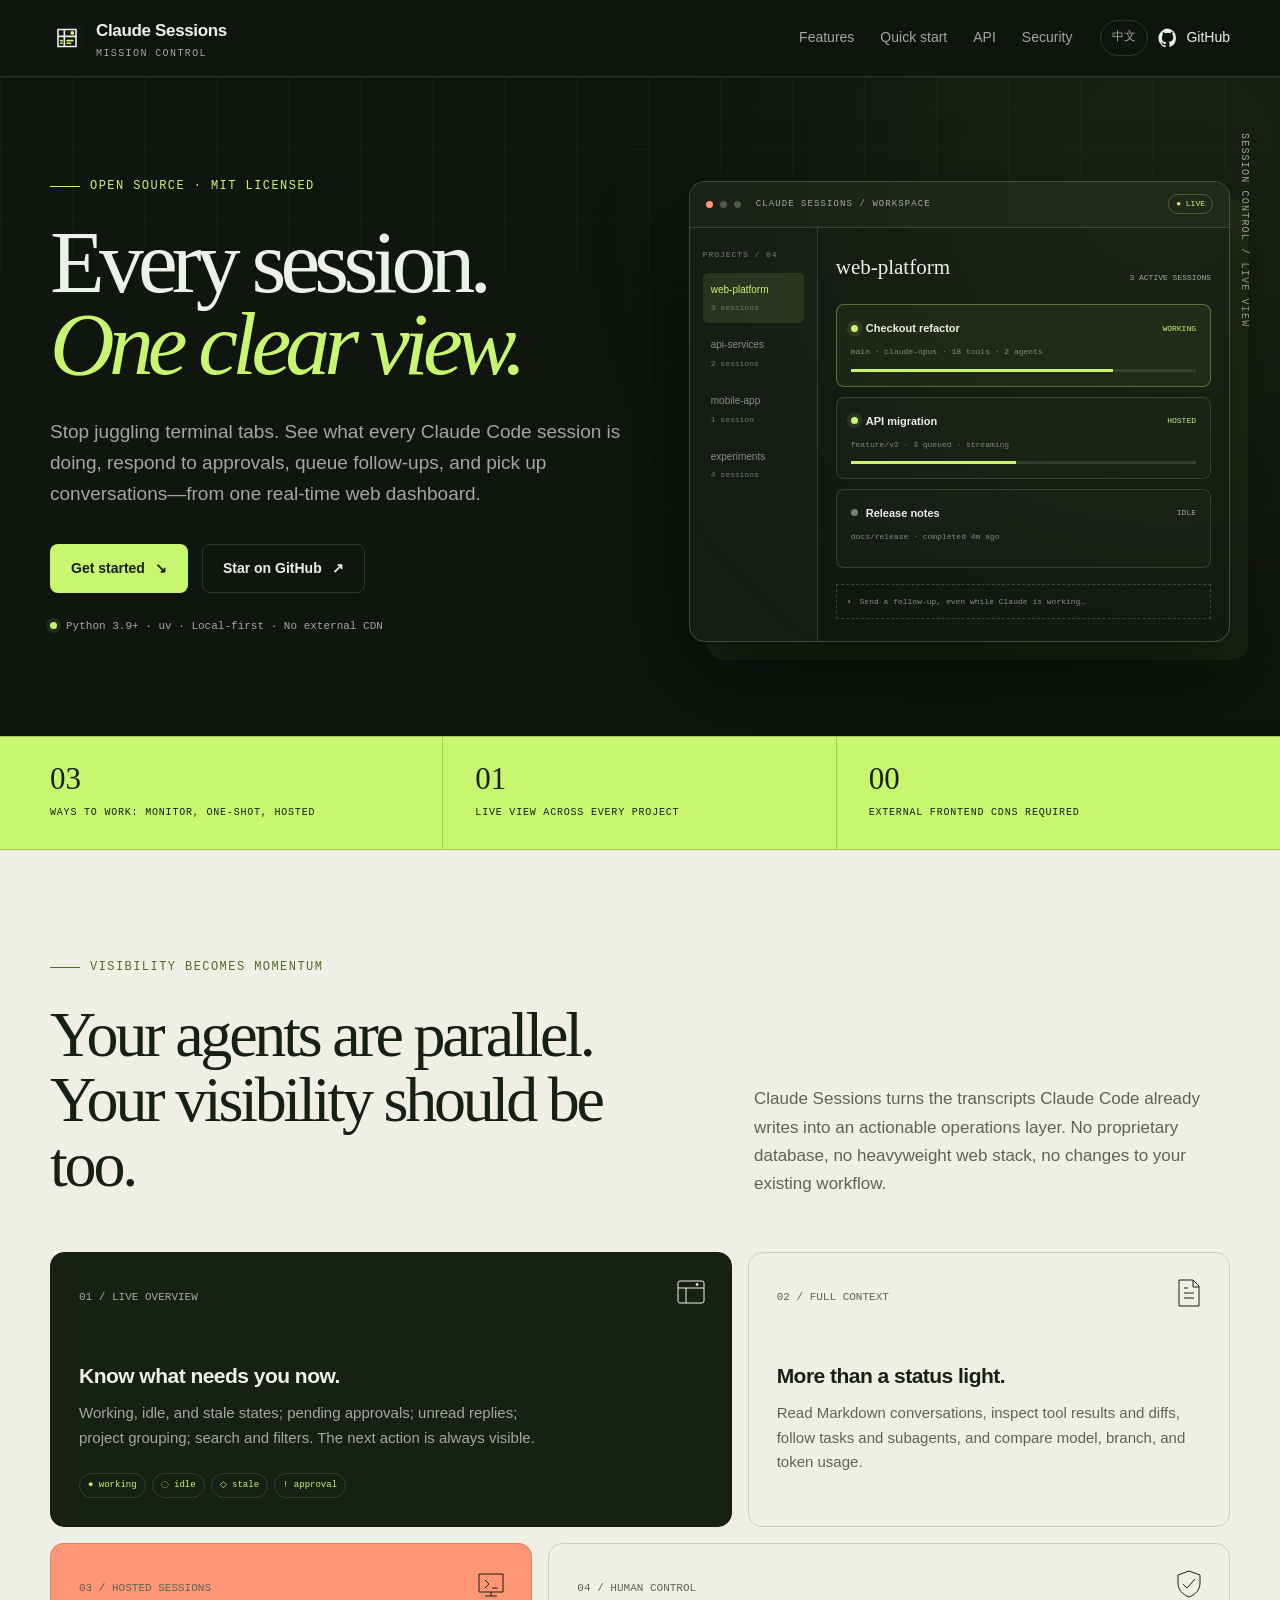
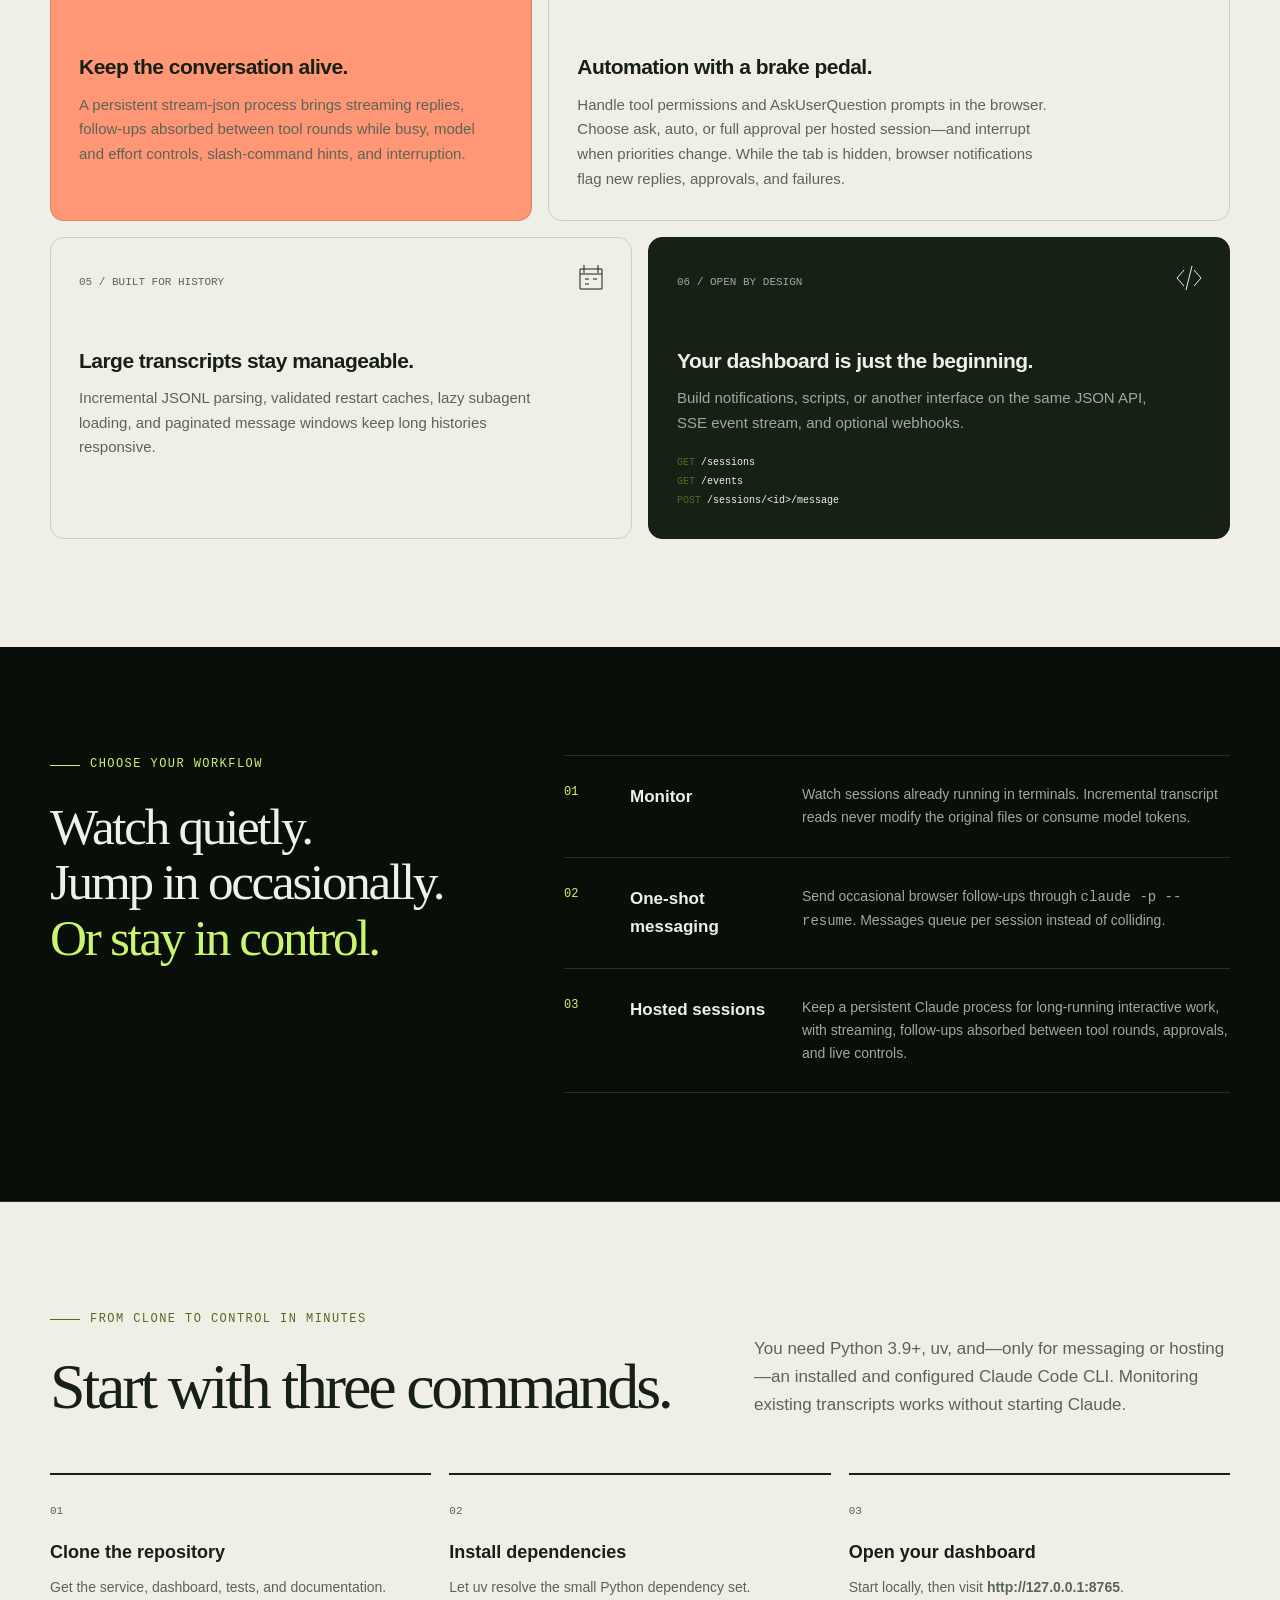
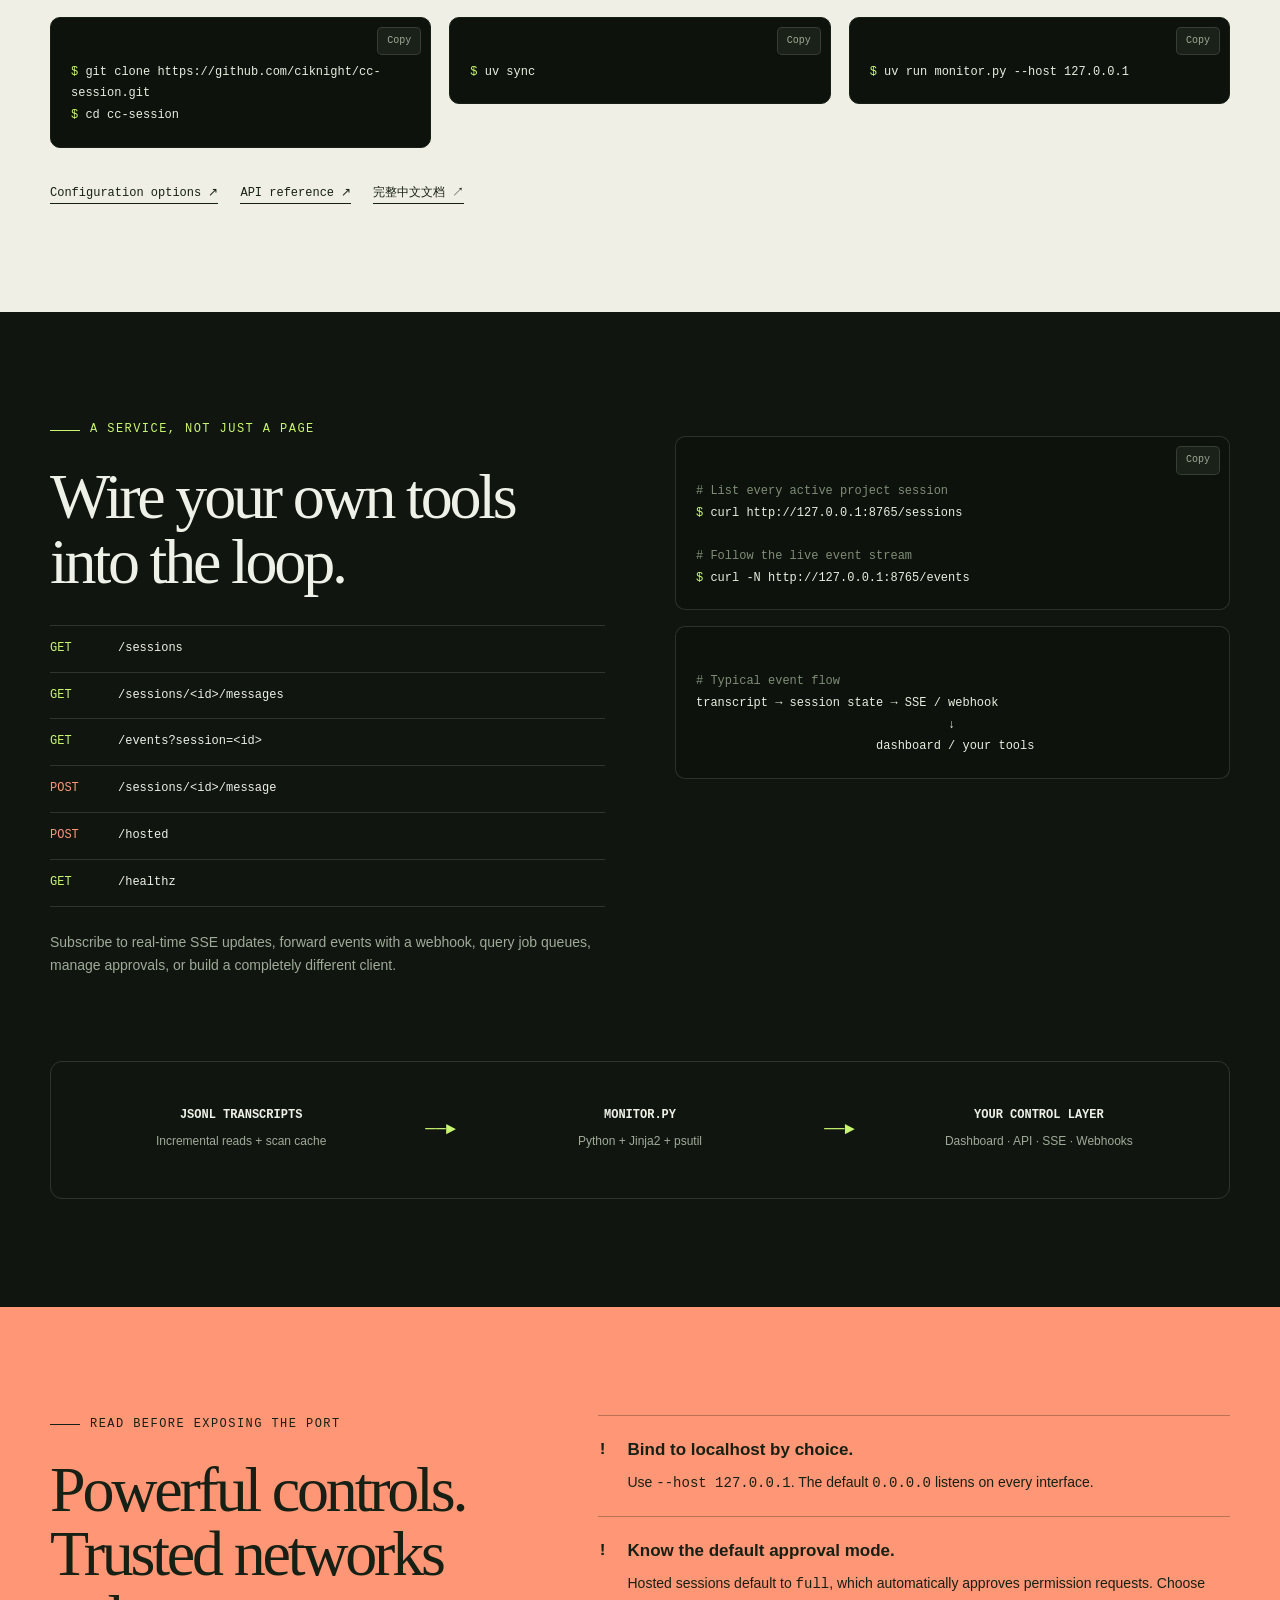
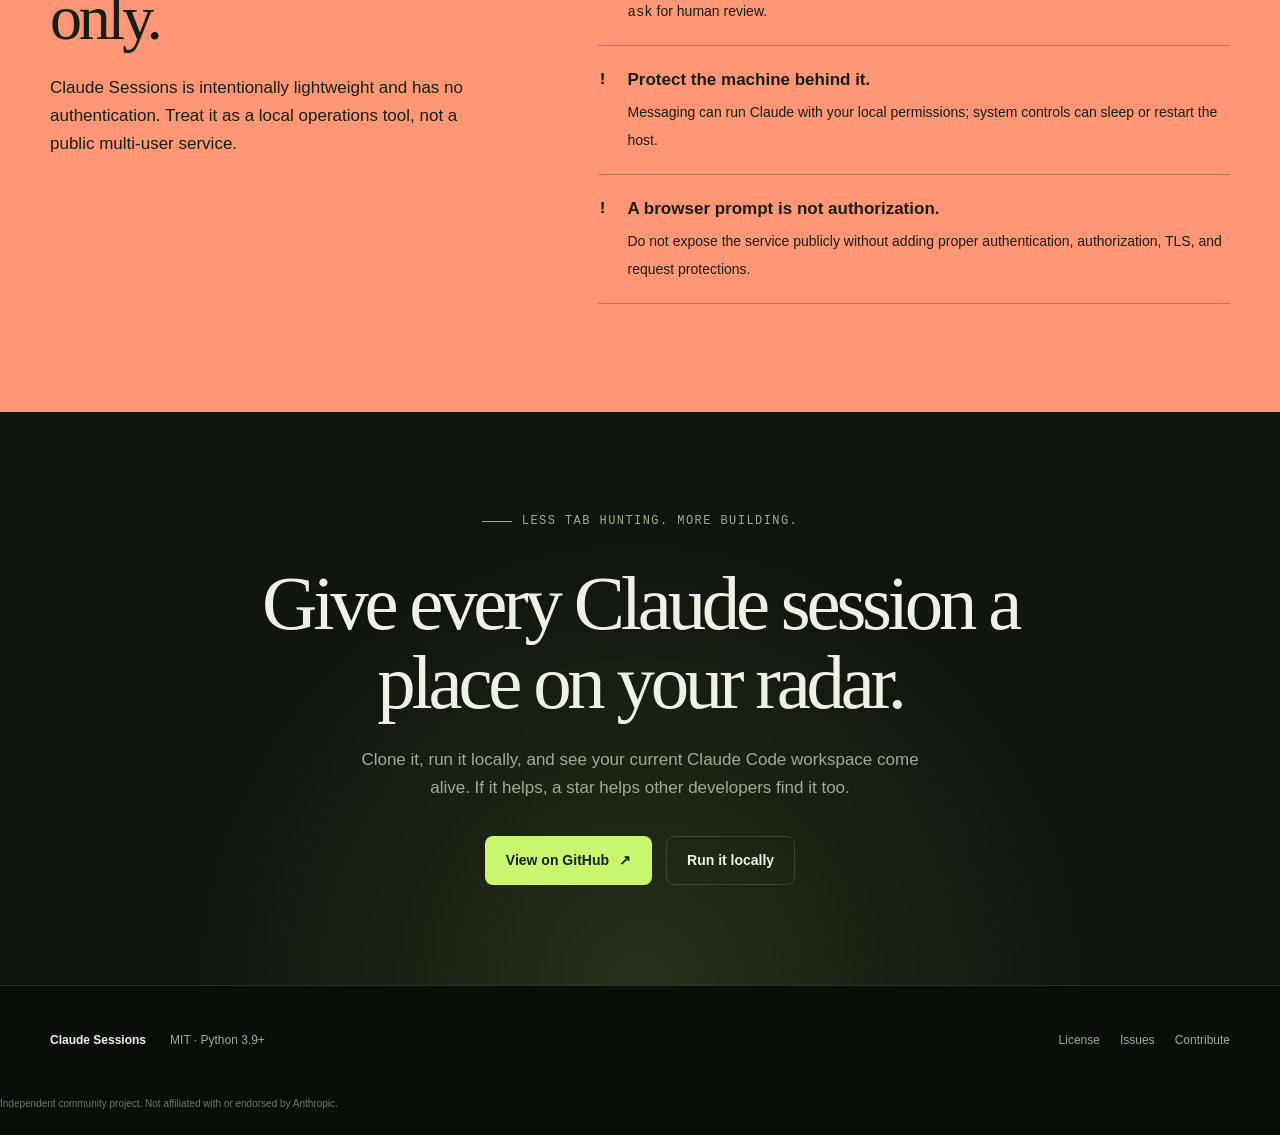
<file: docs/index.html>
<!doctype html>
<html lang="en">
<head>
  <meta charset="utf-8">
  <meta name="viewport" content="width=device-width, initial-scale=1">
  <title>Claude Sessions — Mission control for Claude Code</title>
  <meta name="description" content="Monitor, manage, and chat with every Claude Code session from one real-time, self-hosted web dashboard. Open source and MIT licensed.">
  <meta name="theme-color" content="#10150f">
  <meta property="og:type" content="website">
  <meta property="og:title" content="Claude Sessions — Every session. One clear view.">
  <meta property="og:description" content="A real-time mission control dashboard for your Claude Code sessions.">
  <meta property="og:url" content="https://ciknight.github.io/cc-session/">
  <link rel="canonical" href="https://ciknight.github.io/cc-session/">
  <link rel="alternate" hreflang="en" href="https://ciknight.github.io/cc-session/">
  <link rel="alternate" hreflang="zh-CN" href="https://ciknight.github.io/cc-session/zh-CN.html">
  <link rel="icon" href="./favicon.svg" type="image/svg+xml">
  <link rel="stylesheet" href="./styles.css">
  <script src="./site.js" defer></script>
</head>
<body>
  <a class="skip-link" href="#main">Skip to content</a>
  <header class="site-header">
    <nav class="nav container" aria-label="Main navigation">
      <a class="brand" href="./index.html" aria-label="Claude Sessions home">
        <img src="./favicon.svg" alt="" width="34" height="34">
        <span>Claude Sessions<small>MISSION CONTROL</small></span>
      </a>
      <div class="nav-links">
        <a href="#features">Features</a>
        <a href="#quickstart">Quick start</a>
        <a href="#api">API</a>
        <a href="#security">Security</a>
      </div>
      <div class="nav-actions">
        <a class="language" href="./zh-CN.html" lang="zh-CN" hreflang="zh-CN" aria-label="阅读中文版">中文</a>
        <a class="github-link" href="https://github.com/ciknight/cc-session" target="_blank" rel="noopener noreferrer" aria-label="View Claude Sessions on GitHub">
          <svg viewBox="0 0 24 24" fill="currentColor" aria-hidden="true"><path d="M12 .7a11.5 11.5 0 0 0-3.6 22.4c.6.1.8-.2.8-.5v-2c-3.3.7-4-1.4-4-1.4-.5-1.4-1.3-1.8-1.3-1.8-1.1-.7.1-.7.1-.7 1.2.1 1.8 1.2 1.8 1.2 1.1 1.8 2.8 1.3 3.5 1 .1-.8.4-1.3.8-1.6-2.7-.3-5.5-1.3-5.5-5.9 0-1.3.5-2.4 1.2-3.2-.1-.3-.5-1.5.1-3.2 0 0 1-.3 3.2 1.2a11 11 0 0 1 5.8 0C16.1 4 17.1 4.3 17.1 4.3c.6 1.7.2 2.9.1 3.2.8.8 1.2 1.9 1.2 3.2 0 4.6-2.8 5.6-5.5 5.9.4.4.8 1.1.8 2.2v3.3c0 .3.2.7.8.5A11.5 11.5 0 0 0 12 .7Z"/></svg>
          <span>GitHub</span>
        </a>
      </div>
    </nav>
  </header>

  <main id="main">
    <section class="hero">
      <div class="hero-grid container">
        <div class="hero-copy-wrap">
          <p class="eyebrow">Open source · MIT licensed</p>
          <h1 class="hero-title">Every session.<em>One clear view.</em></h1>
          <p class="hero-copy">Stop juggling terminal tabs. See what every Claude Code session is doing, respond to approvals, queue follow-ups, and pick up conversations—from one real-time web dashboard.</p>
          <div class="hero-actions">
            <a class="button button-primary" href="#quickstart">Get started <span aria-hidden="true">↘</span></a>
            <a class="button button-ghost" href="https://github.com/ciknight/cc-session" target="_blank" rel="noopener noreferrer">Star on GitHub <span aria-hidden="true">↗</span></a>
          </div>
          <p class="hero-note"><span class="status-dot" aria-hidden="true"></span> Python 3.9+ · uv · Local-first · No external CDN</p>
        </div>

        <div class="console-wrap">
          <span class="console-index" aria-hidden="true">SESSION CONTROL / LIVE VIEW</span>
          <div class="console" role="img" aria-label="Stylized preview of the Claude Sessions multi-project dashboard">
            <div class="console-bar" aria-hidden="true">
              <i></i><i></i><i></i>
              <span class="console-title">CLAUDE SESSIONS / WORKSPACE</span>
              <span class="live-pill">● LIVE</span>
            </div>
            <div class="console-body" aria-hidden="true">
              <aside class="console-side">
                <p class="console-label">PROJECTS / 04</p>
                <div class="project active">web-platform<span>3 sessions</span></div>
                <div class="project">api-services<span>2 sessions</span></div>
                <div class="project">mobile-app<span>1 session</span></div>
                <div class="project">experiments<span>4 sessions</span></div>
              </aside>
              <div class="console-main">
                <div class="console-heading"><strong>web-platform</strong><span>3 ACTIVE SESSIONS</span></div>
                <div class="session-card featured">
                  <div class="session-top"><span class="status-dot"></span><strong>Checkout refactor</strong><span class="session-state">working</span></div>
                  <p class="session-meta">main · claude-opus · 18 tools · 2 agents</p>
                  <div class="meter"><span style="width: 76%"></span></div>
                </div>
                <div class="session-card">
                  <div class="session-top"><span class="status-dot"></span><strong>API migration</strong><span class="session-state">hosted</span></div>
                  <p class="session-meta">feature/v2 · 3 queued · streaming</p>
                  <div class="meter"><span style="width: 48%"></span></div>
                </div>
                <div class="session-card">
                  <div class="session-top"><span class="status-dot" style="background:#77816f;box-shadow:none"></span><strong>Release notes</strong><span class="session-state idle">idle</span></div>
                  <p class="session-meta">docs/release · completed 4m ago</p>
                </div>
                <div class="console-command"><b>›</b> Send a follow-up, even while Claude is working…</div>
              </div>
            </div>
          </div>
        </div>
      </div>
    </section>

    <div class="signal-strip" aria-label="Project facts">
      <div class="signal-grid container">
        <div class="signal"><strong>03</strong><span>ways to work: monitor, one-shot, hosted</span></div>
        <div class="signal"><strong>01</strong><span>live view across every project</span></div>
        <div class="signal"><strong>00</strong><span>external frontend CDNs required</span></div>
      </div>
    </div>

    <section class="section section-paper" id="features">
      <div class="container">
        <div class="section-head">
          <div>
            <p class="eyebrow">Visibility becomes momentum</p>
            <h2 class="section-title">Your agents are parallel.<br>Your visibility should be too.</h2>
          </div>
          <p class="section-copy">Claude Sessions turns the transcripts Claude Code already writes into an actionable operations layer. No proprietary database, no heavyweight web stack, no changes to your existing workflow.</p>
        </div>

        <div class="feature-grid">
          <article class="feature-card dark">
            <span class="feature-number">01 / LIVE OVERVIEW</span>
            <svg class="feature-icon" viewBox="0 0 32 32" fill="none" stroke="currentColor" aria-hidden="true"><rect x="3" y="4" width="26" height="22" rx="2"/><path d="M3 11h26M11 11v15"/><circle cx="22" cy="7.5" r="1" fill="currentColor"/></svg>
            <h3>Know what needs you now.</h3>
            <p>Working, idle, and stale states; pending approvals; unread replies; project grouping; search and filters. The next action is always visible.</p>
            <div class="mini-events"><span>● working</span><span>◌ idle</span><span>◇ stale</span><span>! approval</span></div>
          </article>

          <article class="feature-card">
            <span class="feature-number">02 / FULL CONTEXT</span>
            <svg class="feature-icon" viewBox="0 0 32 32" fill="none" stroke="currentColor" aria-hidden="true"><path d="M6 3h14l6 6v20H6z"/><path d="M20 3v7h6M11 16h10M11 21h10M11 11h4"/></svg>
            <h3>More than a status light.</h3>
            <p>Read Markdown conversations, inspect tool results and diffs, follow tasks and subagents, and compare model, branch, and token usage.</p>
          </article>

          <article class="feature-card accent">
            <span class="feature-number">03 / HOSTED SESSIONS</span>
            <svg class="feature-icon" viewBox="0 0 32 32" fill="none" stroke="currentColor" aria-hidden="true"><path d="M4 6h24v18H4zM10 28h12M16 24v4"/><path d="m10 12 4 4-4 4M17 20h6"/></svg>
            <h3>Keep the conversation alive.</h3>
            <p>A persistent stream-json process brings streaming replies, follow-ups absorbed between tool rounds while busy, model and effort controls, slash-command hints, and interruption.</p>
          </article>

          <article class="feature-card">
            <span class="feature-number">04 / HUMAN CONTROL</span>
            <svg class="feature-icon" viewBox="0 0 32 32" fill="none" stroke="currentColor" aria-hidden="true"><path d="M16 3 27 7v8c0 7-4.7 11.7-11 14-6.3-2.3-11-7-11-14V7z"/><path d="m10 16 4 4 8-9"/></svg>
            <h3>Automation with a brake pedal.</h3>
            <p>Handle tool permissions and AskUserQuestion prompts in the browser. Choose ask, auto, or full approval per hosted session—and interrupt when priorities change. While the tab is hidden, browser notifications flag new replies, approvals, and failures.</p>
          </article>

          <article class="feature-card">
            <span class="feature-number">05 / BUILT FOR HISTORY</span>
            <svg class="feature-icon" viewBox="0 0 32 32" fill="none" stroke="currentColor" aria-hidden="true"><path d="M5 7h22v20H5zM9 3v8M23 3v8M5 12h22"/><path d="M10 17h4M18 17h4M10 22h4"/></svg>
            <h3>Large transcripts stay manageable.</h3>
            <p>Incremental JSONL parsing, validated restart caches, lazy subagent loading, and paginated message windows keep long histories responsive.</p>
          </article>

          <article class="feature-card dark">
            <span class="feature-number">06 / OPEN BY DESIGN</span>
            <svg class="feature-icon" viewBox="0 0 32 32" fill="none" stroke="currentColor" aria-hidden="true"><path d="M11 8 4 16l7 8M21 8l7 8-7 8M19 4l-6 24"/></svg>
            <h3>Your dashboard is just the beginning.</h3>
            <p>Build notifications, scripts, or another interface on the same JSON API, SSE event stream, and optional webhooks.</p>
            <div class="endpoint-lines"><b>GET</b> /sessions<br><b>GET</b> /events<br><b>POST</b> /sessions/&lt;id&gt;/message</div>
          </article>
        </div>
      </div>
    </section>

    <section class="statement" id="workflows">
      <div class="statement-grid container">
        <div>
          <p class="eyebrow">Choose your workflow</p>
          <h2 class="statement-title">Watch quietly.<br>Jump in occasionally.<br><span class="lime">Or stay in control.</span></h2>
        </div>
        <div class="workflow-list">
          <article class="workflow">
            <span class="workflow-number">01</span>
            <h3>Monitor</h3>
            <p>Watch sessions already running in terminals. Incremental transcript reads never modify the original files or consume model tokens.</p>
          </article>
          <article class="workflow">
            <span class="workflow-number">02</span>
            <h3>One-shot messaging</h3>
            <p>Send occasional browser follow-ups through <code>claude -p --resume</code>. Messages queue per session instead of colliding.</p>
          </article>
          <article class="workflow">
            <span class="workflow-number">03</span>
            <h3>Hosted sessions</h3>
            <p>Keep a persistent Claude process for long-running interactive work, with streaming, follow-ups absorbed between tool rounds, approvals, and live controls.</p>
          </article>
        </div>
      </div>
    </section>

    <section class="section section-paper" id="quickstart">
      <div class="container">
        <div class="section-head">
          <div>
            <p class="eyebrow">From clone to control in minutes</p>
            <h2 class="section-title">Start with three commands.</h2>
          </div>
          <p class="section-copy">You need Python 3.9+, uv, and—only for messaging or hosting—an installed and configured Claude Code CLI. Monitoring existing transcripts works without starting Claude.</p>
        </div>

        <div class="steps">
          <article class="step">
            <h3>Clone the repository</h3>
            <p>Get the service, dashboard, tests, and documentation.</p>
            <div class="code-block">
              <button class="copy-button" type="button" data-copy="git clone https://github.com/ciknight/cc-session.git &amp;&amp; cd cc-session" aria-label="Copy clone command">Copy</button>
              <pre><span class="prompt">$</span> git clone https://github.com/ciknight/cc-session.git
<span class="prompt">$</span> cd cc-session</pre>
            </div>
          </article>
          <article class="step">
            <h3>Install dependencies</h3>
            <p>Let uv resolve the small Python dependency set.</p>
            <div class="code-block">
              <button class="copy-button" type="button" data-copy="uv sync" aria-label="Copy dependency installation command">Copy</button>
              <pre><span class="prompt">$</span> uv sync</pre>
            </div>
          </article>
          <article class="step">
            <h3>Open your dashboard</h3>
            <p>Start locally, then visit <strong>http://127.0.0.1:8765</strong>.</p>
            <div class="code-block">
              <button class="copy-button" type="button" data-copy="uv run monitor.py --host 127.0.0.1" aria-label="Copy server start command">Copy</button>
              <pre><span class="prompt">$</span> uv run monitor.py --host 127.0.0.1</pre>
            </div>
          </article>
        </div>
        <div class="quick-links">
          <a class="text-link" href="https://github.com/ciknight/cc-session#configuration" target="_blank" rel="noopener noreferrer">Configuration options ↗</a>
          <a class="text-link" href="https://github.com/ciknight/cc-session#json-api-sse-and-webhooks" target="_blank" rel="noopener noreferrer">API reference ↗</a>
          <a class="text-link" href="https://github.com/ciknight/cc-session/blob/main/README.zh-CN.md" target="_blank" rel="noopener noreferrer">完整中文文档 ↗</a>
        </div>
      </div>
    </section>

    <section class="section" id="api">
      <div class="container">
        <div class="api-grid">
          <div>
            <p class="eyebrow">A service, not just a page</p>
            <h2 class="section-title">Wire your own tools into the loop.</h2>
            <ul class="api-list">
              <li><b>GET</b><span>/sessions</span></li>
              <li><b>GET</b><span>/sessions/&lt;id&gt;/messages</span></li>
              <li><b>GET</b><span>/events?session=&lt;id&gt;</span></li>
              <li><b class="post">POST</b><span>/sessions/&lt;id&gt;/message</span></li>
              <li><b class="post">POST</b><span>/hosted</span></li>
              <li><b>GET</b><span>/healthz</span></li>
            </ul>
            <p class="api-note">Subscribe to real-time SSE updates, forward events with a webhook, query job queues, manage approvals, or build a completely different client.</p>
          </div>
          <div>
            <div class="code-block">
              <button class="copy-button" type="button" data-copy="curl http://127.0.0.1:8765/sessions" aria-label="Copy sessions API example">Copy</button>
              <pre><span class="comment"># List every active project session</span>
<span class="prompt">$</span> curl http://127.0.0.1:8765/sessions

<span class="comment"># Follow the live event stream</span>
<span class="prompt">$</span> curl -N http://127.0.0.1:8765/events</pre>
            </div>
            <div class="code-block">
              <pre><span class="comment"># Typical event flow</span>
transcript → session state → SSE / webhook
                                   ↓
                         dashboard / your tools</pre>
            </div>
          </div>
        </div>

        <div class="architecture">
          <div class="architecture-flow" aria-label="Architecture: transcript files to monitor service to dashboard and integrations">
            <div class="arch-node"><strong>JSONL TRANSCRIPTS</strong><span>Incremental reads + scan cache</span></div>
            <span class="arch-arrow" aria-hidden="true">──►</span>
            <div class="arch-node"><strong>MONITOR.PY</strong><span>Python + Jinja2 + psutil</span></div>
            <span class="arch-arrow" aria-hidden="true">──►</span>
            <div class="arch-node"><strong>YOUR CONTROL LAYER</strong><span>Dashboard · API · SSE · Webhooks</span></div>
          </div>
        </div>
      </div>
    </section>

    <section class="section security" id="security">
      <div class="security-grid container">
        <div>
          <p class="eyebrow">Read before exposing the port</p>
          <h2 class="security-title">Powerful controls.<br>Trusted networks only.</h2>
          <p class="security-intro">Claude Sessions is intentionally lightweight and has no authentication. Treat it as a local operations tool, not a public multi-user service.</p>
        </div>
        <ul class="security-list">
          <li><strong>Bind to localhost by choice.</strong><span>Use <code>--host 127.0.0.1</code>. The default <code>0.0.0.0</code> listens on every interface.</span></li>
          <li><strong>Know the default approval mode.</strong><span>Hosted sessions default to <code>full</code>, which automatically approves permission requests. Choose <code>ask</code> for human review.</span></li>
          <li><strong>Protect the machine behind it.</strong><span>Messaging can run Claude with your local permissions; system controls can sleep or restart the host.</span></li>
          <li><strong>A browser prompt is not authorization.</strong><span>Do not expose the service publicly without adding proper authentication, authorization, TLS, and request protections.</span></li>
        </ul>
      </div>
    </section>

    <section class="closing">
      <div class="closing-inner container">
        <p class="eyebrow" style="justify-content:center">Less tab hunting. More building.</p>
        <h2 class="closing-title">Give every Claude session a place on your radar.</h2>
        <p>Clone it, run it locally, and see your current Claude Code workspace come alive. If it helps, a star helps other developers find it too.</p>
        <div class="hero-actions">
          <a class="button button-primary" href="https://github.com/ciknight/cc-session" target="_blank" rel="noopener noreferrer">View on GitHub <span aria-hidden="true">↗</span></a>
          <a class="button button-ghost" href="#quickstart">Run it locally</a>
        </div>
      </div>
    </section>
  </main>

  <footer class="site-footer">
    <div class="footer container">
      <span class="footer-brand">Claude Sessions</span>
      <span>MIT · Python 3.9+</span>
      <div class="footer-links">
        <a href="https://github.com/ciknight/cc-session/blob/main/LICENSE" target="_blank" rel="noopener noreferrer">License</a>
        <a href="https://github.com/ciknight/cc-session/issues" target="_blank" rel="noopener noreferrer">Issues</a>
        <a href="https://github.com/ciknight/cc-session#contributing" target="_blank" rel="noopener noreferrer">Contribute</a>
      </div>
    </div>
    <p class="disclaimer container">Independent community project. Not affiliated with or endorsed by Anthropic.</p>
  </footer>
  <div id="copy-status" class="sr-only" role="status" aria-live="polite"></div>
</body>
</html>
</file>
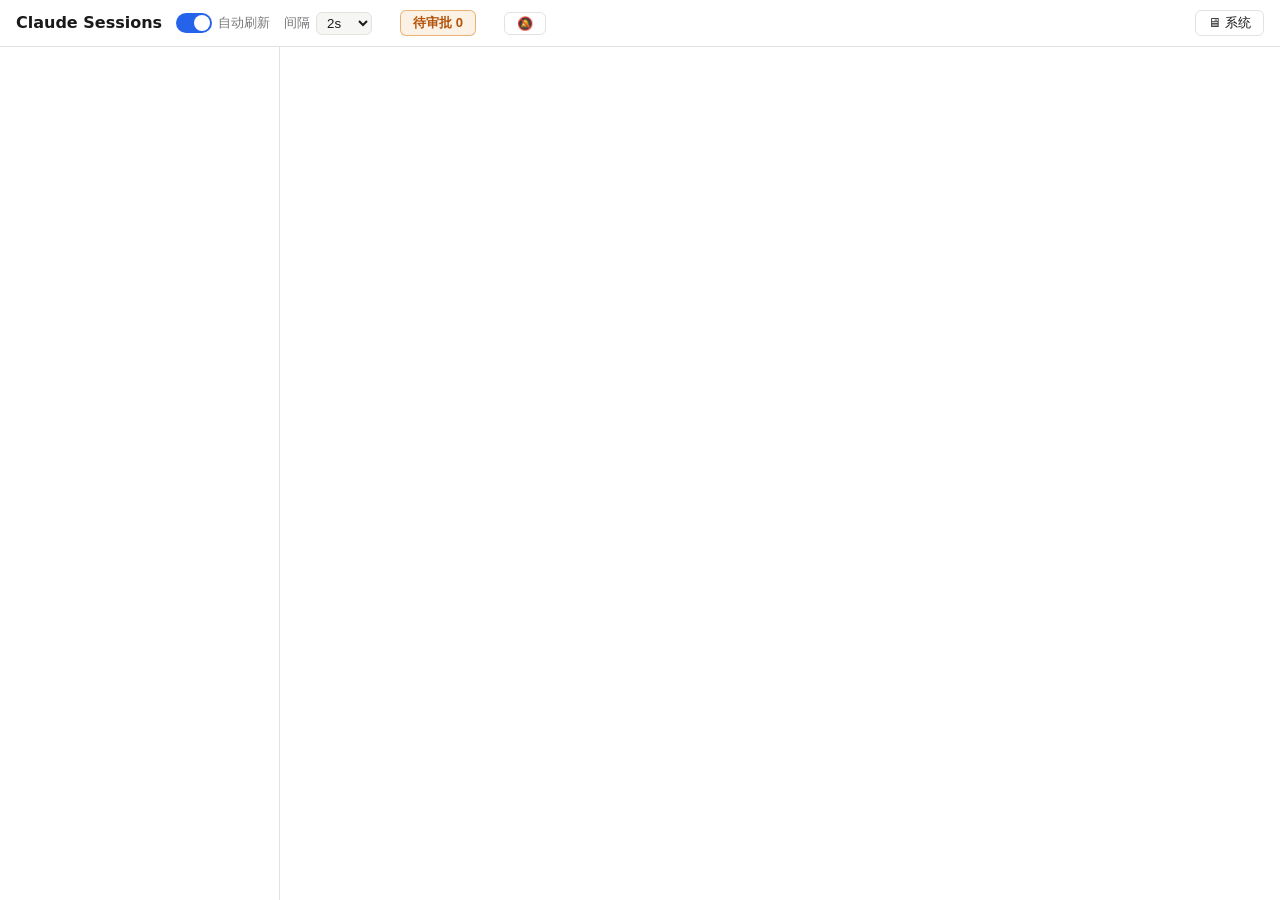
<file: templates/index.html>
<!doctype html>
<html lang="zh">
<head>
<meta charset="utf-8">
<meta name="viewport" content="width=device-width,initial-scale=1,interactive-widget=resizes-content">
<title>Claude Sessions 监控</title>
<script src="/static/marked.min.js"></script>
<script src="/static/purify.min.js"></script>
<style>
:root{--bg:#fff;--fg:#1a1a1a;--card:#f6f6f4;--card2:#efefec;--mut:#777;--bd:#e2e2de;--acc:#2563eb;--accbg:#dbeafe;--keyboard-height:0px}
@media(prefers-color-scheme:dark){:root{--bg:#1b1b1a;--fg:#eee;--card:#262625;--card2:#2e2d2c;--mut:#999;--bd:#3a3a38;--acc:#60a5fa;--accbg:#1e3a5f}}
*{box-sizing:border-box}
html{height:100%;margin:0}
body{height:calc(100% - var(--keyboard-height,0px));margin:0;font:14px/1.55 system-ui,sans-serif;background:var(--bg);color:var(--fg);display:flex;flex-direction:column}
header{display:flex;align-items:center;gap:14px;flex-wrap:wrap;padding:10px 16px;border-bottom:1px solid var(--bd);flex:none}
h1{font-size:16px;margin:0}
.hdr-label-short,.hdr-break{display:none}
.ctl{display:flex;align-items:center;gap:6px;font-size:13px;color:var(--mut)}
select{background:var(--card);color:var(--fg);border:1px solid var(--bd);border-radius:6px;padding:2px 6px}
/* 开关 */
.sw{position:relative;display:inline-block;width:36px;height:20px}
.sw input{display:none}
.sw i{position:absolute;inset:0;background:var(--bd);border-radius:20px;transition:.2s;cursor:pointer}
.sw i:before{content:"";position:absolute;width:16px;height:16px;left:2px;top:2px;background:#fff;border-radius:50%;transition:.2s}
.sw input:checked+i{background:var(--acc)}
.sw input:checked+i:before{transform:translateX(16px)}
/* 布局 */
#app{flex:1;display:grid;grid-template-columns:280px 1fr;min-height:0}
aside{border-right:1px solid var(--bd);overflow-y:auto;padding:8px}
main{overflow-y:auto;padding:12px 18px;min-width:0}
/* 项目列表 */
.pitem{padding:8px 10px;border-radius:8px;cursor:pointer;margin:2px 0;border:1px solid transparent;position:relative}
.pitem:hover{background:var(--card)}
.pitem.active{background:var(--card);border-color:var(--bd)}
.newbtn{position:absolute;right:8px;top:50%;transform:translateY(-50%);background:none;
        border:1px solid var(--bd);border-radius:6px;color:var(--mut);cursor:pointer;
        font-size:13px;line-height:1;padding:4px 8px}
.newbtn:hover{border-color:var(--acc);color:var(--fg)}
.pname{font-weight:600;font-size:14px;overflow:hidden;text-overflow:ellipsis;white-space:nowrap}
.pmeta{font-size:12px;color:var(--mut)}
/* 会话卡片与稳定的项目内工具栏 */
.list-toolbar{display:flex;align-items:flex-end;gap:10px;flex-wrap:wrap;margin:12px 0}
.list-toolbar label{display:block;font-size:12px;color:var(--mut);margin-bottom:3px}
.list-search{flex:1 1 220px;min-width:0}
.list-toolbar input{width:100%;min-width:0;background:var(--bg);color:var(--fg);border:1px solid var(--bd);border-radius:6px;padding:4px 8px;font:inherit}
.list-toolbar select{font:inherit;padding:4px 6px}
.list-toolbar input:focus-visible,.list-toolbar select:focus-visible,.list-toolbar button:focus-visible{outline:2px solid var(--acc);outline-offset:2px}
.scard{background:var(--card);border:1px solid var(--bd);border-radius:8px;padding:10px 12px;margin:8px 0;cursor:pointer}
.scard:hover{border-color:var(--acc)}
.stitle{font-weight:600;margin:2px 0}
.b{display:inline-block;padding:1px 8px;border-radius:10px;font-size:12px;color:#fff;white-space:nowrap}
.working{background:#d97706}.idle{background:#16a34a}.stale{background:#888}
.chip{display:inline-block;padding:0 7px;border:1px solid var(--bd);border-radius:10px;font-size:12px;color:var(--mut);margin:1px 2px;background:var(--card)}
.chip.warn{color:#b45309;border-color:rgba(217,119,6,.4);background:rgba(217,119,6,.10)}
.mut{color:var(--mut);font-size:12px}
.grid{display:flex;gap:14px;flex-wrap:wrap;margin:6px 0;font-size:12px;color:var(--mut)}
.grid b{color:var(--fg);font-weight:600}
ul{margin:6px 0;padding-left:18px}
.completed{text-decoration:line-through;color:var(--mut)}
.in_progress{font-weight:600}
h4,h5{margin:10px 0 2px;font-size:12px;color:var(--mut);font-weight:600;text-transform:uppercase;letter-spacing:.04em}
.fold{margin:8px 0 2px}
.fold>summary{font-size:12px;color:var(--mut);font-weight:600;text-transform:uppercase;letter-spacing:.04em;cursor:pointer;list-style:none;user-select:none}
.fold>summary::-webkit-details-marker{display:none}
.fold>summary:before{content:"▸ "}
.fold[open]>summary:before{content:"▾ "}
.fold ul{max-height:300px;overflow-y:auto}
.empty{color:var(--mut);padding:40px;text-align:center}
#err{color:#dc2626;font-size:12px}
.back{background:none;border:1px solid var(--bd);border-radius:6px;color:var(--fg);padding:3px 12px;cursor:pointer;font-size:13px}
.back:hover{border-color:var(--acc)}
/* 对话 */
.msg{margin:10px 0}
.mhead{font-size:11px;color:var(--mut);margin-bottom:2px}
.ubody{background:var(--accbg);border-radius:10px;padding:8px 12px;white-space:pre-wrap;word-break:break-word;max-width:85%}
.msg.user{display:flex;flex-direction:column;align-items:flex-end}
.msg.user .mhead{text-align:right}
.msg.user.pending{opacity:.55}
.msg.user.pending.failed{opacity:1}
.msg.user.pending.failed .mhead{color:#ef4444}
.abody{max-width:100%;word-break:break-word}
.abody pre{background:var(--card2);border:1px solid var(--bd);border-radius:6px;padding:8px 10px;overflow-x:auto;font-size:12.5px}
.abody code{font-family:ui-monospace,monospace;font-size:12.5px;background:var(--card2);padding:0 3px;border-radius:4px}
.abody pre code{background:none;padding:0}
.abody p{margin:4px 0}
.abody h1,.abody h2,.abody h3{font-size:15px;margin:8px 0 4px}
.abody table{border-collapse:collapse}.abody td,.abody th{border:1px solid var(--bd);padding:2px 8px;font-size:13px}
.tool{font:12px ui-monospace,monospace;color:var(--mut);background:var(--card2);border:1px solid var(--bd);border-radius:6px;padding:2px 8px;margin:3px 0;overflow:hidden;text-overflow:ellipsis;white-space:nowrap;max-width:100%}
.terror{font-size:12px;color:#dc2626;background:rgba(220,38,38,.08);border-radius:6px;padding:2px 8px;margin:3px 0}
.apierr{font-size:12px;color:#b45309;background:rgba(217,119,6,.10);border:1px solid rgba(217,119,6,.4);
  border-radius:6px;padding:6px 10px;margin:8px 0;white-space:pre-wrap}
.tool-details{margin:3px 0;font-size:12px}
.tool-details>summary{cursor:pointer;color:var(--mut);font-family:ui-monospace,monospace;
  background:var(--card2);border:1px solid var(--bd);border-radius:6px;padding:2px 8px;
  overflow:hidden;text-overflow:ellipsis;white-space:nowrap}
.tool-out{margin:4px 0;max-height:320px;overflow:auto;background:var(--card2);
  border:1px solid var(--bd);border-radius:6px;padding:6px 8px;white-space:pre-wrap;
  font:12px ui-monospace,monospace}
.diff-add{color:#16a34a}.diff-del{color:#dc2626}.diff-hunk{color:var(--acc)}
.cmd{background:var(--card2);border:1px solid var(--bd);border-radius:6px;padding:4px 10px;font-size:12.5px;display:inline-block;margin:2px 0}
/* 工具卡：按工具类型给出颜色、状态与摘要 */
.tool-details>summary{display:flex;align-items:center;gap:6px}
.tool-kind{flex:none;font-weight:600;color:var(--fg)}
.tool-value{flex:1;min-width:0;overflow:hidden;text-overflow:ellipsis;white-space:nowrap;color:var(--mut)}
.tool-stats{flex:none;font-size:11px;color:#16a34a}
.tool-stats .del{color:#dc2626}
.tool-status{flex:none;font-size:10px;border-radius:4px;padding:0 5px;border:1px solid var(--bd);color:var(--mut)}
.tool-status.running{color:#2563eb;border-color:rgba(37,99,235,.4);background:rgba(37,99,235,.08)}
.tool-status.done{color:#16a34a;border-color:rgba(22,163,74,.35);background:rgba(22,163,74,.08)}
.tool-status.error{color:#dc2626;border-color:rgba(220,38,38,.4);background:rgba(220,38,38,.08)}
.tool-status.stale{color:var(--mut);border-style:dashed}
.tool-cat-bash>summary{border-left:3px solid #16a34a}
.tool-cat-edit>summary{border-left:3px solid #d97706}
.tool-cat-search>summary{border-left:3px solid #64748b}
.tool-cat-agent>summary{border-left:3px solid #a855f7}
.tool-cat-task>summary{border-left:3px solid #8b5cf6}
.tool-cat-web>summary{border-left:3px solid #0ea5e9}
.tool-group{margin:4px 0}
.tool-group>summary{cursor:pointer;font:12px ui-monospace,monospace;color:var(--mut);
  background:var(--card2);border:1px solid var(--bd);border-radius:6px;padding:3px 8px;
  display:flex;align-items:center;gap:6px;overflow:hidden}
.tool-group>summary .tool-count{flex:none;border:1px solid var(--bd);border-radius:8px;padding:0 5px;font-size:10px}
.tool-group-body{padding-left:10px;border-left:1px dashed var(--bd);margin:2px 0 4px 4px}
/* 子代理卡片 */
.agent-card{margin:5px 0;border:1px solid var(--bd);border-left:3px solid #a855f7;border-radius:8px;background:var(--card);padding:6px 9px}
.agent-card>summary{cursor:pointer;display:flex;align-items:center;gap:6px;flex-wrap:wrap;color:var(--mut);font-size:12px}
.agent-name{font-weight:600;color:var(--fg)}
.agent-desc{min-width:0;overflow:hidden;text-overflow:ellipsis;white-space:nowrap}
.agent-badge{flex:none;font-size:10px;border:1px solid var(--bd);border-radius:8px;padding:0 5px}
.agent-body{margin-top:5px;font-size:12px}
.agent-prompt{white-space:pre-wrap;max-height:160px;overflow:auto;background:var(--card2);border-radius:6px;padding:5px 7px;margin:4px 0}
.agent-actions{display:flex;gap:8px;margin-top:4px}
.agent-actions .back{font-size:11px;padding:1px 8px}
/* 后台任务条 */
#bgstrip{flex:none;margin:0 18px;padding:4px 0;display:flex;gap:6px;flex-wrap:nowrap;overflow:hidden;align-items:center;border-bottom:1px solid var(--bd)}
#bgstrip[hidden]{display:none}
.bgchip{font:inherit;font-size:11px;border:1px solid rgba(168,85,247,.35);background:rgba(168,85,247,.08);
  border-radius:10px;padding:1px 7px;color:var(--mut);cursor:pointer;max-width:100%;overflow:hidden;text-overflow:ellipsis;white-space:nowrap}
.bgchip b{color:var(--fg);font-weight:600}
/* 后台任务条折叠：只留一行（第一个 chip + 计数），点计数展开、点 ⌃ 收回 */
#bgstrip .bgchip~.bgchip{display:none}
.bgmore,.bgcollapse{flex:none;font:inherit;font-size:11px;line-height:1.4;
  border:1px solid rgba(168,85,247,.35);background:rgba(168,85,247,.08);border-radius:10px;
  padding:1px 7px;color:var(--mut);cursor:pointer}
.bgmore{display:inline-block}
.bgcollapse{display:none;border-color:var(--bd);background:var(--card2)}
/* 展开：恢复换行并整体限高滚动，收起按钮固定在条首 */
#bgstrip.bgexpanded{flex-wrap:wrap;max-height:min(30vh,240px);overflow-y:auto}
#bgstrip.bgexpanded .bgchip~.bgchip{display:inline-block}
#bgstrip.bgexpanded .bgmore{display:none}
#bgstrip.bgexpanded .bgcollapse{display:inline-block;position:sticky;top:0;align-self:flex-start;z-index:1}
/* 压缩 / 思考 */
.compact-card{margin:6px 0;border:1px solid var(--bd);border-left:3px solid #64748b;border-radius:6px;
  background:var(--card2);padding:3px 8px;font:12px ui-monospace,monospace;color:var(--mut)}
.compact-card b{color:var(--fg)}
.compact-summary{margin:2px 0 6px}
.thinking{margin:3px 0;font-size:12px}
.thinking>summary{cursor:pointer;color:var(--mut)}
.think-body{white-space:pre-wrap;border-left:2px solid var(--bd);padding:3px 8px;margin:3px 0;color:var(--mut);max-height:240px;overflow:auto}
/* 消息复制 / 图片灯箱 / 连接状态 / token chip */
.mhead{display:flex;align-items:center;gap:8px}
.msg.user .mhead{justify-content:flex-end}
.copybtn{background:none;border:none;color:var(--mut);cursor:pointer;font:inherit;padding:0 3px;opacity:.55}
.copybtn:hover{opacity:1;color:var(--acc)}
.msg.user .mhead .copybtn{order:-1}
#lightbox{position:fixed;inset:0;z-index:500;background:rgba(0,0,0,.82);display:flex;align-items:center;justify-content:center}
#lightbox[hidden]{display:none}
#lightbox img{max-width:92vw;max-height:90vh;object-fit:contain;border-radius:6px}
#lightbox button{position:absolute;right:18px;top:14px;background:rgba(255,255,255,.12);color:#fff;border:none;border-radius:50%;width:34px;height:34px;font-size:20px;cursor:pointer}
img.msg-image{cursor:zoom-in}
#connbadge{display:none}
.tok-chip{flex:none;border:1px solid var(--bd);border-radius:10px;padding:0 7px;font-size:12px;color:var(--mut);cursor:pointer;background:var(--card)}
.tok-chip:hover{border-color:var(--acc)}
.tok-chip[hidden]{display:none}
/* 待审批卡片：权限 / 计划 / 问答共用 */
.inter-card{background:var(--card);border:1px solid var(--bd);border-left:3px solid #d97706;
  border-radius:8px;padding:10px 14px;margin:10px 0}
.inter-head{display:flex;align-items:center;gap:8px;flex-wrap:wrap;margin-bottom:6px}
.inter-kind{font-size:11px;font-weight:600;letter-spacing:.04em;color:#b45309;
  background:rgba(217,119,6,.12);border-radius:4px;padding:1px 7px}
.inter-tool{font:12px ui-monospace,monospace;color:var(--mut)}
.inter-reason{font-size:12.5px;color:var(--mut);white-space:pre-wrap;margin-bottom:6px}
.inter-card pre,.inter-preview{margin:4px 0;max-height:240px;overflow:auto;background:var(--card2);
  border:1px solid var(--bd);border-radius:6px;padding:6px 8px;white-space:pre-wrap;
  font:12px ui-monospace,monospace}
.inter-actions{display:flex;flex-wrap:wrap;gap:8px;justify-content:flex-end;margin-top:10px}
.ibtn{font:inherit;font-size:13px;padding:4px 14px;border-radius:6px;cursor:pointer;
  border:1px solid var(--bd);background:var(--card);color:var(--fg)}
.ibtn:hover{border-color:var(--acc)}
.ibtn:disabled{opacity:.5;cursor:not-allowed;filter:none}
.ibtn.primary{background:var(--acc);border-color:var(--acc);color:#fff}
.ibtn.primary:hover{filter:brightness(1.08)}
.ibtn.secondary{background:none;border-color:var(--acc);color:var(--acc)}
.ibtn.danger{background:none;border-color:#dc2626;color:#dc2626}
.ibtn.danger:hover{background:rgba(220,38,38,.08)}
/* 问答：选项整行可选，选中高亮。
   问题列表限高约四问，超出在卡片内滚动，头部与提交按钮始终可见 */
.choice-list{max-height:min(46vh,440px);overflow-y:auto;overscroll-behavior:contain;
  padding-right:2px}
.choice-q+.choice-q{margin-top:10px;padding-top:10px;border-top:1px solid var(--bd)}
.choice-head{font-size:11px;letter-spacing:.04em;text-transform:uppercase;color:var(--mut);margin-bottom:2px}
.choice-text{margin-bottom:6px}
.choice-opt{position:relative;display:flex;flex-direction:column;gap:2px;width:100%;
  margin:4px 0;padding:6px 10px;border:1px solid var(--bd);border-radius:6px;
  background:var(--bg);cursor:pointer}
.choice-opt:hover{border-color:var(--acc)}
.choice-opt:has(input:checked){border-color:var(--acc);background:var(--accbg)}
.choice-opt:focus-within{outline:2px solid var(--acc);outline-offset:1px}
.choice-opt input{position:absolute;opacity:0;pointer-events:none}
.opt-desc{font-size:12px;color:var(--mut)}
.opt-preview{display:block;margin-top:2px;white-space:pre-wrap;overflow:auto;max-height:180px;
  font:11px ui-monospace,monospace;color:var(--mut);background:var(--card2);
  border:1px solid var(--bd);border-radius:4px;padding:4px 6px}
.choice-free{width:100%;margin-top:6px;background:var(--bg);color:var(--fg);
  border:1px solid var(--bd);border-radius:6px;padding:6px 8px;font:inherit;font-size:13px}
.choice-free:focus{outline:none;border-color:var(--acc)}
#pendingbadge,.chip.pending{border-color:rgba(217,119,6,.5);background:rgba(217,119,6,.10);
  color:#b45309;font-weight:600}
#hostedbadge{border-color:rgba(22,163,74,.45);background:rgba(22,163,74,.10);
  color:#15803d;font-weight:600}
.dot{display:inline-block;width:8px;height:8px;border-radius:50%;margin-right:6px;vertical-align:middle}
.dot.run{background:#f59e0b;animation:dotpulse 1.2s ease-in-out infinite}
.dot.done{background:#9ca3af}
.dot.stale{background:transparent;border:2px solid #9ca3af;width:6px;height:6px}
.dot.err{background:#ef4444}
@keyframes dotpulse{0%,100%{opacity:1}50%{opacity:.35}}
@media(prefers-color-scheme:dark){
  .inter-card{border-left-color:#f59e0b}
  .inter-kind{color:#fbbf24;background:rgba(217,119,6,.18)}
  #pendingbadge,.chip.pending{color:#fbbf24}
  #hostedbadge{color:#86efac}
}
.sysbody{font-size:12.5px;color:var(--mut);white-space:pre-wrap;word-break:break-word;
         border:1px dashed var(--bd);border-radius:6px;padding:4px 8px;max-width:100%}
.msg.tool,.msg.system{display:flex;flex-direction:column;align-items:flex-start}
.info-panel{background:var(--card);border:1px solid var(--bd);border-radius:8px;padding:10px 14px;margin:10px 0}
.model-controls{display:flex;align-items:center;gap:8px;flex-wrap:wrap;margin:6px 0}
.model-controls input{min-width:180px;max-width:100%;background:var(--bg);color:var(--fg);border:1px solid var(--bd);border-radius:6px;padding:3px 8px;font:inherit;font-size:12px}
.model-controls input[hidden]{display:none}
.composer{position:relative}
.composer textarea{width:100%;background:var(--bg);color:var(--fg);border:1px solid var(--bd);border-radius:6px;padding:6px 8px;resize:vertical;font:inherit;max-height:40vh;overflow-y:auto}
.msg-image{display:block;max-width:min(420px,100%);max-height:420px;object-fit:contain;
  border:1px solid var(--bd);border-radius:8px;margin:6px 0;background:var(--card2)}
#imageinput{display:none}
#imagedrafts{display:flex;gap:8px;flex-wrap:wrap;margin-top:6px}
.image-draft{position:relative;width:72px;height:72px}
.image-draft .msg-image{width:72px;height:72px;margin:0;object-fit:cover}
.image-draft button{position:absolute;right:-5px;top:-5px;width:20px;height:20px;padding:0;
  border:1px solid var(--bd);border-radius:50%;background:var(--bg);color:var(--fg);cursor:pointer}
/* 次要控件：桌面原样展开；窄屏藏进 ⚙ 浮层（DOM 不动、事件不重挂） */
.composer-extra{display:contents}
.composer-cog{display:none}
#cmdhints{margin-top:4px;max-height:180px;overflow:auto;border:1px solid var(--bd);
  border-radius:6px;background:var(--bg);display:flex;flex-direction:column}
#cmdhints[hidden]{display:none}
.cmd-hint{text-align:left;background:none;border:none;color:var(--fg);padding:6px 10px;
  font:inherit;font-size:13px;cursor:pointer}
.cmd-hint.selected{background:var(--accbg)}
.composer-actions{display:flex;align-items:center;gap:12px;flex-wrap:wrap;margin-top:6px}
/* 发送状态：输入区上方的浮动胶囊，不占布局高度（旧版在输入框下方占一行，
   文案一出现就把发送区顶高，压缩对话区） */
.composer-status{position:absolute;left:50%;bottom:calc(100% + 8px);transform:translateX(-50%);
  width:max-content;max-width:min(90%,560px);margin:0;padding:3px 12px;z-index:5;
  background:var(--card);border:1px solid var(--bd);border-radius:999px;
  box-shadow:0 2px 10px rgba(0,0,0,.12);font-size:12px;line-height:1.5;color:var(--mut);
  white-space:pre-wrap;overflow-wrap:anywhere;text-align:center;pointer-events:none}
.composer-status:empty{display:none}
.config-path{overflow-wrap:anywhere;font-family:ui-monospace,monospace;font-size:12px;margin:3px 0}
button:disabled,select:disabled{opacity:.5;cursor:not-allowed}
.metadata-actions{display:inline-flex;align-items:center;gap:6px;flex-wrap:wrap;margin-left:8px}
.queue-job{padding:8px 0;border-top:1px solid var(--bd)}
.queue-text{white-space:pre-wrap;overflow-wrap:anywhere;max-height:8em;overflow:auto}
#queuepop h5{margin:8px 0 0;font-size:12px;color:var(--mut);font-weight:600;text-transform:uppercase;letter-spacing:.04em}
/* 会话视图：聊天窗口布局——头部固定、消息区滚动、发送区沉底。
   convview 由 renderMain 在进入/离开会话视图时显式切换，不依赖 :has()（旧引擎也能布局） */
main.convview{display:flex;flex-direction:column;overflow:hidden;padding:0}
/* 顶部区（标题/概览/待审批）整体限高滚动：main 是 overflow:hidden，
   待审批卡片很高时若让 conv-top 无限增高，卡片底部按钮会被裁掉 */
.conv-top{flex:0 1 auto;min-height:0;padding:10px 18px 4px;border-bottom:1px solid var(--bd);
  max-height:60vh;overflow-y:auto;overscroll-behavior:contain}
.conv-head{display:flex;align-items:center;gap:8px}
.conv-head h2{font-size:16px;margin:8px 0 4px;flex:1;min-width:0;overflow:hidden;
  text-overflow:ellipsis;white-space:nowrap}
#conv{flex:1;min-height:0;overflow-y:auto;padding:6px 18px}
main.convview .composer{flex:none;margin:10px 18px 12px}
.load-earlier{display:block;width:fit-content;max-width:100%;margin:0 auto 10px;padding:4px 18px;
  border:1px dashed var(--bd);border-radius:999px;background:var(--card);color:var(--mut);
  font:inherit;font-size:13px;cursor:pointer}
.load-earlier:hover{color:var(--fg);border-color:var(--acc)}
.conv-overview>summary{white-space:nowrap;overflow:hidden;text-overflow:ellipsis;text-transform:none}
/* 队列摘要内联在模型选择行右侧：只有 chip 文字可点击（不做悬停预览）；
   详情浮层挂在 body 顶层、固定定位随 chip 计算，不随 main 的 overflow 裁剪，
   也不被侧栏/抽屉遮挡 */
.queue-chip{display:inline-block;position:relative;font-size:12px;color:var(--mut);
  cursor:pointer;padding:2px 0}
#queuepop{position:fixed;z-index:200;width:min(80vw,480px);max-height:45vh;overflow-y:auto;
  background:var(--bg);border:1px solid var(--bd);border-radius:8px;padding:8px 12px;
  box-shadow:0 8px 24px rgba(0,0,0,.16);text-align:left}
#queuepop[hidden]{display:none}
/* 系统面板浮层：同 #queuepop 挂 body 顶层固定定位，锚定 header 的系统按钮 */
#syspop{position:fixed;z-index:200;width:min(90vw,340px);background:var(--bg);border:1px solid var(--bd);
  border-radius:8px;padding:10px 14px;box-shadow:0 8px 24px rgba(0,0,0,.16);text-align:left}
#syspop[hidden]{display:none}
/* 提示词模板浮层：同 #queuepop/#syspop 挂 body 顶层，锚定发送框的「模板」按钮 */
#tplpop{position:fixed;z-index:200;width:min(92vw,460px);max-height:min(70vh,520px);
  overflow-y:auto;background:var(--bg);border:1px solid var(--bd);border-radius:8px;
  padding:10px 14px;box-shadow:0 8px 24px rgba(0,0,0,.16);text-align:left}
#tplpop[hidden]{display:none}
.tplhead{display:flex;align-items:center;justify-content:space-between;gap:8px;margin-bottom:6px}
.tplsearch{width:100%;box-sizing:border-box;font:inherit;font-size:13px;padding:5px 8px;
  background:var(--bg);color:var(--fg);border:1px solid var(--bd);border-radius:6px;margin:4px 0 8px}
.tplitem{padding:8px 0;border-top:1px solid var(--bd)}
.tpltitle{font-weight:600;font-size:13px;cursor:pointer;overflow-wrap:anywhere}
.tpltext{font-size:12px;color:var(--mut);white-space:pre-wrap;overflow-wrap:anywhere;
  max-height:3.6em;overflow:hidden;margin:2px 0 4px;cursor:pointer}
.tplacts{display:flex;gap:6px}
.tplacts .back{font-size:12px;padding:2px 8px}
.tplform label{display:block;font-size:12px;color:var(--mut);margin:6px 0 3px}
.tplform input,.tplform textarea{width:100%;box-sizing:border-box;font:inherit;font-size:13px;
  padding:5px 8px;background:var(--bg);color:var(--fg);border:1px solid var(--bd);border-radius:6px}
.tplform textarea{min-height:110px;resize:vertical}
.tplfoot{margin-top:8px;padding-top:8px;border-top:1px solid var(--bd);display:flex;gap:8px;flex-wrap:wrap}
.sysrow{display:flex;justify-content:space-between;align-items:baseline;gap:8px;font-size:12px;color:var(--mut);margin-top:8px}
.sysbar{height:6px;background:var(--card2);border-radius:3px;overflow:hidden;margin-top:3px}
.sysbar>i{display:block;height:100%;background:var(--acc)}
.sysbar.warn>i{background:#d97706}
.sysbar.hot>i{background:#dc2626}
.syscores{display:grid;grid-template-columns:repeat(auto-fill,minmax(60px,1fr));gap:4px 10px;margin-top:6px}
.core{font-size:10px;color:var(--mut)}
.core .sysbar{height:4px;margin-top:2px}
.sysacts{display:flex;gap:8px;margin-top:12px;padding-top:10px;border-top:1px solid var(--bd)}
.systimer{display:flex;align-items:center;gap:8px;margin-top:10px;font-size:12px;color:var(--mut)}
.systimer select{font:inherit;font-size:12px;padding:2px 4px;background:var(--bg);color:var(--fg);
  border:1px solid var(--bd);border-radius:6px}
/* 沉浸模式：仅移动端会话视图生效（body.zen 由 applyZen 按视图同步），按钮也只在窄屏显示 */
#zenbtn{display:none}
#zenbtn.on{border-color:var(--acc);color:var(--acc)}
/* 移动端：抽屉式侧栏 */
#menu{display:none}
#mask{display:none}
@media(max-width:768px){
  #zenbtn{display:inline-block}
  /* 会话视图里全局徽章与低频控件（通知/系统）让位（列表页均可达），顶栏回到一行；
     沉浸时整个 header 与概览折叠行隐藏，消息区最大化 */
  body.insession #pendingbadge,body.insession #hostedbadge,
  body.insession #notifybtn,body.insession #sysbtn{display:none!important}
  body.zen header{display:none}
  body.zen .conv-overview{display:none}
  #app{grid-template-columns:1fr}
  #menu{display:inline-block}
  /* 顶部栏压成两行：标题行只留开关/间隔/系统图标，徽章与通知落到第二行；
     隐藏“自动刷新/间隔/系统”文字和更新时间，保留 aria-label/title */
  header{padding:6px 8px;gap:6px;row-gap:6px}
  header h1{font-size:15px;white-space:nowrap;min-width:0;flex:1 1 auto;
    overflow:hidden;text-overflow:ellipsis}
  header .hdr-label,#updated{display:none}
  header .hdr-label-short{display:inline}
  header .hdr-break{display:block;flex-basis:100%;height:0;margin:0}
  header .back{padding:2px 8px;font-size:12px}
  header .ctl{font-size:12px;gap:4px}
  #sysbtn{padding:2px 7px}
  main{padding:8px 10px}
  .conv-top{padding:4px 10px 2px}
  /* 窄屏垂直空间紧张：问答列表再收紧一档，仍可滚动看完 */
  .choice-list{max-height:min(40vh,320px)}
  .conv-overview{margin:3px 0 1px}
  .conv-cwd{display:none}
  .conv-head{gap:6px}
  .conv-head .back-label,.conv-head .chip-label{display:none}
  .conv-head h2{font-size:14px;margin:2px 0}
  /* 概览摘要只保留对话数、子代理与任务；模型/分支/token 进展开面板看 */
  .conv-overview>summary .ov-model,.conv-overview>summary .ov-branch,
  .conv-overview>summary .ov-output,.conv-overview>summary .ov-ctx{display:none}
  #conv{padding:4px 10px 12px}
  main.convview .composer{margin:6px 10px calc(6px + env(safe-area-inset-bottom,0px))}
  .composer.info-panel{padding:8px 10px}
  #bgstrip{margin:0 10px}
  .composer textarea{resize:none}
  .composer-cog{display:inline-block}
  .composer-extra{display:none}
  .composer.open .composer-extra{display:flex;position:absolute;right:0;bottom:calc(100% + 6px);
    z-index:30;flex-direction:column;align-items:flex-start;gap:8px;background:var(--bg);
    border:1px solid var(--bd);border-radius:8px;padding:10px 12px;
    box-shadow:0 8px 24px rgba(0,0,0,.16);max-height:60vh;overflow-y:auto}
  /* 模型选择行保持单行：隐藏“模型选择”文字、控件可收缩、队列摘要靠右 */
  .composer .model-controls{flex-wrap:nowrap;gap:6px;margin:2px 0;min-width:0}
  .composer .model-controls>label.ctl{gap:4px;flex:0 1 auto;min-width:0}
  .composer .ctl-label{display:none}
  #modelsel{min-width:0;max-width:46vw;flex:0 1 auto;font-size:12px}
  #modelcustom{min-width:0;max-width:38vw;flex:1 1 70px}
  #modelst{flex:0 1 auto;min-width:0;max-width:30vw;overflow:hidden;text-overflow:ellipsis;
    white-space:nowrap;font-size:11px}
  .tok-chip{flex:0 1 auto;max-width:24vw;overflow:hidden;text-overflow:ellipsis;
    white-space:nowrap;font-size:11px}
  .queue-chip{flex:none;margin-left:auto;max-width:36vw;overflow:hidden;
    text-overflow:ellipsis;white-space:nowrap;font-size:11px}
  /* 按钮行：收紧内边距与间距，发送/图片/中断/⚙ 始终同一行 */
  .composer-actions{flex-wrap:nowrap;gap:6px;margin-top:4px}
  .composer-actions>.back{flex:none;padding:5px 9px;min-height:32px;font-size:12px;white-space:nowrap}
  .composer textarea{height:4.1em}
  .ubody{max-width:92%}
  aside{position:fixed;top:0;bottom:0;left:0;width:min(75vw,300px);z-index:20;background:var(--bg);
        transform:translateX(-100%);transition:transform .2s ease}
  aside.open{transform:none}
  #mask{display:block;position:fixed;inset:0;background:rgba(0,0,0,.4);z-index:15;
        opacity:0;pointer-events:none;transition:opacity .2s}
  #mask.show{opacity:1;pointer-events:auto}
}
</style>
</head>
<body>
<header>
  <button id="menu" class="back" aria-label="项目列表">☰</button>
  <h1>Claude Sessions <span class="mut" id="total"></span></h1>
  <label class="ctl" title="自动刷新">
    <span class="sw"><input type="checkbox" id="auto" checked aria-label="自动刷新"><i></i></span>
    <span class="hdr-label">自动刷新</span><span class="hdr-label-short">自动</span>
  </label>
  <label class="ctl" title="刷新间隔"><span class="hdr-label">间隔</span>
    <select id="ival" aria-label="刷新间隔">
      <option value="2000">2s</option>
      <option value="3000">3s</option>
      <option value="5000">5s</option>
      <option value="10000">10s</option>
    </select>
  </label>
  <span class="ctl" id="updated"></span>
  <span class="hdr-break" aria-hidden="true"></span>
  <button id="hostedbadge" class="back" style="display:none"
          title="当前托管（常驻进程）的会话数，点击查看列表">托管 0</button>
  <button id="pendingbadge" class="back"
          title="有权限请求等待审批，点击跳转">待审批 0</button>
  <span id="connbadge" class="chip pending" role="status" aria-live="polite" hidden>连接断开，重连中…</span>
  <span id="err"></span>
  <button id="notifybtn" class="back" title="开启浏览器通知">🔕</button>
  <button id="sysbtn" class="back" style="margin-left:auto" aria-label="系统状态与电源操作"
          title="系统状态与电源操作">🖥<span class="hdr-label"> 系统</span></button>
</header>
<div id="app">
  <aside id="projs"></aside>
  <main id="main"></main>
</div>
<div id="mask"></div>
<div id="queuepop" hidden></div>
<div id="syspop" hidden></div>
<div id="tplpop" hidden role="dialog" aria-label="提示词模板"></div>
<div id="lightbox" hidden role="dialog" aria-modal="true" aria-label="图片预览">
  <button type="button" id="lightboxclose" aria-label="关闭图片预览">×</button>
  <img alt="">
</div>

<script>
const DEFAULT_IVAL = {{ refresh_interval | round(3) }} * 1000;
const SEND_POLL_TIMEOUT_MS = 30 * 60 * 1000;   // 发送后跟踪 /jobs 的最长时间
const SEND_DONE_HIDE_MS = 4000;                // “已完成/已取消”浮动提示的保留时长
const esc = s => String(s ?? "").replace(/[&<>"']/g, c => ({"&":"&amp;","<":"&lt;",">":"&gt;",'"':"&quot;","'":"&#39;"}[c]));
// 内容派生的稳定 key：思考/压缩卡跨刷新保留展开状态
function hashText(s){
  let h = 5381;
  for(let i = 0; i < String(s || "").length; i++) h = ((h << 5) + h + String(s).charCodeAt(i)) | 0;
  return (h >>> 0).toString(36);
}
const STATE_ZH = {working: "工作中", idle: "空闲", stale: "无活动"};
// <details> 的展开状态跨 innerHTML 重建保留；key 必须由内容派生且稳定
const detailsOpen = (() => {
  const state = Object.create(null);
  if(typeof sessionStorage === "undefined") return state;
  try{ return Object.assign(state, JSON.parse(sessionStorage.getItem("detailsOpen") || "{}")); }
  catch{ return state; }
})();
function saveDetailsOpen(){
  if(typeof sessionStorage === "undefined") return;
  try{ sessionStorage.setItem("detailsOpen", JSON.stringify(detailsOpen)); }catch{ /* 超限或隐私模式 */ }
}
function detailsAttrs(key, defaultOpen = false){
  const open = key in detailsOpen ? detailsOpen[key] : defaultOpen;
  return ` data-dkey="${esc(key)}"` + (open ? " open" : "");
}
const TASK_ZH = {pending: "待办", in_progress: "进行中", completed: "已完成", deleted: "已删除"};

let sessions = [];                 // 最新概览数据
let view = {project: null, session: null};   // 当前视图
let sessionCommands = [];   // 当前会话的指令目录（仅托管进程活着时有内容）
let curPanel = null;               // main 里已渲染的面板 {type:"list"|"conv"|"new", key}，
                                   // 自动刷新只更新数据区域、不重建输入区，避免失焦/丢草稿
let convCache = {id: null, size: -1};        // 对话缓存标记，避免重复渲染
let convState = {id: null, msgs: [], total: 0, cursor: 0, start: 0, size: -1,
                 hasMore: false, loadingEarlier: false, detail: null};
let lastSidebarSig = "", lastListSig = "";
let esGlobal = null, esSession = null, globalSeq = 0, sessionSeq = 0;
let listTimer = null, convTimer = null;
let lastListLoad = 0;              // 上次 /sessions 请求开始的毫秒时间戳
let liveText = "", liveRaf = null;
let liveParts = new Map();        // 托管流式预览块：id -> {kind,text,input,...}
let livePartsRaf = null;
const endedJobs = new Set();      // 已结束的 job，屏蔽迟到的 stream_part
const thinkingDurations = new Map();  // thinking 前缀哈希 -> 秒数（正式卡沿用）
let timer = null;
let sendJobs = {};                 // key -> {jobId, status, result, error} 发送任务状态，跨刷新保留；
                                   // key 为会话 id 或 "new:<cwd>"，多个会话可各有一个进行中任务
let pendingSessionSwitch = null;   // /clear 后等待新会话出现在列表再自动切换
let pendingEcho = {};              // sid -> {text, failed} 发送后未落盘的本地回显
const turnEndHighWater = new Map(), displayedTurnEnd = new Map(), unreadSessions = new Set();
let sessionsVersion = 0, displayedSession = null;
function viewingSession(id){
  return !document.hidden && !view.new && view.session === id && displayedSession === id
    && curPanel?.type === "conv" && curPanel.key === id && convState.id === id;
}
function markDisplayedRead(){
  const id = view.session;
  if(viewingSession(id) && (displayedTurnEnd.get(id) || 0) >= (turnEndHighWater.get(id) || 0)
     && unreadSessions.delete(id)){
    updateDocTitle();
    renderSidebar(groupByProject());
  }
}
function confirmDisplayedMessages(id, requestEnd){
  displayedSession = id;
  const caughtUp = convState.cursor >= convState.total;
  // 消息响应最多确认请求开始时已观察到的完成；旧响应不能消费请求期间的新回合。
  if(caughtUp) displayedTurnEnd.set(id, Math.max(displayedTurnEnd.get(id) || 0, requestEnd));
  markDisplayedRead();
  if(!caughtUp || requestEnd < (turnEndHighWater.get(id) || 0)) scheduleConvRefresh(id);
}
function applySessions(next){
  if(!Array.isArray(next)) throw Error("会话列表响应无效");
  next = next.map(mergeMetadata);
  for(const s of next){
    const end = typeof s.last_turn_end_at === "number" && Number.isFinite(s.last_turn_end_at)
      && s.last_turn_end_at > 0 ? s.last_turn_end_at : 0;
    if(!turnEndHighWater.has(s.id)){ turnEndHighWater.set(s.id, end); continue; }
    if(end > turnEndHighWater.get(s.id)){
      turnEndHighWater.set(s.id, end);
      unreadSessions.add(s.id);
    }
  }
  sessions = next;
  sessionsVersion++;
  updateDocTitle();
  markDisplayedRead();
  renderMain();
  if(pendingSessionSwitch && view.session === pendingSessionSwitch.from){
    const target = next.find(s => s.id === pendingSessionSwitch.to);
    if(target){
      const sw = pendingSessionSwitch;
      pendingSessionSwitch = null;
      navigate({project: target.project, session: target.id, new: false});
    }
  }
}
const messageDrafts = new Map();   // 独立于模型草稿；只在当前页面内存保存
function saveMessageDraft(key, text, input = false){
  const draft = messageDrafts.get(key) || {text: "", version: 0};
  if(input || draft.text !== text) draft.version++;
  draft.text = text;
  messageDrafts.set(key, draft);
  return draft;
}
function saveComposerDraft(){
  const box = document.getElementById("msgbox"), key = box?.dataset.draftKey;
  // 导航加载期间旧 DOM 可能仍在，但提交已消费其版本，不能再把旧文本写回。
  if(key && Number(box.dataset.draftVersion) === messageDrafts.get(key)?.version){
    box.dataset.draftVersion = String(saveMessageDraft(key, box.value).version);
  }
}
function bindMessageDraft(key){
  const box = document.getElementById("msgbox");
  if(!box) return;
  const draft = saveMessageDraft(key, messageDrafts.get(key)?.text || "");
  box.dataset.draftKey = key;
  box.dataset.draftVersion = String(draft.version);
  box.value = draft.text;
  autosizeComposer(box);
  box.oninput = () => {
    box.dataset.draftVersion = String(saveMessageDraft(key, box.value, true).version);
  };
}
function captureMessageDraft(key){
  saveComposerDraft();
  const draft = messageDrafts.get(key) || saveMessageDraft(key, "");
  return {key, rawText: draft.text, version: draft.version};
}
function composerRouteMatch(key){
  return key.startsWith("new:") ? !!view.new && "new:" + view.project === key
    : !view.new && view.session === key;
}
function clearSubmittedDraft(submitted){
  const draft = messageDrafts.get(submitted.key);
  if(!draft || draft.version !== submitted.version || draft.text !== submitted.rawText) return;
  const cleared = saveMessageDraft(submitted.key, "");
  const box = document.getElementById("msgbox");
  if(composerRouteMatch(submitted.key) && panelMatch(submitted.key)
     && box?.dataset.draftKey === submitted.key && box.value === submitted.rawText){
    box.value = "";
    box.dataset.draftVersion = String(cleared.version);
  }
}

/* 图片附件与文字草稿一样按会话隔离，仅保存在页面内存中。 */
const IMAGE_MAX_BYTES = 5 * 1024 * 1024 * 3 / 4, IMAGE_MAX_COUNT = 8;
const IMAGE_TOTAL_BYTES = 20 * 1024 * 1024;
const IMAGE_TYPES = new Set(["image/png", "image/jpeg", "image/gif", "image/webp"]);
const imageDrafts = new Map();
function imageDraft(key){
  if(!imageDrafts.has(key)) imageDrafts.set(key, {
    items: [], version: 0, pending: 0, queue: Promise.resolve(), error: ""});
  return imageDrafts.get(key);
}
function imageUrl(image){ return `data:${image.media_type};base64,${image.data}`; }
function imageHtml(image, alt = "图片"){
  if(!image || !IMAGE_TYPES.has(image.media_type) || typeof image.data !== "string") return "";
  return `<img class="msg-image" loading="lazy" data-lightbox="1" alt="${esc(alt)}" src="${esc(imageUrl(image))}">`;
}
function renderImageDraft(key){
  const box = document.getElementById("msgbox"), root = document.getElementById("imagedrafts");
  if(!root || box?.dataset.draftKey !== key) return;
  const items = imageDraft(key).items;
  root.innerHTML = items.map((image, i) => `<div class="image-draft">${imageHtml(image, image.name || "待发送图片")}` +
    `<button type="button" data-image-index="${i}" aria-label="移除图片" title="移除图片">×</button></div>`).join("");
  root.querySelectorAll("[data-image-index]").forEach(btn => { btn.onclick = () => {
    const draft = imageDraft(key);
    draft.items.splice(Number(btn.dataset.imageIndex), 1);
    draft.version++;
    renderImageDraft(key);
  }; });
}
function captureImageDraft(key){
  const draft = imageDraft(key);
  return {key, version: draft.version, items: draft.items.slice(),
    images: draft.items.map(({media_type, data}) => ({media_type, data}))};
}
function clearSubmittedImages(submitted){
  if(!submitted.items.length) return;
  const draft = imageDraft(submitted.key), sent = new Set(submitted.items);
  const remaining = draft.items.filter(item => !sent.has(item));
  if(remaining.length === draft.items.length) return;
  // 按附件对象身份消费本次提交；后续新增、删除和重排都属于下一版草稿。
  draft.items = remaining;
  draft.version++;
  renderImageDraft(submitted.key);
}
function readImageFile(file){
  return new Promise((resolve, reject) => {
    const reader = new FileReader();
    reader.onload = () => resolve(String(reader.result).split(",", 2)[1] || "");
    reader.onerror = () => reject(Error("读取失败"));
    reader.onabort = () => reject(Error("读取已取消"));
    reader.readAsDataURL(file);
  });
}
async function addImageFilesNow(key, files){
  const draft = imageDraft(key);
  let error = "";
  for(const file of files){
    if(!IMAGE_TYPES.has(file.type)){ error = "仅支持 PNG / JPEG / GIF / WebP 图片"; continue; }
    if(file.size <= 0 || file.size > IMAGE_MAX_BYTES){ error = "单张图片不能为空且不能超过 3.75 MiB"; continue; }
    if(draft.items.length >= IMAGE_MAX_COUNT){ error = `一次最多发送 ${IMAGE_MAX_COUNT} 张图片`; break; }
    if(draft.items.reduce((n, x) => n + x.size, 0) + file.size > IMAGE_TOTAL_BYTES){
      error = "一次发送的图片总大小不能超过 20 MiB"; break;
    }
    try{
      const data = await readImageFile(file);
      draft.items.push({media_type: file.type, data, name: file.name || "粘贴的图片", size: file.size});
      draft.version++;
    }catch(e){ error = `${file.name || "图片"}读取失败`; }
  }
  renderImageDraft(key);
  return error;
}
function addImageFiles(key, files){
  const draft = imageDraft(key), selected = Array.from(files || []);
  draft.pending++;
  draft.error = "";
  // 同一草稿串行读取，数量/总量检查与前一批完成后的状态保持一致。
  const run = async () => { draft.error = await addImageFilesNow(key, selected); };
  draft.queue = draft.queue.then(run, run).finally(() => {
    draft.pending--;
    updateSendSt(key);
  });
  updateSendSt(key);
  return draft.queue;
}
function wireImageComposer(key){
  bindMessageDraft(key);
  renderImageDraft(key);
  const picker = document.getElementById("imageinput"), button = document.getElementById("imagebtn");
  if(button && picker){
    button.onclick = () => picker.click();
    picker.onchange = () => { const files = Array.from(picker.files || []); picker.value = ""; addImageFiles(key, files); };
  }
  const box = document.getElementById("msgbox");
  box?.addEventListener("paste", event => {
    const files = Array.from(event.clipboardData?.files || []).filter(file => file.type.startsWith("image/"));
    if(!files.length) return;
    const text = event.clipboardData.getData ? event.clipboardData.getData("text") : "";
    // 图文混合粘贴保留默认文本输入；纯图片则阻止浏览器插入占位内容。
    if(!text) event.preventDefault();
    addImageFiles(key, files);
  });
}

/* ---------- 工具 ---------- */
function relTime(ts){
  if(!ts) return "";
  const d = Date.now()/1000 - ts;
  if(d < 60) return Math.floor(d) + " 秒前";
  if(d < 3600) return Math.floor(d/60) + " 分钟前";
  if(d < 86400) return Math.floor(d/3600) + " 小时前";
  return Math.floor(d/86400) + " 天前";
}
function dur(a, b){
  if(!a || !b || b <= a) return "";
  const d = b - a;
  if(d < 3600) return Math.floor(d/60) + "m";
  if(d < 86400) return (d/3600).toFixed(1) + "h";
  return (d/86400).toFixed(1) + "d";
}
function fmtTok(n){
  if(!n) return "0";
  if(n >= 1e6) return (n/1e6).toFixed(1) + "M";
  if(n >= 1e3) return (n/1e3).toFixed(1) + "k";
  return String(n);
}
const projName = cwd => (cwd || "?").replace(/[\\/]+$/, "").split(/[\\/]/).pop() || cwd;
const sessTitle = s => s.alias || ((!s.title || s.title.includes("�")) ? (s.first_user_message || s.id.slice(0, 8)) : s.title);

function rateLimitChip(s){
  const r = s && s.hosted_rate_limit;
  if(!r || (r.status !== "allowed_warning" && r.status !== "rejected")) return "";
  if(r.resets_at && r.resets_at * 1000 <= Date.now()) return "";
  const label = r.status === "rejected" ? "已限流" : "接近限流";
  const parts = [];
  if(r.rate_limit_type) parts.push(r.rate_limit_type);
  if(typeof r.utilization === "number") parts.push(Math.round(r.utilization * 100) + "%");
  if(r.resets_at) parts.push("重置 " + new Date(r.resets_at * 1000).toLocaleTimeString());
  return `<span class="chip warn" title="${esc(parts.join(" · "))}">⏳ ${label}</span>`;
}
function apiErrorChip(s){
  const err = s && s.last_api_error;
  if(!err || !err.text || !err.ts || s.state !== "working") return "";
  if(Date.now() / 1000 - err.ts > 180) return "";   // 过期的重试记录不再提示
  const label = err.kind === "rate_limit" ? "限流重试" : "模型重试";
  return `<span class="chip warn" title="${esc(apiErrorText(err))}">⚠ ${label}</span>`;
}
function fastStateChip(d){
  const f = d && d.hosted_fast_mode;
  if(!f) return "";
  if(f.state === "cooldown")
    return '<span class="chip warn" title="fast mode 限流后冷却中，到期自动恢复；恢复前后均为标准速度计费外的正常输出">⚡ 冷却</span>';
  if(f.state === "on")
    return '<span class="chip" title="fast mode 生效中（CLI system/init 与 result 帧上报）">⚡ fast</span>';
  return "";
}

const metadataCache = new Map(), metadataSaves = new Map(), detailMetadata = new Map();
function mergeMetadata(data){
  if(!data?.id) return data;
  const old = metadataCache.get(data.id), revision = Number(data.metadata_revision) || 0;
  const metadata = old && old.metadata_revision > revision ? old : {
    alias: data.alias ?? null, pinned: !!data.pinned, archived: !!data.archived, metadata_revision: revision};
  metadataCache.set(data.id, metadata);
  return {...data, ...metadata};
}
function metadataActionsHtml(s){
  if(s.is_subagent || s.id?.includes("::")) return "";
  return `<span class="metadata-actions"><button class="back" data-meta="pin" data-sid="${esc(s.id)}">${s.pinned ? "取消置顶" : "置顶"}</button>
    <button class="back" data-meta="archive" data-sid="${esc(s.id)}">${s.archived ? "恢复" : "归档"}</button>
    ${s.archived ? '<span class="chip">已归档</span>' : ""}<span class="mut" data-meta-status="${esc(s.id)}"></span></span>`;
}
function updateMetadataControls(d){
  if(!panelMatch(d.id) || !composerRouteMatch(d.id)) return;
  const title = document.getElementById("detailtitle");
  if(title) title.textContent = sessTitle(d);
}
function metadataStatus(sid, text){
  // 置顶/归档操作只在列表页卡片上，状态文本写进卡片上的 data-meta-status 节点
  document.querySelectorAll?.("[data-meta-status]").forEach(el => { if(el.dataset.metaStatus === sid) el.textContent = text; });
}
function saveMetadata(sid, patch){
  if(sid.includes("::")) return Promise.resolve();
  const previous = metadataSaves.get(sid) || Promise.resolve();
  const task = previous.catch(() => {}).then(async () => {
    metadataStatus(sid, "保存中…");
    try{
      const r = await fetchT("/sessions/" + encodeURIComponent(sid) + "/metadata", {
        method: "POST", headers: {"Content-Type": "application/json"}, body: JSON.stringify(patch)});
      const data = await r.json();
      if(!r.ok || data.error || data.id !== sid) throw Error(data.error || "HTTP " + r.status);
      mergeMetadata(data);   // 副作用：更新 metadataCache
      sessions = sessions.map(s => s.id === sid ? {...s, ...metadataCache.get(sid)} : s);
      sessionsVersion++;
      const detail = detailMetadata.get(sid) || sessions.find(s => s.id === sid);
      if(detail) updateMetadataControls({...detail, ...metadataCache.get(sid)});
      metadataStatus(sid, "已保存");
      renderMain(); scheduleListRefresh();
    }catch(e){ metadataStatus(sid, "保存失败：" + e.message); }
  });
  metadataSaves.set(sid, task);
  return task;
}
function metadataAction(sid, action){
  const s = sessions.find(s => s.id === sid) || detailMetadata.get(sid);
  if(!s) return;
  const d = mergeMetadata(s);
  if(action === "archive" && !d.archived && !window.confirm("归档不会停止执行，也不会清空发送队列。可随时恢复。确定归档？")) return;
  return saveMetadata(sid, action === "pin" ? {pinned: !d.pinned} : {archived: !d.archived});
}
function renderPendingList(){
  curPanel = {type: "pending", key: "pending"};
  const pending = sessions.filter(s => s.pending_interactions > 0);
  const total = pending.reduce((sum, s) => sum + s.pending_interactions, 0);
  document.getElementById("main").innerHTML = `<h2>全局待处理</h2><p>${pending.length} 个会话 / ${total} 项待处理</p>` +
    groupByProject().map(p => {
      const items = p.sessions.filter(s => s.pending_interactions > 0);
      return items.length ? `<section><h3>${esc(projName(p.cwd))} <span class="mut">${esc(p.cwd)}</span></h3>` +
        items.map(s => `<div class="scard" data-id="${esc(s.id)}"><span class="b ${s.state}">${esc(STATE_ZH[s.state] || s.state)}</span>
          <span class="stitle">${esc(sessTitle(s))}</span> ${s.archived ? '<span class="chip">已归档</span>' : ""}
          <span class="chip pending">待审批 ${s.pending_interactions}</span><div class="mut">进入会话处理审批</div></div>`).join("") + "</section>" : "";
    }).join("") + (pending.length ? "" : '<div class="empty">暂无待处理事项</div>');
}
function renderHostedList(){
  curPanel = {type: "hosted", key: "hosted"};
  const hosted = sessions.filter(s => s.hosted);
  document.getElementById("main").innerHTML = `<h2>托管会话</h2><p>${hosted.length} 个会话正在托管（常驻进程）</p>` +
    groupByProject().map(p => {
      const items = p.sessions.filter(s => s.hosted);
      return items.length ? `<section><h3>${esc(projName(p.cwd))} <span class="mut">${esc(p.cwd)}</span></h3>` +
        items.map(s => `<div class="scard" data-id="${esc(s.id)}"><span class="b ${s.state}">${esc(STATE_ZH[s.state] || s.state)}</span>
          <span class="stitle">${esc(sessTitle(s))}</span> ${s.archived ? '<span class="chip">已归档</span>' : ""}
          <span class="chip">⚙ 托管中</span>${rateLimitChip(s)}<div class="mut">进入会话</div></div>`).join("") + "</section>" : "";
    }).join("") + (hosted.length ? "" : '<div class="empty">暂无托管会话</div>');
}

/* ---------- URL 路由 ---------- */
// 路径按目录层级展开，保留几乎可读的字符；只转义空格、#、? 等会破坏 URL 的字符
function encSeg(s){ return encodeURIComponent(String(s)).replace(/%3A/gi, ":"); }
function decSeg(s){
  try{ return decodeURIComponent(s); }catch{ return null; }
}
function normPath(p){
  return String(p == null ? "" : p).replace(/\\/g, "/").replace(/^\/+|\/+$/g, "");
}

/* ---------- 本地文件链接 → /view 预览 ---------- */
// 词法归一本地路径：反斜杠→/，折叠 ./ ../ 与重复斜杠（保留 UNC 前导 //），去尾斜杠；
// 盘符是 Windows 路径的根，.. 不能越过它
function normLocalPath(p){
  p = String(p).replace(/\\/g, "/");
  const unc = p.slice(0, 2) === "//";
  const out = [];
  for(const seg of p.split("/")){
    if(!seg || seg === ".") continue;
    if(seg === ".."){
      const top = out[out.length - 1];
      if(out.length && top !== ".." && !/^[A-Za-z]:$/.test(top)) out.pop();
      continue;
    }
    out.push(seg);
  }
  return (unc ? "//" : "") + out.join("/");
}
function decodeMaybe(s){
  try{ return decodeURIComponent(s); }catch(e){ return s; }
}
// 把消息里的 <a href> 解析成本地绝对路径；非本地路径（http/锚点/协议相对）返回 null。
// md 链接里的 %20 等百分号转义还原成真实文件名
function localPathFromHref(href, cwd){
  if(!href || href.charAt(0) === "#") return null;
  if(/^[a-z]:([\\/]|$)/i.test(href))   // 盘符路径要先于 scheme 判定（F: 会被当成单字母协议）
    return normLocalPath(href);
  const m = /^([a-z][a-z0-9+.-]*):/i.exec(href);
  if(m){
    if(m[1].toLowerCase() !== "file") return null;
    return normLocalPath(decodeMaybe(href.replace(/^file:\/{2,3}/i, "")));
  }
  if(href.slice(0, 2) === "//") return null;
  return normLocalPath(cwd + "/" + decodeMaybe(href));
}
function viewFileUrl(p){ return "/view?path=" + encodeURIComponent(p); }
// 遗留错误 URL 兜底：<已知项目>/s/<相对文件路径> 形态 → /view 预览链接
function routeFileUrl(projects, full){
  if(!full) return null;
  const f = normPath(full);
  for(const p of projects || []){
    const base = normPath(p.cwd);
    if(!base || f === base) continue;
    if(f.startsWith(base + "/")){
      const rest = f.slice(base.length + 1);
      if(rest.startsWith("s/") && rest.length > 2)
        return viewFileUrl(normLocalPath(base + "/" + rest.slice(2)));
    }
  }
  return null;
}
// 会话 ID（UUID / parent::agent-hash）永不带点号；结尾带扩展名的路由段按文件处理
function looksLikeFileName(s){
  return /\.[A-Za-z0-9]{1,10}$/.test(String(s || ""));
}
// /s/README.md 这类单段文件 URL（根目录文件链接被浏览器解析而成）→ 预览链接；
// 已加载会话列表里的 id 绝不劫持——自定义点号 session id（--session-id）也在保护之列
function sessionFileRedirectUrl(sid){
  if(!view || !view.project || !looksLikeFileName(sid)) return null;
  if(sessions.some(s => s && s.id === sid)) return null;
  return viewFileUrl(normLocalPath(view.project + "/" + sid));
}
// 消息组节点内的本地文件链接重写为 /view 预览、新标签打开；
// 用 getAttribute 取原始 href（浏览器属性会解析成绝对 URL），无 DOM 原语的环境静默跳过
function rewriteConvLinks(node, cwd){
  if(!node || !cwd || !node.querySelectorAll) return;
  for(const a of node.querySelectorAll("a[href]")){
    const p = localPathFromHref(a.getAttribute("href"), cwd);
    if(p){
      a.setAttribute("href", viewFileUrl(p));
      a.setAttribute("target", "_blank");
      a.setAttribute("rel", "noopener");
    }
  }
}
function sameProject(a, b){ return !!a && !!b && normPath(a) === normPath(b); }
function projectUrlPath(cwd){
  return normPath(cwd).split("/").filter(Boolean).map(encSeg).join("/");
}
function routePath(v){
  if(v?.pending) return "/pending";
  if(v?.hosted) return "/hosted";
  if(!v || !v.project) return "/";
  const base = "/p/" + projectUrlPath(v.project);
  if(v.session) return base + "/s/" + encSeg(v.session);
  if(v.new) return base + "/new";
  return base;
}
function parseRoute(pathname){
  if(pathname === "/pending") return {pending: true, project: null, session: null, new: false};
  if(pathname === "/hosted") return {hosted: true, project: null, session: null, new: false};
  if(!pathname) return null;
  const parts = pathname.split("/").filter(Boolean);
  if(parts.length < 2 || parts[0] !== "p") return null;
  const all = parts.slice(1).map(decSeg);
  if(all.some(x => x === null)) return null;
  let rest = parts.slice(1), session = null, isNew = false;
  // 从右端识别 /s/<会话ID> 与 /new；项目路径本身可能包含斜杠
  if(rest.length >= 3 && rest[rest.length - 2] === "s"){
    session = decSeg(rest[rest.length - 1]);
    if(session === null) return null;
    rest = rest.slice(0, -2);
  } else if(rest.length >= 2 && rest[rest.length - 1] === "new"){
    isNew = true;
    rest = rest.slice(0, -1);
  }
  if(!rest.length) return null;
  const project = rest.map(decSeg).join("/");
  // fullProject 用于消歧：目录本身就叫 new 或形如 .../s/xxx 时优先按项目列表解析
  return {project, session, new: isNew, fullProject: all.join("/")};
}
// 把 URL 中的可读路径映射回系统原生 cwd；同时处理 "项目目录名恰好是 new" 的歧义
function resolveViewProject(projects){
  if(!view) return;
  if(!projects.length) return;   // 数据未到（刚启动的空快照）：保留 URL 里的项目信息等下一轮
  if(view.fullProject){
    const exact = projects.find(p => sameProject(p.cwd, view.fullProject));
    if(exact){
      view = {project: exact.cwd, session: null, new: false};
      return;
    }
    delete view.fullProject;
  }
  if(!view.project) return;
  const match = projects.find(p => sameProject(p.cwd, view.project));
  if(match) view.project = match.cwd;
}

function md(text){
  if(window.marked){
    const html = marked.parse(text);
    return window.DOMPurify ? DOMPurify.sanitize(html) : html;
  }
  return `<pre>${esc(text)}</pre>`;
}

/* ---------- 模型选择 / 项目 local 配置（不展示配置正文） ---------- */
const modelDrafts = Object.create(null), modelProfileOptions = Object.create(null), modelOptionRequests = Object.create(null), ccStates = Object.create(null);
function modelDraft(key, selected = null){
  return modelDrafts[key] ||= {value: selected, custom: selected || "", status: "", version: 0};
}
const defaultModelChoice = "default", customModelChoice = "custom";
function profileModelChoice(index){ return "profile:" + index; }
function modelChoiceFor(key, model){
  const index = (modelProfileOptions[key] || []).findIndex(item => item.model === model);
  return index < 0 ? customModelChoice : profileModelChoice(index);
}
function modelControlsHtml(){
  return `<div class="model-controls"><label class="ctl"><span class="ctl-label">模型选择</span>
    <select id="modelsel" aria-label="模型选择"><option value="default" data-kind="default">默认（清除 Web 覆盖）</option>
      <option value="custom" data-kind="custom">自定义 ID</option></select></label>
    <input id="modelcustom" aria-label="自定义模型 ID" placeholder="完整或自定义模型 ID" maxlength="256" hidden>
    <span class="mut" id="modelst" role="status"></span>
    <span class="tok-chip" id="tokchip" hidden role="button" tabindex="0"
          title="查看上下文与 token 明细"></span>
    <span class="queue-chip" id="queue" hidden tabindex="0" role="button"
          title="移入或点击查看队列详情"></span></div>`;
}
// 会话页和新建会话页共用同一个输入对话框，避免两套 textarea/按钮/键盘行为
function commandToken(value){
  const m = (value || "").match(/^\/[^\s]*$/);
  return m ? m[0] : null;
}
function filterCommands(commands, token){
  if(token == null) return [];
  return (commands || []).filter(name => ("/" + name).startsWith(token));
}
// 新建会话页的命令目录：托管进程尚未启动，先取服务端扫描的自定义命令做提示
const projectCommandsCache = Object.create(null);   // cwd -> Promise<string[]>
function loadProjectCommands(cwd){
  if(!(cwd in projectCommandsCache)){
    projectCommandsCache[cwd] = fetchT("/commands?cwd=" + encodeURIComponent(cwd))
      .then(r => r.json())
      .then(j => Array.isArray(j && j.commands) ? j.commands : [])
      .catch(() => []);
  }
  return projectCommandsCache[cwd];
}
function wireCommandHints(box, getCommands){
  if(!box) return;
  const panel = document.getElementById("cmdhints");
  if(!panel) return;
  let selected = 0;
  const close = () => { panel.hidden = true; panel.replaceChildren(); selected = 0; };
  const render = () => {
    const token = commandToken(box.value);
    const found = filterCommands(getCommands(), token);
    if(token == null || !found.length){ close(); return; }
    if(selected >= found.length) selected = found.length - 1;
    panel.replaceChildren(...found.map((name, i) => {
      const btn = document.createElement("button");
      btn.type = "button";
      btn.className = "cmd-hint" + (i === selected ? " selected" : "");
      btn.textContent = "/" + name;
      btn.onclick = () => { box.value = "/" + name + " "; close(); box.focus(); };
      return btn;
    }));
    panel.hidden = false;
  };
  box.addEventListener("input", () => { selected = 0; render(); });
  box.addEventListener("keydown", event => {
    if(panel.hidden) return;
    const found = filterCommands(getCommands(), commandToken(box.value));
    if(!found.length) return;
    if(event.key === "ArrowDown"){
      event.preventDefault(); selected = Math.min(selected + 1, found.length - 1); render();
    }else if(event.key === "ArrowUp"){
      event.preventDefault(); selected = Math.max(selected - 1, 0); render();
    }else if(event.key === "Tab"){
      event.preventDefault(); box.value = "/" + found[selected] + " "; close();
    }else if(event.key === "Enter"){
      // 面板展开时 Enter 只补全选中项到输入框，不触发发送；再次 Enter 才发送
      event.preventDefault(); box.value = "/" + found[selected] + " "; close();
    }else if(event.key === "Escape"){
      close();
    }
  });
  box.addEventListener("blur", () => setTimeout(close, 150));
}
function composerHtml(mode, d){
  const isNew = mode === "new";
  d = d || {};
  return `<div class="info-panel composer"${isNew ? "" : ' id="convcomposer"'}>
    ${isNew ? '<div class="mut" style="margin-bottom:6px">将在此目录启动一个全新会话（不依赖已有会话历史），首轮跑完自动进入对话视图。</div>' : ""}
    ${modelControlsHtml()}
    <textarea id="msgbox" rows="3" placeholder="${isNew ? "输入首条消息，可粘贴图片…" : "给该会话发消息，可粘贴图片…"}"></textarea>
    <input id="imageinput" type="file" accept="image/png,image/jpeg,image/gif,image/webp" multiple>
    <div id="imagedrafts"></div>
    <div id="cmdhints" hidden></div>
    <div class="composer-actions">
      <button class="back" id="sendbtn">${isNew ? "创建并发送" : "发送"}</button>
      <button class="back" id="imagebtn" type="button" title="选择图片，也可以直接粘贴到输入框">图片</button>
      <button class="back" id="tplbtn" type="button" aria-label="插入提示词模板"
              aria-controls="tplpop" aria-expanded="false"
              title="插入常用提示词模板">模板</button>
      ${isNew ? "" : `<button class="back" id="intbtn" disabled>中断并清空队列</button>`}
      <button class="back composer-cog" id="cogbtn" aria-label="发送选项"
              title="审批 / 思考 / fast / 发送选项">⚙</button>
      <span class="composer-extra">
        <label class="ctl" id="approvalwrap">审批
          <select id="approvalsel" aria-label="托管审批模式">
            <option value="auto">自动</option>
            <option value="ask">询问</option>
            <option value="full" selected>全部允许</option>
          </select></label>
        <label class="ctl" id="effortwrap" title="托管进程的思考档位；未托管时保存后下次托管生效">思考
          <select id="effortsel" aria-label="思考档位">
            <option value="default">默认</option>
            <option value="low">low</option>
            <option value="medium">medium</option>
            <option value="high">high</option>
            <option value="xhigh">xhigh</option>
            <option value="max">max</option>
          </select></label>
        ${!isNew ? `<label class="ctl" id="fastwrap" title="fast mode：模型支持时更快输出，否则切到 Opus（计费不同，详见命令输出）；仅当前托管进程有效，重托管后回到关闭">
          <input type="checkbox" id="fastcb" ${d.fast ? "checked" : ""} ${d.hosted ? "" : "disabled"}> fast</label>` : ""}
        <label class="ctl" title="勾选后本次发送会启动一个常驻 claude 进程接管该会话，之后的消息直接写进它的 stdin，不再每次重启">
          <input type="checkbox" id="hostcb" ${!isNew && d.hosted ? "checked disabled" : "checked"}> 托管（常驻进程，后续消息不再重启）</label>
        ${!isNew && d.hosted ? `<span class="chip">⚙ 已托管，消息直接写入常驻进程</span>
          <button class="back" id="unhostbtn" title="让常驻进程做完当前一轮后正常退出">退出托管</button>` : ""}
      </span>
    </div>
    <div class="mut composer-status" id="sendst"></div>
  </div>`;
}
function subagentComposerHtml(d){
  // 子代理转录只读：不给发送框，避免用户输入后才收到 400
  const parent = d.parent_id || String(d.id || "").split("::")[0];
  return `<div class="info-panel composer">
    <div class="mut">子代理会话（只读）：该转录属于父会话的子代理，不能在这里发消息或托管。</div>
    <div class="composer-actions">
      ${parent ? `<button class="back" id="openparent" type="button">返回父会话</button>` : ""}
    </div>
  </div>`;
}
function autosizeComposer(box){
  // 按内容增高到上限，避免长指令在固定高度的小框里来回滚动；
  // 窄屏上限更低：长草稿不该吞掉近半屏消息区
  if(!box || !box.style) return;
  box.style.height = "auto";
  const narrow = !!(window.matchMedia && window.matchMedia("(max-width:768px)").matches);
  const max = Math.max(72, Math.round((window.innerHeight || 800) * (narrow ? 0.25 : 0.4)));
  const height = Math.min(box.scrollHeight || 0, max);
  if(height > 0) box.style.height = height + "px";
}
function trackVisualViewport(){
  // iOS Safari 的键盘覆盖在 layout viewport 上；用 visualViewport 的差值
  // 缩短 body，发送区就不会被键盘挡住（Android 由 interactive-widget 处理）。
  // 注意：双指缩放时 scale != 1，地址栏变化也会造成差值，不能当成键盘。
  const vv = window.visualViewport;
  const root = document.documentElement;
  if(!vv || !root || !root.style || !vv.addEventListener) return;
  const update = () => {
    const scale = Number(vv.scale) || 1;
    const viewportHeight = Number(vv.height) || 0;
    const innerHeight = Number(window.innerHeight) || 0;
    let keyboard = 0;
    if(scale === 1 && viewportHeight > 0 && innerHeight > 0){
      const diff = innerHeight - viewportHeight;
      // 键盘通常远高于地址栏/工具栏的差值；低于阈值一律视为 0，
      // 并限制不超过可视高度的 60%，避免异常高度把 body 压扁。
      if(diff >= 100) keyboard = Math.min(diff, Math.round(innerHeight * 0.6));
    }
    root.style.setProperty("--keyboard-height", Math.round(keyboard) + "px");
  };
  vv.addEventListener("resize", update);
  if(window.addEventListener) window.addEventListener("resize", update);
  update();
}
function showTokenOverview(){
  // 沉浸模式隐藏了概览折叠，先临时退出再展开（不落盘：偏好保留，重进会话仍恢复沉浸）
  if(document.body && document.body.classList && document.body.classList.contains("zen")){
    zenSessionOff = true;
    applyZen();
  }
  const wrap = document.getElementById("overviewwrap");
  const details = wrap && wrap.querySelector ? wrap.querySelector("details") : null;
  if(!details) return;
  details.open = true;
  if(details.scrollIntoView) details.scrollIntoView({behavior: "smooth", block: "start"});
}
function bindComposerKeys(){
  const btn = document.getElementById("sendbtn"), box = document.getElementById("msgbox");
  if(!btn || !box) return;
  box.addEventListener("input", () => autosizeComposer(box));
  autosizeComposer(box);
  const tok = document.getElementById("tokchip");
  if(tok){
    tok.onclick = showTokenOverview;
    tok.onkeydown = event => {
      if(event.key === "Enter" || event.key === " "){ event.preventDefault(); showTokenOverview(); }
    };
  }
  box.addEventListener("keydown", event => {
    if(event.key === "Enter" && !event.shiftKey && !event.isComposing && event.keyCode !== 229){
      // 指令提示面板展开时 Enter 先补全（由 wireCommandHints 处理），这里不发送
      const hints = document.getElementById("cmdhints");
      if(hints && hints.hidden === false) return;
      event.preventDefault();
      btn.click();
    }
  });
}
function updateModelOptions(key, options){
  const sel = document.getElementById("modelsel"), input = document.getElementById("modelcustom");
  if(!sel || !input || !panelMatch(key)) return;
  const state = modelDraft(key);
  const selectedOption = Array.from(sel.options).find(option => option.value === sel.value);
  const selectedKind = selectedOption?.dataset?.kind;
  const customValue = input.value;
  const unique = [], seen = new Set();
  for(const item of Array.isArray(options) ? options : []){
    if(!item || typeof item.name !== "string" || typeof item.model !== "string" || !item.model) continue;
    const identity = JSON.stringify([item.name, item.model]);
    if(seen.has(identity)) continue;
    seen.add(identity); unique.push({name: item.name, model: item.model});
  }
  modelProfileOptions[key] = unique;
  const savedProfileChoice = state.value !== null && unique.some(item => item.model === state.value)
    ? modelChoiceFor(key, state.value) : null;
  let selected = selectedKind === "custom"
    ? (!state.touched && savedProfileChoice ? savedProfileChoice : customModelChoice)
    : selectedKind === "profile" || state.value !== null
      ? (savedProfileChoice || customModelChoice) : defaultModelChoice;
  const add = (label, value, kind, model = "") => {
    const option = document.createElement("option");
    option.textContent = label; option.value = value; option.dataset.kind = kind;
    if(model) option.dataset.model = model;
    sel.appendChild(option);
  };
  sel.replaceChildren();
  add("默认（清除 Web 覆盖）", defaultModelChoice, "default");
  for(let i = 0; i < unique.length; i++){
    const item = unique[i]; add(item.name, profileModelChoice(i), "profile", item.model);
  }
  add("自定义 ID", customModelChoice, "custom");
  if(selected.startsWith("profile:") && !Array.from(sel.options).some(option => option.value === selected)) selected = customModelChoice;
  sel.value = selected;
  input.value = customValue;
  input.hidden = selected !== customModelChoice;
}
async function loadModelOptions(key, cwd){
  const generation = modelOptionRequests[key] = (modelOptionRequests[key] || 0) + 1;
  const isCurrent = () => modelOptionRequests[key] === generation && panelMatch(key);
  try{
    const r = await fetchT("/cc-switch?cwd=" + encodeURIComponent(cwd || ""));
    if(!r.ok) throw Error("HTTP " + r.status);
    const data = await r.json();
    if(!Array.isArray(data.model_options)) throw Error("响应缺少模型选项");
    if(isCurrent()) updateModelOptions(key, data.model_options);
  }catch(e){
    if(!isCurrent()) return;
    modelDraft(key).status = "local 配置模型选项未加载，可使用默认或自定义模型 ID";
    updateModelSt(key);
  }
}
function updateModelSt(key){
  if(!panelMatch(key)) return;
  const el = document.getElementById("modelst");
  if(el){ el.textContent = modelDraft(key).status; el.title = el.textContent; }
}
async function saveModel(key){
  const s = modelDraft(key);
  s.version++;
  if(s.saving) return;
  s.saving = true;
  try{
    for(;;){
      const version = s.version, model = s.value;
      s.status = "保存中…"; updateModelSt(key);
      try{
        const r = await fetchT("/sessions/" + encodeURIComponent(key) + "/model", {
          method: "POST", headers: {"Content-Type": "application/json"}, body: JSON.stringify({model}),
        });
        const j = await r.json();
        if(!r.ok || j.error) throw Error(j.error || "HTTP " + r.status);
        s.status = "已保存，下次发送生效";
      }catch(e){ s.status = "保存失败：" + e.message + "（可重选后重试）"; }
      if(version === s.version) break; // 串行合并编辑，较早请求不能盖过最后的选择
    }
  }finally{ s.saving = false; updateModelSt(key); }
}
function bindModel(key, selected){
  const s = modelDraft(key, selected), sel = document.getElementById("modelsel"), input = document.getElementById("modelcustom");
  if(!sel || !input) return;   // 只读视图（子代理）没有模型选择控件
  sel.value = s.value === null ? defaultModelChoice : modelChoiceFor(key, s.value);
  input.hidden = sel.value !== customModelChoice; input.value = s.custom;
  const edit = save => {
    if(!panelMatch(key)) return;
    const option = Array.from(sel.options).find(item => item.value === sel.value);
    const kind = option?.dataset?.kind;
    input.hidden = kind !== "custom";
    s.custom = input.value;
    s.value = kind === "custom" ? input.value : kind === "profile" ? option.dataset.model : null;
    if(kind === "custom" && !input.value){
      s.status = "请输入自定义模型 ID"; updateModelSt(key); return;
    }
    if(save && !key.startsWith("new:")) saveModel(key);
    else if(key.startsWith("new:")){ s.status = "随首次发送提交"; updateModelSt(key); }
  };
  sel.onchange = () => { s.touched = true; edit(true); };
  input.oninput = () => { s.touched = true; edit(false); }; // 异步选项加载不覆盖尚未失焦的自定义编辑
  input.onchange = () => { s.touched = true; edit(true); };
  updateModelSt(key);
}
function modelSnapshot(key){
  const value = modelDraft(key).value;
  if(value !== null && (!value || value.length > 256 || value.trim() !== value || /[\x00-\x1f\x7f]/.test(value))){
    modelDraft(key).status = "请输入有效模型 ID（最多 256 字符，无首尾空白或控制字符）";
    updateModelSt(key); return undefined;
  }
  return value;
}
function ccHtml(){
  return `<details class="fold" id="ccpanel"><summary>项目 local 配置 · cc-switch</summary>
    <div class="mut" id="ccbody" aria-live="polite"></div></details>`;
}
function ccMatch(cwd){
  const el = document.getElementById("ccpanel");
  if(!el || el.ccCwd !== cwd || !curPanel) return false;
  return el.ccPanel === curPanel.type + ":" + curPanel.key;
}
function bindCc(cwd){
  const el = document.getElementById("ccpanel");
  el.ccCwd = cwd; el.ccPanel = curPanel.type + ":" + curPanel.key;
  const s = ccStates[cwd] ||= {};
  el.open = !!s.open;
  el.ontoggle = () => {
    if(!ccMatch(cwd)) return;
    s.open = el.open;
    if(el.open && !s.data && !s.pending) loadCc(cwd);
  };
  renderCc(cwd);
}
function renderCc(cwd){
  if(!ccMatch(cwd)) return;
  const s = ccStates[cwd], d = s.data;
  const body = document.getElementById("ccbody");
  body.innerHTML = `<div class="config-path">目录：${esc(d?.target_cwd || cwd)}</div>` +
    (d ? `<div class="config-path">目标文件：${esc(d.target_path || "未提供")}</div>
      <div>当前 profile：${esc(d.current_profile || "未设置")}</div>
      <div class="model-controls"><select id="ccprofile" aria-label="local profile"></select>
        <button class="back" id="ccapply">应用 local</button><button class="back" id="ccrefresh">刷新</button></div>
      <div>${esc(!d.installed ? d.reason || "未安装 cc-switch，无法切换" : !d.available ? d.reason || "当前目录不可用" : "仅写入该目录 local；同目录会话共享。")}</div>` :
      `<button class="back" id="ccrefresh">加载配置状态</button>`) +
    `<div role="status" style="white-space:pre-wrap">${esc(s.pending ? "操作中…" : s.message || "")}</div>`;
  const refresh = document.getElementById("ccrefresh");
  refresh.disabled = !!s.pending; refresh.onclick = () => loadCc(cwd);
  if(!d) return;
  const sel = document.getElementById("ccprofile");
  // 用 textContent / value 填入名称，不把外部名称拼进 HTML 属性
  for(const name of d.profiles || []){
    const option = document.createElement("option"); option.value = name; option.textContent = name; sel.appendChild(option);
  }
  s.profile = (d.profiles || []).includes(s.profile) ? s.profile : (d.profiles || []).includes(d.current_profile) ? d.current_profile : d.profiles?.[0] || "";
  sel.value = s.profile;
  sel.disabled = !!s.pending || !d.installed || !d.available;
  sel.onchange = () => { if(ccMatch(cwd)) s.profile = sel.value; };
  const apply = document.getElementById("ccapply");
  apply.disabled = !!s.pending || !d.installed || !d.available || !s.profile || !d.revision || !d.target_path;
  apply.onclick = () => applyCc(cwd);
}
async function loadCc(cwd){
  const s = ccStates[cwd] ||= {};
  if(s.pending) return;
  s.pending = true; s.message = ""; renderCc(cwd);
  try{
    const r = await fetchT("/cc-switch?cwd=" + encodeURIComponent(cwd));
    const d = await r.json();
    if(!r.ok || d.error) throw Error(d.error || "HTTP " + r.status);
    s.data = d;
  }catch(e){ s.data = null; s.message = "加载失败：" + e.message; }
  finally{ s.pending = false; renderCc(cwd); }
}
async function applyCc(cwd){
  const s = ccStates[cwd], d = s?.data;
  if(!d?.installed || !d.available || s.pending || !(d.profiles || []).includes(s.profile) || !d.target_path || !d.revision) return;
  const profile = s.profile, revision = d.revision;
  if(!window.confirm(`应用 profile：${profile}\n目标目录：${d.target_cwd}\n目标文件：${d.target_path}\n\n将整文件覆盖 local 配置；原文件存在时先自动备份。\n同目录的其他会话共享此配置。\n已有 Hosted 托管进程不会重启，也不会热切换；请退出后重新托管以加载。\n\n确定应用？`)) return;
  s.pending = true; s.message = ""; renderCc(cwd);
  try{
    const r = await fetchT("/cc-switch/local", {method: "POST", headers: {"Content-Type": "application/json"},
      body: JSON.stringify({cwd, profile, confirm: true, revision})}, 60000);
    const j = await r.json();
    if(!r.ok || j.error) throw Error((j.error || "HTTP " + r.status) + (r.status === 409 ? "；请刷新状态后重新确认" : ""));
    s.data = j;
    s.message = "local 已写入，已有托管进程未重启，请退出后重新托管。" +
      (j.backed_up ? "\n已备份原文件" + (j.backup_path ? "：" + j.backup_path : "") : "\n原文件不存在，无需备份。");
  }catch(e){
    s.message = "应用失败：" + e.message + "\n磁盘配置可能已改变，请刷新核实后再操作。";
    s.data = null; // 不允许用旧 revision 再次确认
  }finally{ s.pending = false; renderCc(cwd); }
}

/* ---------- SSE 实时更新 ---------- */
const SSE_TYPES = ["snapshot", "session_discovered", "user_message", "assistant_message",
  "tool_use", "tool_error", "turn_finished", "subagent_start", "subagent_done",
  "task_created",
  "task_updated", "context_compacted", "api_error", "hosted_turn_done",
  "hosted_api_retry", "hosted_rate_limit", "hosted_fast_mode", "hosted_conversation_reset",
  "hosted_session_switched", "hosted_foreign_turn", "interaction_pending",
  "interaction_resolved", "turn_interrupted", "turn_delta", "stream_part",
  "remote_message_sent", "remote_message_done", "hosted_exited",
  "session_metadata_changed", "queue_changed"];
const raf = window.requestAnimationFrame || (fn => setTimeout(fn, 16));

function listGap(){ return +ival.value || DEFAULT_IVAL; }
function scheduleListRefresh(){
  // SSE 事件驱动的刷新也受用户设置的间隔约束，否则活跃会话会把 5s 设置变成每 800ms 一次
  clearTimeout(listTimer);
  const wait = Math.max(0, listGap() - (Date.now() - lastListLoad));
  listTimer = setTimeout(() => {
    listTimer = null;
    if(!document.hidden) load();
  }, wait);
}
function scheduleConvRefresh(sid){
  if(view.session !== sid) return;
  clearTimeout(convTimer);
  convTimer = setTimeout(() => {
    if(!document.hidden) renderConversation(sid, false);
  }, 500);
}
function onGlobalSse(event){
  lastGlobalSseActivity = Date.now();
  let msg;
  try{ msg = JSON.parse(event.data); }catch{ return; }
  if(msg.seq && msg.seq <= globalSeq) return;
  if(msg.seq) globalSeq = msg.seq;
  handleSseMessage(msg);
}
function onSessionSse(event){
  lastSessionSseActivity = Date.now();
  let msg;
  try{ msg = JSON.parse(event.data); }catch{ return; }
  if(msg.seq && msg.seq <= sessionSeq) return;
  if(msg.seq) sessionSeq = msg.seq;
  handleSseMessage(msg);
}
function handleSseMessage(msg){
  if(msg.type === "snapshot"){
    if(msg.data.sessions){
      applySessions(msg.data.sessions);
    }
    if(msg.data.session && view.session === msg.session){
      const detailChanged = applySessionDetail(msg.data.session);
      if(detailChanged && convState.id === msg.session && (convState.msgs || []).length)
        renderConvList();
      if(msg.data.live && msg.data.live.text) updateLiveBubble(msg.data.live.text);
      scheduleConvRefresh(msg.session);
    }
    return;
  }
  if(msg.type === "turn_delta"){
    if(view.session === msg.session) updateLiveBubble(msg.data.text || "");
    return;
  }
  if(msg.type === "stream_part"){
    if(view.session === msg.session) applyStreamPart(msg.data || {});
    return;
  }
  if(msg.type === "hosted_session_switched" && msg.data
     && msg.data.from && msg.data.to && view.session === msg.data.from){
    // /clear 后 CLI 会换 session id；新会话被扫描进列表后自动切过去
    pendingSessionSwitch = {from: msg.data.from, to: msg.data.to};
    flashSendSt(msg.data.from, "会话已被 /clear 重置，正在切换…");
    load();
  }
  if(msg.type === "hosted_turn_done") markJobEnded((msg.data || {}).job);
  if(["turn_finished", "hosted_turn_done", "turn_interrupted", "hosted_exited",
      "hosted_conversation_reset", "hosted_session_switched"]
     .includes(msg.type) && view.session === msg.session){
    clearLiveStream();
  } else if(msg.type === "interaction_pending" && view.session === msg.session){
    clearLiveBubble();   // 审批期间思考/工具预览仍然有效，只收掉旧文本气泡
  }
  if(msg.type === "api_error" && view.session === msg.session){
    // 不等下一轮 detail：SSE 到达就更新横幅与倒计时
    const data = msg.data || {};
    renderApiError({...data, ts: msg.ts,
      kind: data.kind || inferApiErrorKind(data.text, data.status)});
  }
  if(msg.type === "hosted_api_retry" && view.session === msg.session){
    const d = msg.data || {}, err = d.error;
    const text = d.text || (typeof err === "string" ? err
      : (err && (err.formatted || err.message)) || "模型服务暂时不可用");
    const status = d.status != null ? d.status : d.error_status;
    renderApiError({text, status, ts: msg.ts,
      kind: d.kind || inferApiErrorKind(text, status),
      retry_attempt: d.retry_attempt != null ? d.retry_attempt : d.attempt,
      max_retries: d.max_retries, retry_in_ms: d.retry_in_ms});
  }
  if(msg.type === "user_message" && view.session === msg.session) clearApiError();
  if(msg.type === "assistant_message" && view.session === msg.session) clearApiError();
  if(msg.type === "turn_finished" && view.session === msg.session
     && !(msg.data || {}).api_error) clearApiError();
  if(msg.type === "hosted_turn_done" && view.session === msg.session){
    const d = msg.data || {};
    if(d.status === "failed" || d.is_error){
      // 具体重试信息已在横幅里时不要用笼统的失败结果覆盖
      if(!lastApiError) renderApiError({
        text: d.result || "回合执行失败", ts: msg.ts,
        kind: inferApiErrorKind(d.result || "", d.api_error_status)});
    }else clearApiError();
  }
  scheduleListRefresh();
  if(msg.session) scheduleConvRefresh(msg.session);
  maybeNotify(msg);
}
let sseDown = {global: false, session: false};
function updateConnBadge(){
  const badge = document.getElementById("connbadge");
  if(!badge) return;
  const down = sseDown.global || (view.session && sseDown.session);
  badge.hidden = !down;
  badge.style.display = down ? "inline-block" : "none";
}
function connectGlobalSse(){
  if(!window.EventSource) return;
  if(esGlobal) esGlobal.close();
  lastGlobalSseActivity = Date.now();
  esGlobal = new EventSource("/events");
  for(const type of SSE_TYPES) esGlobal.addEventListener(type, onGlobalSse);
  esGlobal.addEventListener("keepalive", () => { lastGlobalSseActivity = Date.now(); });
  let opened = false;
  esGlobal.onopen = () => {
    lastGlobalSseActivity = Date.now();
    sseDown.global = false; updateConnBadge();
    if(opened){
      globalSeq = 0;
      load();
      if(view.session) renderConversation(view.session, true);
    }
    opened = true;
  };
  esGlobal.onerror = () => { sseDown.global = true; updateConnBadge(); };
}
function connectSessionSse(id){
  if(!window.EventSource) return;
  disconnectSessionSse();
  lastSessionSseActivity = Date.now();
  esSession = new EventSource("/events?session=" + encodeURIComponent(id));
  for(const type of SSE_TYPES) esSession.addEventListener(type, onSessionSse);
  esSession.addEventListener("keepalive", () => { lastSessionSseActivity = Date.now(); });
  let opened = false;
  esSession.onopen = () => {
    lastSessionSseActivity = Date.now();
    sseDown.session = false; updateConnBadge();
    sessionSeq = 0;
    if(opened && view.session === id) renderConversation(id, true);
    opened = true;
  };
  esSession.onerror = () => { sseDown.session = true; updateConnBadge(); };
}
function disconnectSessionSse(){
  if(esSession){ esSession.close(); esSession = null; }
  sseDown.session = false;
  updateConnBadge();
}

/* ---------- 浏览器通知 / 标题待办 / SSE 看门狗 ---------- */
// 通知只由实时 SSE 事件驱动：页面隐藏时才发，正看着不打扰；
// 重连对账（snapshot/轮询）不补发，系统睡眠期间错过的事件醒来后只更新看板与标题。
// 无 Service Worker / 推送，不持有任何唤醒锁，系统睡眠行为不受影响。
const notifyCooldown = new Map();   // 去重键 -> 上次通知毫秒（全局+单会话两路 SSE 会重复投递）
function notifyOn(){
  return localStorage.getItem("notify") === "1" && window.Notification
    && Notification.permission === "granted";
}
function sessionDisplayName(sid){
  const s = sessions.find(x => x.id === sid);
  return (s && (s.alias || s.title)) || (s && s.cwd) || sid || "会话";
}
function maybeNotify(msg){
  if(!msg || !msg.type || !document.hidden || !notifyOn()) return;
  let kind = null;
  if(msg.type === "turn_finished") kind = msg.data.api_error ? "failed" : "reply";
  else if(msg.type === "interaction_pending") kind = "approval";
  else if(msg.type === "hosted_turn_done" && (msg.data.is_error || msg.data.status === "failed")) kind = "failed";
  else if(msg.type === "remote_message_done" && msg.data.status === "failed") kind = "failed";
  if(!kind) return;
  // 短回合过滤（Belay 式）：仅新回复类；待审批与任务失败始终提醒
  const minDur = Number(localStorage.getItem("notify_min_duration") || 30);
  if(kind === "reply" && minDur > 0 && typeof msg.data.duration === "number"
     && msg.data.duration < minDur) return;
  const sid = msg.session || msg.data.session_id || "";
  // 失败事件可能由 turn_finished 与 hosted_turn_done 同时投递：按会话去重，
  // 避免一次失败弹两条通知
  const key = kind + ":" + sid + ":"
    + (kind === "failed" ? "" : (msg.data.id || msg.data.job || ""));
  const now = Date.now();
  if(now - (notifyCooldown.get(key) || 0) < 5000) return;   // 两路重复/连发冷却
  notifyCooldown.set(key, now);
  if(notifyCooldown.size > 200) notifyCooldown.clear();     // 长期运行的有界保护
  const name = sessionDisplayName(sid);
  let title, body;
  if(kind === "reply"){ title = "新回复 · " + name; body = msg.data.last || ""; }
  else if(kind === "approval"){ title = "待审批 · " + (msg.data.tool_name || "权限请求"); body = name; }
  else { title = "任务失败 · " + name; body = msg.data.error || msg.data.result || ""; }
  try{
    const n = new Notification(title, {body: String(body).slice(0, 140), tag: key});
    n.onclick = () => {
      window.focus();
      const s = sessions.find(x => x.id === sid);
      navigate({project: s ? s.project : null, session: sid || null, new: false});
      n.close();
    };
  }catch(e){ /* 某些平台页面级 Notification 构造可能失败，忽略不影响看板 */ }
}
function updateNotifyBtn(){
  const btn = document.getElementById("notifybtn");
  if(!btn) return;
  const on = notifyOn();
  btn.textContent = on ? "🔔" : "🔕";
  btn.title = on ? "浏览器通知已开启（页面隐藏时提醒新回复/待审批/失败），点击关闭"
                 : "开启浏览器通知（页面隐藏时提醒新回复/待审批/失败）";
}
function updateDocTitle(){
  const pending = sessions.reduce((sum, s) => sum + (s.pending_interactions || 0), 0);
  const total = unreadSessions.size + pending;
  document.title = total ? `(${total}) claude-sessions` : "claude-sessions";
}
// 看门狗：keepalive 事件 15s 一次；90s 无任何帧说明连接假死（系统睡眠/网络切换
// 常无错误事件），重建连接。回前台超过 45s 立即检查，后台不做定时重连。
let lastGlobalSseActivity = 0, lastSessionSseActivity = 0;
function reconnectStaleSse(threshold){
  if(!window.EventSource) return;
  const now = Date.now();
  if(esGlobal && now - lastGlobalSseActivity > threshold){
    sseDown.global = true; updateConnBadge(); connectGlobalSse();
  }
  if(esSession && view.session && now - lastSessionSseActivity > threshold){
    sseDown.session = true; updateConnBadge(); connectSessionSse(view.session);
  }
}
setInterval(() => { if(!document.hidden) reconnectStaleSse(90000); }, 30000);

function detailRenderKey(d){
  // 只有会影响工具/子代理卡片的字段进入这个 key；普通轮询不能触发全量重绘。
  return JSON.stringify([
    d && d.state || "",
    (d && d.subagents || []).map(s => [s && s.tid || "", s && s.state || "",
                                       !!(s && s.async), s && s.agent_id || ""]),
  ]);
}
function applySessionDetail(d){
  if(!d) return false;
  d = mergeMetadata(d);
  const previousKey = convState.detailKey;
  convState.detail = d;
  convState.detailKey = detailRenderKey(d);
  const detailChanged = previousKey !== convState.detailKey;
  detailMetadata.set(d.id, d);
  updateMetadataControls(d);
  const badge = document.getElementById("statebadge");
  if(badge){ badge.className = "b " + d.state; badge.textContent = STATE_ZH[d.state] || d.state; }
  const overview = document.getElementById("overviewwrap");
  if(overview) overview.innerHTML = overviewHtml(d);
  const tok = document.getElementById("tokchip");
  if(tok){
    const ctx = Number(d.context_tokens) || 0, tokens = d.tokens || {};
    tok.hidden = !ctx;
    if(ctx){
      tok.textContent = "上下文 " + fmtTok(ctx);
      tok.title = `上下文 ${fmtTok(ctx)} · 输入 ${fmtTok(tokens.input)} · 输出 ${fmtTok(tokens.output)} · 缓存读 ${fmtTok(tokens.cache_read)}`;
    }
  }
  renderApiError(visibleApiError(d));
  renderBgStrip();
  updateModelSt(d.id || convState.id || "");
  return detailChanged;
}
const API_ERROR_HEAD = {
  network: "无法连接模型服务", rate_limit: "模型服务限流",
  server: "模型服务异常", auth: "模型服务鉴权失败",
  other: "模型服务暂不可用",
};
function apiErrorHead(kind){ return API_ERROR_HEAD[kind] || API_ERROR_HEAD.other; }
function inferApiErrorKind(text, status){
  // SSE 即时事件没有经过服务端分类时，用同样的规则兜底
  const low = String(text || "").toLowerCase();
  if(status === 401 || status === 403
     || /unauthorized|invalid api key|permission denied/.test(low)) return "auth";
  if(/econnreset|enotfound|econnrefused|etimedout|eai_again|connection|network|getaddrinfo|socket|tls|ssl/.test(low))
    return "network";
  if(status === 429 || /rate limit|overloaded|quota|no available upstream/.test(low))
    return "rate_limit";
  if(status >= 500 || /server_error|internal server error|\b50[03]\b/.test(low)) return "server";
  return "other";
}
function apiErrorText(err, nowSec){
  if(!err || !err.text) return "";
  const now = nowSec || Date.now() / 1000;
  // 只有最近发生的错误才算“正在重试”；重启服务回放旧转录时不显示过期状态
  const fresh = err.ts ? now - err.ts < 180 : true;
  let text = "⚠ " + apiErrorHead(err.kind) + "：" + err.text;
  if(fresh && err.retry_attempt){
    const max = err.max_retries ? "/" + err.max_retries : "";
    if(err.max_retries && err.retry_attempt >= err.max_retries){
      text += `（已重试 ${err.retry_attempt}${max} 次）`;
    }else{
      text += `，正在第 ${err.retry_attempt}${max} 次重试`;
      if(err.retry_in_ms && err.ts){
        const wait = Math.max(0, Math.round(err.ts + err.retry_in_ms / 1000 - now));
        text += wait > 0 ? `，约 ${wait} 秒后继续` : "，正在重新连接";
      }
    }
  }
  return text;
}
let lastApiError = null;
function renderApiError(err){
  // 上游 503/限流时 CLI 只写 system/api_error 或合成 assistant 错误消息；
  // 这里把分类、重试次数和倒计时显示出来，避免看起来像卡死
  const el = document.getElementById("apierr");
  if(!el) return;
  lastApiError = err && err.text ? err : null;
  const text = apiErrorText(err);
  if(el.textContent !== text) el.textContent = text;
  el.style.display = text ? "" : "none";
}
function clearApiError(){ renderApiError(null); }
function visibleApiError(d, nowSec){
  // 正在工作的会话显示当前重试；已结束的历史失败只在 180 秒内顶在头部，
  // 更早的失败留在对话里，避免打开旧会话时误以为此刻仍不可用
  const err = d && d.last_api_error;
  if(!err || !err.text) return null;
  const now = nowSec || Date.now() / 1000;
  if(d.state !== "working" && err.ts && now - err.ts > 180) return null;
  return err;
}
function fmtElapsed(seconds){
  seconds = Math.max(0, Math.round(seconds));
  if(seconds < 60) return seconds + " 秒";
  const m = Math.floor(seconds / 60), s = seconds % 60;
  if(m < 60) return s ? `${m} 分 ${s} 秒` : `${m} 分`;
  const h = Math.floor(m / 60);
  return `${h} 小时 ${m % 60} 分`;
}
function activityText(d, nowSec){
  // 长工具/长等待时转录没有新消息，光看“助手”不会知道还在做什么。
  // 胶囊展示当前步骤和已持续时间，轮询与本地计时器都会刷新。
  const a = d && d.activity;
  if(!a || !a.label || d.state !== "working") return "";
  const now = nowSec || Date.now() / 1000;
  let text = a.label;
  if(a.kind === "retry" && a.attempt){
    text += `（第 ${a.attempt}${a.max_retries ? "/" + a.max_retries : ""} 次）`;
  }
  const elapsed = a.since ? now - a.since : 0;
  if(elapsed >= 2) text += " · " + fmtElapsed(elapsed);
  return text;
}
function updateLiveBubble(text){
  liveText = text || "";
  if(liveRaf) return;
  liveRaf = raf(() => { liveRaf = null; renderLiveBubble(); });
}
function liveBubbleHead(){
  // 工具执行时不要继续显示“正在输入”，用 detail.activity 说明当前步骤
  const a = convState.detail && convState.detail.activity;
  if(a && a.kind === "tool" && a.tool) return "助手 · 正在执行 " + a.tool + "…";
  if(a && a.kind === "retry") return "助手 · 模型服务重试中…";
  if(a && a.kind === "model") return "助手 · 等待模型响应…";
  return "助手 · 正在输入…";
}
function renderLiveBubble(){
  const conv = document.getElementById("conv");
  if(!conv || !conv.appendChild) return;
  let el = document.getElementById("livebubble");
  if(!liveText){
    if(el && el.remove) el.remove();
    return;
  }
  if(!el){
    el = document.createElement("div");
    el.id = "livebubble";
    el.className = "msg assistant";
    el.innerHTML = '<div class="mhead"></div><div class="abody"></div>';
    conv.appendChild(el);
  }
  const head = el.querySelector ? el.querySelector(".mhead") : null;
  if(head) head.textContent = liveBubbleHead();
  const body = el.querySelector ? el.querySelector(".abody") : null;
  if(body) body.textContent = liveText;
}
function clearLiveBubble(){
  liveText = "";
  renderLiveBubble();
}

/* ---------- 托管流式预览（thinking / tool_use） ---------- */
// stream_part 是 transient 事件：不进 recent，断线重连后由转录轮询补全。
// thinking 发累计全文、tool 只发开始与完成，按 id 幂等处理两路 SSE 的重复投递。
function thinkingKey(text){
  return hashText(String(text || "").trim().slice(0, 500));
}
function recordThinkingDuration(text, ms){
  if(!text || !(ms > 0)) return;
  thinkingDurations.set(thinkingKey(text), Math.max(1, Math.round(ms / 1000)));
  while(thinkingDurations.size > 300){
    const oldest = thinkingDurations.keys().next().value;
    thinkingDurations.delete(oldest);
  }
}
function liveToolSummary(block){
  const input = block.input || {};
  const config = TOOL_VIEW[block.name] || {};
  try{ return config.value ? String(config.value(input) || "") : ""; }catch(e){ return ""; }
}
function livePartsEl(){
  const conv = document.getElementById("conv");
  if(!conv || !conv.appendChild) return null;
  let box = document.getElementById("liveparts");
  if(!box){
    box = document.createElement("div");
    box.id = "liveparts";
    const bubble = document.getElementById("livebubble");
    if(bubble && conv.insertBefore) conv.insertBefore(box, bubble);
    else conv.appendChild(box);
  }
  return box;
}
function makeLivePartNode(block){
  const el = document.createElement("details");
  if(!el || !el.appendChild) return null;
  const summary = document.createElement("summary");
  const body = document.createElement(block.kind === "thinking" ? "div" : "pre");
  el.className = block.kind === "thinking" ? "thinking live" : "tool-details live";
  body.className = block.kind === "thinking" ? "think-body" : "tool-out";
  el.open = true;
  block.wantOpen = true;   // 区分程序设置与用户点击，避免自动收起被记成用户操作
  el.appendChild(summary);
  el.appendChild(body);
  if(el.addEventListener) el.addEventListener("toggle", () => {
    if(block.wantOpen !== undefined && el.open === block.wantOpen){
      block.wantOpen = undefined;
      return;
    }
    block.wantOpen = undefined;
    block.userToggled = true;
  });
  block.summaryEl = summary;
  block.bodyEl = body;
  return el;
}
function updateLivePartNode(block){
  const el = block.el, summary = block.summaryEl, body = block.bodyEl;
  if(!el || !summary || !body) return;
  if(block.kind === "thinking"){
    const secs = block.duration_ms != null
      ? Math.max(1, Math.round(block.duration_ms / 1000)) : 0;
    const chars = (block.text || "").length;
    summary.textContent = block.done
      ? "思考过程" + (secs ? " · 思考了 " + secs + " 秒" : "")
      : "思考中…" + (chars ? " · " + chars + " 字" : "");
    body.textContent = block.text || "";
    if(block.done && secs && !block.userToggled && !block.closeTimer && el.open !== false){
      block.closeTimer = setTimeout(() => {
        block.closeTimer = null;
        if(block.userToggled || !block.el) return;
        if(block.el.open){
          block.wantOpen = false;
          block.el.open = false;
        }
      }, 1000);
    }
    return;
  }
  const value = liveToolSummary(block);
  const status = block.done
    ? (block.input_ok === false ? "参数不可用" : "运行中")
    : "参数生成中";
  summary.innerHTML = `<span class="tool-kind">${esc(block.name || "工具")}</span>` +
    (value ? `<code class="tool-value">${esc(value)}</code>` : "") +
    `<span class="tool-status${block.done ? " running" : ""}">${status}</span>`;
  if(!block.done) body.textContent = "…";
  else if(block.input_ok === false) body.textContent = "参数过大或解析失败，完成后以转录为准。";
  else body.textContent = JSON.stringify(block.input || {}, null, 2);
}
function renderLiveParts(){
  const conv = document.getElementById("conv");
  if(!conv) return;
  if(!liveParts.size){
    const box = document.getElementById("liveparts");
    if(box && box.remove) box.remove();
    return;
  }
  const nearBottom = !conv.scrollHeight || !conv.clientHeight
    || conv.scrollHeight - conv.scrollTop - conv.clientHeight < 80;
  const box = livePartsEl();
  if(!box) return;
  for(const block of liveParts.values()){
    if(!block.el) block.el = makeLivePartNode(block);
    if(!block.el) continue;
    if(block.el.parentNode !== box && box.appendChild) box.appendChild(block.el);
    updateLivePartNode(block);
  }
  if(nearBottom && conv.scrollTop !== undefined){
    raf(() => { conv.scrollTop = conv.scrollHeight; });
  }
}
function renderLivePartsSoon(){
  if(livePartsRaf) return;
  livePartsRaf = raf(() => { livePartsRaf = null; renderLiveParts(); });
}
function applyStreamPart(d){
  if(!d || !d.id) return;
  if(d.job && endedJobs.has(d.job)) return;
  const kind = d.kind === "tool" ? "tool" : "thinking";
  let block = liveParts.get(d.id);
  if(!block){
    if(d.phase !== "start" && d.phase !== "delta" && d.phase !== "done") return;
    block = {id: d.id, kind, name: d.name || "", tool_use_id: d.tool_use_id || "",
             text: "", input: null, input_ok: true, truncated: false,
             duration_ms: null, done: false, el: null, summaryEl: null, bodyEl: null,
             userToggled: false, closeTimer: null};
    liveParts.set(d.id, block);
  }
  if(d.phase === "delta" && block.done) return;
  if(d.phase === "delta"){
    if(kind === "thinking"){
      const text = String(d.text || "");
      // 累计文本只前进不回退：两路 SSE 交错或迟到事件不能把内容缩短
      if(text.length <= String(block.text || "").length) return;
      block.text = text;
    }
  }else if(d.phase === "done"){
    block.done = true;
    if(kind === "thinking"){
      if(typeof d.text === "string" && d.text.length >= String(block.text || "").length)
        block.text = d.text;
      if(d.duration_ms != null) block.duration_ms = d.duration_ms;
      recordThinkingDuration(block.text, block.duration_ms);
    }else{
      if(d.name) block.name = d.name;
      if(d.tool_use_id) block.tool_use_id = d.tool_use_id;
      block.input = d.input && typeof d.input === "object" ? d.input : {};
      block.input_ok = d.input_ok !== false;
      block.truncated = !!d.truncated;
    }
  }
  renderLivePartsSoon();
}
// 转录落盘后移除被正式 part 覆盖的预览，避免同一内容显示两次
function reconcileLiveParts(){
  if(!liveParts.size) return;
  const ids = new Set(), texts = [];
  for(const m of convState.msgs || []){
    for(const p of (m.parts || [])){
      if(p.type === "tool" && p.tool_use_id) ids.add(p.tool_use_id);
      else if(p.type === "thinking" && p.text) texts.push(String(p.text).trim());
    }
  }
  const remove = [];
  for(const block of liveParts.values()){
    if(block.kind === "tool"){
      if(block.tool_use_id && ids.has(block.tool_use_id)) remove.push(block);
      continue;
    }
    const t = String(block.text || "").trim();
    const hit = t && texts.some(x => x && (x === t
      || (Math.min(x.length, t.length) >= 40 && (x.startsWith(t) || t.startsWith(x)))));
    if(hit){
      if(block.duration_ms != null) recordThinkingDuration(block.text, block.duration_ms);
      remove.push(block);
    }
  }
  for(const block of remove){
    if(block.closeTimer) clearTimeout(block.closeTimer);
    if(block.el && block.el.remove) block.el.remove();
    liveParts.delete(block.id);
  }
  if(remove.length) renderLiveParts();
}
function clearLiveStream(){
  for(const block of liveParts.values()){
    if(block.closeTimer) clearTimeout(block.closeTimer);
    if(block.el && block.el.remove) block.el.remove();
  }
  liveParts.clear();
  const box = document.getElementById("liveparts");
  if(box && box.remove) box.remove();
  clearLiveBubble();
}
function markJobEnded(job){
  if(!job) return;
  endedJobs.add(job);
  setTimeout(() => endedJobs.delete(job), 5000);
}

/* ---------- 分组 ---------- */
function groupByProject(){
  const groups = new Map();
  for(const s of sessions){
    const k = s.project || s.cwd || "?";
    if(!groups.has(k)) groups.set(k, []);
    groups.get(k).push(s);
  }
  return [...groups.entries()]
    .map(([cwd, ss]) => ({
      cwd, sessions: ss,
      working: ss.filter(s => s.state === "working").length,
      unread: ss.filter(s => unreadSessions.has(s.id)).length,
      wt: ss.filter(s => s.cwd && s.cwd !== s.project).length,
      out: ss.reduce((a, s) => a + ((s.tokens || {}).output || 0), 0),
      last: Math.max(...ss.map(s => s.last_event_at || 0)),
    }))
    // 侧栏顺序固定按项目名排列（不随活跃时间跳动），同名时按完整路径区分
    .sort((a, b) =>
      projName(a.cwd).localeCompare(projName(b.cwd), "zh", {numeric: true})
      || a.cwd.localeCompare(b.cwd, "zh", {numeric: true}));
}

/* ---------- 渲染：项目侧栏 ---------- */
function renderSidebar(projects){
  const sig = JSON.stringify([view.project, !!view.pending,
    projects.map(p => [p.cwd, p.sessions.length, p.working, p.wt, p.last, p.unread])]);
  if(sig === lastSidebarSig) return;
  lastSidebarSig = sig;
  document.getElementById("projs").innerHTML = projects.map(p => `
    <div class="pitem ${p.cwd === view.project ? "active" : ""}" data-cwd="${esc(p.cwd)}">
      <div class="pname">${esc(projName(p.cwd))}
        ${p.working ? `<span class="b working">${p.working}</span>` : ""}
        ${p.unread ? `<span class="chip" aria-label="${p.unread} 个会话有新回复">${p.unread} 新回复</span>` : ""}</div>
      <div class="pmeta">${p.sessions.length} 会话${p.wt ? ` · ${p.wt} 子目录` : ""} · ${relTime(p.last)}</div>
      <button class="newbtn" data-cwd="${esc(p.cwd)}" title="在此项目新建会话">＋</button>
    </div>`).join("") || '<div class="empty">暂无项目</div>';
}

/* ---------- 渲染：会话列表 ---------- */
const projectConditions = new Map();
function listConditions(cwd){
  if(!projectConditions.has(cwd)) projectConditions.set(cwd, {query: "", filter: "all", scope: "active"});
  return projectConditions.get(cwd);
}
function filterProjectSessions(items, conditions){
  const query = (conditions.query || "").trim().toLowerCase();
  return items.filter(s => {
    const scope = conditions.scope || "active";
    if(scope === "active" && s.archived || scope === "archived" && !s.archived) return false;
    const filter = conditions.filter;
    if(filter === "working" && s.state !== "working"
       || filter === "hosted" && !s.hosted
       || filter === "pending" && !(s.pending_interactions > 0)
       || filter === "unread" && !unreadSessions.has(s.id)) return false;
    return !query || [sessTitle(s), s.title, s.project, s.cwd, s.git_branch, s.model,
      s.first_user_message, s.last_user_message].some(value => String(value ?? "").toLowerCase().includes(query));
  }).sort((a, b) => Number(!!b.pinned) - Number(!!a.pinned));
}
function renderSessionList(p){
  const samePanel = curPanel?.type === "list" && curPanel.key === p.cwd;
  curPanel = {type: "list", key: p.cwd};
  const conditions = listConditions(p.cwd);
  const sig = JSON.stringify([p.cwd, p.sessions, p.out, conditions, [...unreadSessions]]);
  if(samePanel && sig === lastListSig) return;
  lastListSig = sig;
  if(!samePanel){
    document.getElementById("main").innerHTML = `
      <h2 style="font-size:16px;margin:4px 0">${esc(projName(p.cwd))}
        <span class="mut" id="listmeta"></span>
        <button class="back" id="newp" style="float:right">＋ 新建会话</button></h2>
      ${ccHtml()}
      <div class="list-toolbar">
        <div class="list-search"><label for="sessionquery">搜索会话信息</label>
          <input id="sessionquery" type="search" placeholder="标题、目录、分支、模型或用户输入"></div>
        <div><label for="sessionfilter">筛选会话</label>
          <select id="sessionfilter"><option value="all">全部</option><option value="working">工作中</option>
            <option value="hosted">托管中</option><option value="pending">待审批</option><option value="unread">新回复</option></select></div>
        <div><label for="sessionscope">归档范围</label><select id="sessionscope"><option value="active">未归档</option><option value="archived">已归档</option><option value="all">全部记录</option></select></div>
        <button class="back" id="clearconditions">清除条件</button>
        <span class="mut" id="listcount" role="status"></span>
      </div>
      <div id="sessioncards"></div>`;
    const search = document.getElementById("sessionquery"), select = document.getElementById("sessionfilter");
    const scope = document.getElementById("sessionscope");
    search.value = conditions.query; select.value = conditions.filter; scope.value = conditions.scope;
    const refresh = () => {
      if(curPanel?.type !== "list" || curPanel.key !== p.cwd) return;
      // 输入期间不回写 value，也不替换工具栏，保留焦点和输入法合成状态。
      conditions.query = search.value; conditions.filter = select.value; conditions.scope = scope.value;
      const current = groupByProject().find(project => project.cwd === p.cwd) || p;
      renderSessionList(current);
    };
    search.oninput = refresh; select.onchange = refresh; scope.onchange = refresh;
    document.getElementById("clearconditions").onclick = () => {
      search.value = ""; select.value = "all"; scope.value = "active"; refresh();
    };
    bindCc(p.cwd);
  }
  document.getElementById("listmeta").textContent = `${p.cwd} · ${p.sessions.length} 会话 · 输出合计 ${fmtTok(p.out)} tok`;
  const matching = filterProjectSessions(p.sessions, conditions);
  document.getElementById("listcount").textContent = `匹配 ${matching.length} / 共 ${p.sessions.length}`;
  document.getElementById("sessioncards").innerHTML = matching.map(s => `
      <div class="scard" data-id="${esc(s.id)}">
        <span class="b ${s.state}">${STATE_ZH[s.state] || s.state}</span>
        ${s.hosted ? '<span class="chip" title="消息直接写入常驻 claude 进程">⚙ 托管中</span>' : ""}${rateLimitChip(s)}
        ${apiErrorChip(s)}
        ${s.pending_interactions ? `<span class="chip pending">待审批 ${s.pending_interactions}</span>` : ""}
        ${unreadSessions.has(s.id) ? '<span class="chip" title="本页面观察到主回合结束；不代表任务成功或后台子代理全部结束">新回复</span>' : ""}
        <span class="stitle">${esc(sessTitle(s))}</span>
        ${metadataActionsHtml(s)}
        <div class="mut">${[
          s.cwd !== s.project ? "⎇ " + projName(s.cwd) : null,
          s.active_model || s.model, s.git_branch,
          relTime(s.last_event_at),
          dur(s.first_event_at, s.last_event_at) && "时长 " + dur(s.first_event_at, s.last_event_at),
          s.tasks_total && `任务 ${s.tasks_completed}/${s.tasks_total}`,
          s.subagent_count && `${s.subagent_count} 子代理${s.subagents_running ? ` · ${s.subagents_running} 运行中` : ""}`,
          s.tokens && s.tokens.output && `输出 ${fmtTok(s.tokens.output)} tok`,
        ].filter(Boolean).map(esc).join(" · ")}</div>
        <div class="mut" style="overflow:hidden;text-overflow:ellipsis;white-space:nowrap">${esc(s.last_user_message || "")}</div>
      </div>`).join("") || `<div class="empty">${p.sessions.length ? "没有匹配的会话，请调整或清除条件" : "此项目暂无会话"}</div>`;
}

/* ---------- 渲染：会话详情 + 对话 ---------- */
function infoHtml(d){
  const t = d.tokens || {};
  const sid = d.id || "";
  const tools = Object.entries(d.tool_uses || {}).map(([k, v]) => `<span class="chip">${esc(k)} ×${v}</span>`).join("");
  return `
    <div class="grid">
      <span>当前模型 <b>${esc(d.active_model || d.model || "?")}</b></span>
      <span>分支 <b>${esc(d.git_branch || "?")}</b></span>
      <span>版本 <b>${esc(d.version || "?")}</b></span>
      <span>消息 <b>${d.user_msgs}/${d.assistant_msgs}</b></span>
      <span>token 输入 <b>${fmtTok(t.input)}</b> 输出 <b>${fmtTok(t.output)}</b> 缓存 <b>${fmtTok(t.cache_read)}</b></span>
      <span>上下文 <b>${fmtTok(d.context_tokens)}</b></span>
      <span>最近输入 <b>${d.last_input_at ? new Date(d.last_input_at*1000).toLocaleString() : "?"}</b></span>
      <span>开始 <b>${d.first_event_at ? new Date(d.first_event_at*1000).toLocaleString() : "?"}</b></span>
    </div>
    ${tools ? `<details class="fold"${detailsAttrs(`info:${sid}:tools`)}><summary>工具调用 (${Object.keys(d.tool_uses).length} 种)</summary><div>${tools}</div></details>` : ""}
    ${d.subagents && d.subagents.length ? (() => {
      const run = d.subagents.filter(a => a.state === "running").length;
      const dot = st => st === "running" ? '<span class="dot run" role="img" aria-label="运行中" title="运行中"></span>'
        : st === "stale" ? '<span class="dot stale" role="img" aria-label="已停滞" title="已停滞（会话长时间无活动，等待回合结束标记）"></span>'
        : st === "error" ? '<span class="dot err" role="img" aria-label="出错" title="出错"></span>'
        : '<span class="dot done" role="img" aria-label="已完成" title="已完成"></span>';
      return `<details class="fold"${detailsAttrs(`info:${sid}:subagents`)}><summary>子代理 (${d.subagents.length})${run ? ` · ${run} 运行中` : ""}</summary><ul>` +
        d.subagents.map(a => `<li>${dot(a.state)}<span class="chip">${esc(a.type)}</span> ${esc(a.description)}</li>`).join("") + "</ul></details>";
    })() : ""}
    ${d.tasks && d.tasks.length ? `<details class="fold"${detailsAttrs(`info:${sid}:tasks`, true)}><summary>任务 ${d.tasks_completed}/${d.tasks_total}</summary><ul>` +
      d.tasks.map(x => `<li class="${x.status}">[${TASK_ZH[x.status] || x.status}] ${esc(x.subject)}</li>`).join("") + "</ul></details>" : ""}`;
}
// 概览折叠：summary 一行摘要，展开是完整统计；key 带 sid，跨刷新保留展开状态
function overviewSummary(d){
  const t = d.tokens || {};
  const run = (d.subagents || []).filter(a => a.state === "running").length;
  // 每项带 key：窄屏按类名隐藏模型/分支/token，保留对话数与任务/子代理计数。
  // 分隔符放在各项内部，隐藏某项时不会留下悬空的“·”。
  const items = [
    ["model", d.active_model || d.model || ""],
    ["branch", d.git_branch ? "⎇ " + d.git_branch : ""],
    ["msgs", `消息 ${d.user_msgs || 0}/${d.assistant_msgs || 0}`],
    ["output", t.output ? `输出 ${fmtTok(t.output)} tok` : ""],
    ["ctx", d.context_tokens ? `上下文 ${fmtTok(d.context_tokens)}` : ""],
    ["agents", (d.subagents || []).length ? `${d.subagents.length} 子代理${run ? ` · ${run} 运行中` : ""}` : ""],
    ["tasks", d.tasks_total ? `任务 ${d.tasks_completed || 0}/${d.tasks_total}` : ""],
  ].filter(([, text]) => text);
  return items.map(([key, text], i) =>
    `<span class="ov-item ov-${key}">${i ? '<span class="ov-sep"> · </span>' : ""}${esc(text)}</span>`
  ).join("") || "暂无统计";
}
function overviewHtml(d){
  return `<details class="fold conv-overview"${detailsAttrs(`info:${d.id || ""}:overview`)}>` +
    `<summary>概览 · <span id="convcount"></span><span class="ov-stats"> · ${overviewSummary(d)}</span></summary>` +
    `<div id="infopanel">${infoHtml(d)}</div></details>`;
}

function diffHtml(text){
  return String(text || "").split("\n").map(line => {
    const cls = line.startsWith("+") ? "diff-add" : line.startsWith("-") ? "diff-del"
              : line.startsWith("@@") ? "diff-hunk" : "";
    return `<span class="${cls}">${esc(line)}</span>`;
  }).join("\n");
}
function clipText(value, limit){
  const text = String(value ?? "");
  return text.length > limit ? text.slice(0, limit) + "…" : text;
}
// 工具展示注册表：新增工具只需加一条，不在渲染函数里堆 if/else
const TOOL_VIEW = {
  Bash:        {label: "Bash",        value: i => i.command,        cat: "bash"},
  PowerShell:  {label: "PowerShell",  value: i => i.command,        cat: "bash"},
  Read:        {label: "Read",        value: i => i.file_path || i.path, cat: "search", hideSuccess: true},
  Edit:        {label: "Edit",        value: i => i.file_path,      cat: "edit"},
  Write:       {label: "Write",       value: i => i.file_path,      cat: "edit"},
  NotebookEdit:{label: "NotebookEdit",value: i => i.file_path,      cat: "edit"},
  Grep:        {label: "Grep",        value: i => i.pattern,        cat: "search", hideSuccess: true},
  Glob:        {label: "Glob",        value: i => i.pattern || i.glob, cat: "search", hideSuccess: true},
  WebSearch:   {label: "搜索",        value: i => i.query,          cat: "web"},
  WebFetch:    {label: "抓取",        value: i => i.url,            cat: "web"},
  Agent:       {label: "Agent",       value: i => i.description || i.subagent_type, cat: "agent"},
  Task:        {label: "Task",        value: i => i.description || i.subagent_type, cat: "agent"},
  TaskCreate:  {label: "任务",        value: i => i.subject,        cat: "task"},
  TaskUpdate:  {label: "任务",        value: i => i.subject || i.taskId, cat: "task"},
  ExitPlanMode:{label: "计划",        value: i => i.plan || "",     cat: "plan"},
  AskUserQuestion:{label: "问答",     value: i => i.question || "", cat: "question"},
};
const TOOL_NO_GROUP = new Set(["Agent", "Task", "AskUserQuestion", "ExitPlanMode"]);
const TOOL_STATUS_ZH = {running: "运行中", done: "完成", error: "失败", stale: "未完成", pending: "待结果"};

function toolInputData(p){
  if(p && p.input_data && typeof p.input_data === "object") return p.input_data;
  if(p && typeof p.input === "string"){
    try{
      const parsed = JSON.parse(p.input);
      return parsed && typeof parsed === "object" ? parsed : {};
    }catch(e){ return {}; }
  }
  return p && p.input && typeof p.input === "object" ? p.input : {};
}
function toolView(p){
  const config = TOOL_VIEW[p.name] || {};
  const input = toolInputData(p);
  let value = "";
  try{ value = config.value ? String(config.value(input) || "") : ""; }catch(e){ value = ""; }
  if(!value) value = p.summary || (typeof p.input === "string" ? p.input : "");
  return {label: config.label || p.name || "工具", value,
          cat: config.cat || "default", hideSuccess: !!config.hideSuccess};
}
function toolStatus(p){
  if(p.result && (p.result.is_error || p.result.kind === "error")) return "error";
  if(p.result) return "done";
  const detail = convState.detail;
  if(detail && detail.state === "working") return "running";
  if(detail && detail.state === "stale") return "stale";
  return "pending";
}
function toolStatusHtml(p){
  const status = toolStatus(p);
  return `<span class="tool-status ${status}">${TOOL_STATUS_ZH[status] || status}</span>`;
}
function diffStatsHtml(stats){
  if(!stats) return "";
  const added = Number(stats.added) || 0, removed = Number(stats.removed) || 0;
  if(!added && !removed) return "";
  return `<span class="tool-stats">${added ? "+" + added : ""}` +
    `${added && removed ? " " : ""}${removed ? '<span class="del">-' + removed + "</span>" : ""}</span>`;
}
function toolResultHtml(p){
  // 已合并到工具卡时结果在 p.result；缓存从中间开始时可能是独立的 tool_result part
  const r = p.result || (p.type === "tool_result" ? p : null);
  if(!r) return "";
  if(r.kind === "diff") return `<pre class="tool-out">${diffHtml(r.text)}</pre>`;
  if(r.kind === "image"){
    const images = (r.images || []).map(image => imageHtml(image)).join("");
    const caption = r.text && r.text !== "图片" ? `<div class="mut">${esc(r.text)}</div>` : "";
    return images + caption || '<div class="mut">[图片]</div>';
  }
  if(r.is_error || r.kind === "error") return `<div class="terror">✗ ${esc(r.text || "")}</div>`;
  return `<pre class="tool-out">${esc(r.text || "")}</pre>`;
}
function agentCardHtml(p){
  const input = toolInputData(p);
  const detail = convState.detail || {};
  const sub = (detail.subagents || []).find(x => x && x.tid && x.tid === p.tool_use_id) || {};
  const state = sub.state || (p.result ? (p.result.is_error ? "error" : "done") : "running");
  const label = sub.type || input.subagent_type || "Agent";
  const description = sub.description || input.description || "";
  const prompt = sub.prompt || input.prompt || "";
  const model = sub.model || input.model || "";
  const async = !!(sub.async || (p.result && p.result.agent_id));
  const agentId = sub.agent_id || (p.result && p.result.agent_id) || "";
  const launchAck = /Async agent launched/i.test(String(p.result && p.result.text || ""));
  const resultText = p.result && p.result.text && p.result.text !== "图片" && !launchAck
    ? `<div class="agent-body">${esc(clipText(p.result.text, 2000))}</div>` : "";
  const link = agentId && convState.id
    ? `<button class="back" data-open-subagent="${esc(convState.id + "::agent-" + agentId)}">查看子代理</button>` : "";
  // 运行中的卡默认展开；完成后切回旧 key 自动收起（用户手动状态按 key 记忆）
  const running = state === "running";
  const key = p.tool_use_id ? "agent:" + p.tool_use_id + (running ? ":running" : "") : "";
  return `<details class="agent-card"${key ? detailsAttrs(key, running) : ""} data-agent-tid="${esc(p.tool_use_id || "")}">` +
    `<summary><span class="agent-name">${esc(label)}</span>` +
    (description ? `<span class="agent-desc">${esc(description)}</span>` : "") +
    (async ? '<span class="agent-badge">后台</span>' : "") +
    `<span class="tool-status ${state === "running" ? "running" : state === "error" ? "error" : state === "stale" ? "stale" : "done"}">` +
    `${state === "running" ? "运行中" : state === "error" ? "失败" : state === "stale" ? "未完成" : "完成"}</span>` +
    `</summary><div class="agent-body">` +
    (model ? `<div class="mut">模型：${esc(model)}</div>` : "") +
    (prompt ? `<div class="agent-prompt">${esc(clipText(prompt, 2000))}</div>` : "") +
    resultText + (link ? `<div class="agent-actions">${link}</div>` : "") +
    `</div></details>`;
}
function toolPartHtml(p){
  if(p.type === "tool_result")
    return `<div class="tool">🔧 工具结果${p.is_error ? " (错误)" : ""}</div>` + toolResultHtml(p);
  if(p.type === "tool_note") return `<div class="sysbody">${esc(p.text)}</div>`;
  if(p.type === "error") return `<div class="terror">✗ ${esc(p.text)}</div>`;
  if(p.name === "Agent" || p.name === "Task") return agentCardHtml(p);
  const view = toolView(p);
  const notes = (p.notes || []).map(esc).join("\n");
  // 运行中默认展开、结果到达后自动收起：用 :running key 隔离两阶段的展开记忆
  const running = toolStatus(p) === "running";
  const key = p.tool_use_id ? "tool:" + p.tool_use_id + (running ? ":running" : "") : "";
  const result = p.result;
  const hidden = view.hideSuccess && result && !result.is_error
    && result.kind !== "error" && result.kind === "text";
  // 运行中还没有结果：展开后展示完整参数，否则 summary 里的单行摘要会把长命令截断
  const inputData = running && !result ? toolInputData(p) : null;
  const args = inputData && Object.keys(inputData).length
    ? JSON.stringify(inputData, null, 2) : "";
  const category = view.cat && view.cat !== "default" ? " tool-cat-" + view.cat : "";
  return `<details class="tool-details${category}"${key ? detailsAttrs(key, running) : ""}>` +
    `<summary><span class="tool-kind">${esc(view.label)}</span>` +
    (view.value ? `<code class="tool-value">${esc(view.value)}</code>` : "") +
    toolStatusHtml(p) + diffStatsHtml(result && result.stats) + `</summary>` +
    (notes ? `<div class="mut">${esc(notes)}</div>` : "") +
    (args ? `<pre class="tool-out tool-args">${esc(args)}</pre>` : "") +
    (hidden
      ? `<details class="fold tool-result-fold"${detailsAttrs("toolresult:" + (p.tool_use_id || hashText(p.result.text || "")))}>` +
        `<summary>结果</summary>${toolResultHtml(p)}</details>`
      : toolResultHtml(p)) + `</details>`;
}
function toolGroupHtml(run){
  const view = toolView(run[0]);
  const previews = run.slice(0, 2).map(p => toolView(p).value).filter(Boolean);
  const extra = run.length - previews.length;
  const stats = {added: 0, removed: 0};
  for(const p of run){
    if(p.result && p.result.stats){
      stats.added += Number(p.result.stats.added) || 0;
      stats.removed += Number(p.result.stats.removed) || 0;
    }
  }
  const running = run.filter(p => toolStatus(p) === "running").length;
  const errors = run.filter(p => toolStatus(p) === "error").length;
  const key = "toolgroup:" + (run[0].tool_use_id || hashText(view.label + "|" + previews.join("|")))
    + (running ? ":running" : "");
  return `<details class="tool-group"${detailsAttrs(key, running > 0)}>` +
    `<summary><span class="tool-kind">${esc(view.label)}</span>` +
    `<span class="tool-count">×${run.length}</span>` +
    (previews.length ? `<span class="tool-value">${esc(previews.join(", ") + (extra ? `, +${extra} 个` : ""))}</span>` : "") +
    (running ? `<span class="tool-status running">${running} 运行中</span>` : "") +
    (errors ? `<span class="tool-status error">${errors} 失败</span>` : "") +
    diffStatsHtml(stats) + `</summary><div class="tool-group-body">` +
    run.map(toolPartHtml).join("") + `</div></details>`;
}
// 服务端把旧窗口的独立工具结果并入旧块的工具卡后，本地已加载列表里
// 同名孤儿结果已被吸收：合并时去掉这些 part，避免同一结果展示两次
function mergeEarlierMessages(older, newer){
  const tools = new Map();
  for(const m of older){
    for(const p of (m.parts || []))
      if(p.type === "tool" && p.tool_use_id) tools.set(p.tool_use_id, p);
  }
  let absorbed = false;
  if(tools.size) for(const m of newer){
    const keep = [];
    for(const p of (m.parts || [])){
      const t = tools.get(p.tool_use_id);
      if(p.type === "tool_result" && t){
        if(!t.result) t.result = p;
        absorbed = true;
      } else if(p.type === "tool_note" && t){
        t.notes = t.notes || [];
        if(!t.notes.includes(p.text)) t.notes.push(p.text);
        absorbed = true;
      } else keep.push(p);
    }
    m.parts = keep;
  }
  // 只有吸收发生时才丢弃被清空的消息；未涉及合并的消息原样保留
  if(!absorbed) return older.concat(newer);
  return older.concat(newer.filter(m => (m.parts || []).length));
}
function convGroups(messages){
  // 连续同角色合并为一组渲染；组对象每次新建，签名按内容比较
  const groups = [];
  for(const m of messages){
    const last = groups[groups.length - 1];
    if(last && last.role === m.role) last.parts.push(...m.parts);
    else groups.push({role: m.role, ts: m.ts, parts: [...m.parts]});
  }
  return groups;
}
function compactCardHtml(p){
  const key = "compact:" + (p.ts || "") + ":" + hashText(p.text || "");
  const meta = [];
  if(p.trigger) meta.push(p.trigger === "manual" ? "手动" : p.trigger);
  if(p.pre_tokens) meta.push("压缩前 " + fmtTok(p.pre_tokens) + " tok");
  if(p.duration_ms) meta.push(Math.round(p.duration_ms / 1000) + "s");
  return `<details class="compact-card"${detailsAttrs(key)}><summary><b>上下文已压缩</b>` +
    (meta.length ? " · " + esc(meta.join(" · ")) : "") + `</summary>` +
    `<div class="mut">${esc(p.text || "")}</div></details>`;
}
function compactSummaryHtml(p){
  return `<details class="fold compact-summary"${detailsAttrs("compactsum:" + hashText(p.text || ""))}>` +
    `<summary>压缩摘要</summary><div class="sysbody">${esc(p.text || "")}</div></details>`;
}
function thinkingHtml(p){
  const text = p.text || "";
  // 流式预览记录的时长带到正式卡；刷新后 map 为空，只显示“思考过程”
  const secs = thinkingDurations.get(thinkingKey(text));
  return `<details class="thinking"${detailsAttrs("think:" + hashText(text))}>` +
    `<summary>思考过程${secs ? " · 思考了 " + secs + " 秒" : ""}</summary>` +
    `<div class="think-body">${esc(text)}</div></details>`;
}
function convPartHtml(p, role){
  if(p.type === "text")
    return role === "user" ? `<div class="ubody">${esc(p.text)}</div>`
         : role === "assistant" ? `<div class="abody">${md(p.text)}</div>`
         : `<div class="sysbody">${esc(p.text)}</div>`;
  if(p.type === "command")
    return `<div class="cmd">⌘ <code>${esc(p.command)}</code>${p.args ? " " + esc(p.args) : ""}</div>`;
  if(p.type === "command_output")
    // 无独立 id，key 由内容派生，重渲染后展开状态可恢复
    return `<details class="fold"${detailsAttrs("cmdout:" + p.text)}><summary>命令输出</summary><pre class="tool-out">${esc(p.text)}</pre></details>`;
  if(p.type === "image") return imageHtml(p);
  if(p.type === "thinking") return thinkingHtml(p);
  if(p.type === "compact") return compactCardHtml(p);
  if(p.type === "compact_summary") return compactSummaryHtml(p);
  if(["tool", "tool_result", "tool_note", "error"].includes(p.type)) return toolPartHtml(p);
  return "";
}
function renderGroupParts(parts, role){
  let out = "";
  for(let i = 0; i < parts.length;){
    const part = parts[i];
    // 连续同名工具折叠，Agent/交互类工具保持独立卡片
    if(part.type === "tool" && !TOOL_NO_GROUP.has(part.name)){
      let end = i + 1;
      while(end < parts.length && parts[end].type === "tool" && parts[end].name === part.name) end++;
      const run = parts.slice(i, end);
      out += run.length >= 2 ? toolGroupHtml(run) : toolPartHtml(part);
      i = end;
      continue;
    }
    out += convPartHtml(part, role);
    i++;
  }
  return out;
}
function groupCopyText(g){
  return (g.parts || []).filter(p => p.type === "text")
    .map(p => p.text || "").join("\n\n").trim();
}
function convGroupHtml(g){
  const body = renderGroupParts(g.parts, g.role);
  const who = {user: "用户", assistant: "助手", tool: "工具", system: "系统"}[g.role] || g.role;
  const when = g.ts ? new Date(g.ts*1000).toLocaleString() : "";
  const copy = (g.role === "user" || g.role === "assistant") && groupCopyText(g)
    ? '<button class="copybtn" data-copy title="复制消息">复制</button>' : "";
  return `<div class="msg ${g.role}"><div class="mhead">${who} · ${when}${copy}</div>${body}</div>`;
}
function convHtml(messages){
  return convGroups(messages).map(convGroupHtml).join("");
}

function interactionHtml(it){
  const preview = it.preview || {};
  const iid = esc(it.id);
    if(it.kind === "plan"){
      return `<div class="inter-card" data-iid="${iid}" data-sig="${iid}:${esc(it.state)}">
        <div class="inter-head"><span class="inter-kind">计划待确认</span>
          <code class="inter-tool">ExitPlanMode</code></div>
        <pre class="inter-preview">${esc(preview.text || "")}</pre>
        <div class="inter-actions">
          <button class="ibtn primary" data-act="allow" data-scope="once">批准计划</button>
          <button class="back" data-act="deny"
            data-reason="The user wants to keep planning.">继续规划</button>
        </div></div>`;
    }
    if(it.kind === "choice"){
      const questions = (it.questions || []).map((q, qi) => {
        const name = iid + "-q" + qi;
        const options = (q.options || []).map(o => {
          const type = q.multiSelect ? "checkbox" : "radio";
          return `<label class="choice-opt"><input type="${type}" name="${esc(name)}" ` +
            `data-label="${esc(o.label)}"><span>${esc(o.label)}</span>` +
            (o.description ? `<span class="opt-desc">${esc(o.description)}</span>` : "") +
            (o.preview ? `<span class="opt-preview">${esc(o.preview)}</span>` : "") +
            `</label>`;
        }).join("");
        return `<div class="choice-q" data-q="${esc(q.question)}">
          ${q.header ? `<div class="choice-head">${esc(q.header)}</div>` : ""}
          <div class="choice-text"><b>${esc(q.question)}</b>${
            q.multiSelect ? ' <span class="mut">（可多选）</span>' : ""}</div>
          ${options}
          <input class="choice-free" placeholder="其他答案（可选）" maxlength="2000">
        </div>`;
      }).join("");
      return `<div class="inter-card" data-iid="${iid}" data-choice="1" data-sig="${iid}:${esc(it.state)}">
        <div class="inter-head"><span class="inter-kind">需要你的选择</span>
          <code class="inter-tool">AskUserQuestion</code></div>
        <div class="choice-list">${questions}</div>
        <div class="inter-actions">
          <button class="ibtn primary" data-act="choice-submit" disabled
            title="请先回答所有问题">提交</button>
          <button class="back" data-act="deny"
            data-reason="User declined to answer; continue in the conversation.">跳过</button>
        </div></div>`;
    }
    const body = preview.kind === "diff"
      ? `<pre class="inter-preview">${diffHtml(preview.text)}</pre>`
      : `<pre class="inter-preview">${esc(preview.text || "")}</pre>`;
    return `<div class="inter-card" data-iid="${iid}" data-sig="${iid}:${esc(it.state)}">
      <div class="inter-head"><span class="inter-kind">需要审批</span>
        <code class="inter-tool">${esc(it.tool_name)}</code></div>
      ${it.reason ? `<div class="inter-reason">${esc(it.reason)}</div>` : ""}
      ${body}
      <div class="inter-actions">
        <button class="ibtn primary" data-act="allow" data-scope="once">允许一次</button>
        ${it.allow_always ? '<button class="ibtn secondary" data-act="allow" data-scope="always">始终允许</button>' : ""}
        <button class="ibtn danger" data-act="deny">拒绝</button>
      </div></div>`;
}
function collectChoiceAnswers(card){
  const answers = {};
  if(!card || !card.querySelectorAll) return answers;
  for(const q of card.querySelectorAll(".choice-q")){
    const text = q.dataset.q;
    const freeEl = q.querySelector(".choice-free");
    const free = freeEl ? freeEl.value.trim() : "";
    const picked = [...q.querySelectorAll("input:checked")].map(x => x.dataset.label);
    if(free) answers[text] = free;
    else if(picked.length) answers[text] = picked.join(", ");
  }
  return answers;
}
// choice 卡的互斥与提交启停：勾选选项清空该题的“其他答案”，
// 输入文字取消该题勾选；所有问题都有答案前提交按钮保持禁用
function refreshChoiceSubmit(card){
  const btn = card.querySelector("button[data-act=choice-submit]");
  if(!btn) return;
  const answered = [...card.querySelectorAll(".choice-q")].every(q => {
    const free = q.querySelector(".choice-free");
    return (free && free.value.trim()) || q.querySelector("input:checked");
  });
  btn.disabled = !answered;
  btn.title = answered ? "" : "请先回答所有问题";
}
function wireChoiceCard(card){
  if(!card || !card.dataset.choice) return;
  card.querySelectorAll(".choice-q").forEach(q => {
    const free = q.querySelector(".choice-free");
    q.querySelectorAll("input[type=checkbox],input[type=radio]").forEach(inp => {
      inp.addEventListener("change", () => {
        if(inp.checked && free) free.value = "";
        refreshChoiceSubmit(card);
      });
    });
    if(free) free.addEventListener("input", () => {
      if(free.value.trim())
        q.querySelectorAll("input:checked").forEach(x => x.checked = false);
      refreshChoiceSubmit(card);
    });
  });
  refreshChoiceSubmit(card);
}
function renderInteractions(items){
  const el = document.getElementById("interactions");
  if(!el) return;
  items = items || [];
  // 卡片级 diff：以 id:state 为键保留未变的 DOM，作答中的 choice 卡
  // 不会因其他交互的新增/解决而被重置（丢失勾选和输入）
  const existing = [...el.querySelectorAll(".inter-card")];
  const bySig = new Map(existing.map(c => [c.dataset.sig, c]));
  const wanted = new Set(items.map(it => it.id + ":" + it.state));
  for(const c of existing) if(!wanted.has(c.dataset.sig)) c.remove();
  let anchor = el.firstChild;
  for(const it of items){
    const sig = it.id + ":" + it.state;
    let card = bySig.get(sig);
    if(!card){
      const tpl = document.createElement("template");
      tpl.innerHTML = interactionHtml(it);
      card = tpl.content.firstElementChild;
      wireChoiceCard(card);
    }
    if(card !== anchor) el.insertBefore(card, anchor);
    anchor = card.nextSibling;
  }
}
async function respondInteraction(card, act, scope, reason){
  if(!card) return;
  const iid = card.dataset.iid;
  let body;
  if(act === "choice-submit"){
    const answers = collectChoiceAnswers(card);
    const total = card.querySelectorAll ? card.querySelectorAll(".choice-q").length : 0;
    if(Object.keys(answers).length !== total){
      if(card.insertAdjacentHTML)
        card.insertAdjacentHTML("beforeend",
          '<div class="terror">请回答所有问题或点击跳过</div>');
      return;
    }
    body = {behavior: "allow", answers};
  } else if(act === "deny"){
    body = {behavior: "deny"};
    if(reason) body.reason = reason;
  } else {
    body = {behavior: act, scope: scope || "once"};
  }
  const buttons = card.querySelectorAll ? card.querySelectorAll("button") : [];
  buttons.forEach(b => b.disabled = true);
  try{
    const r = await fetchT("/interactions/" + encodeURIComponent(iid) + "/respond", {
      method: "POST", headers: {"Content-Type": "application/json"},
      body: JSON.stringify(body),
    });
    const j = await r.json();
    if(!r.ok) throw Error(j.error || ("HTTP " + r.status));
    load();
  }catch(e){
    if(card.insertAdjacentHTML)
      card.insertAdjacentHTML("beforeend", `<div class="terror">${esc(e.message)}</div>`);
    buttons.forEach(b => b.disabled = false);
    refreshChoiceSubmit(card);   // 恢复按作答状态启停，而不是一律可点
  }
}
function updateHostedControls(d){
  const sel = document.getElementById("approvalsel");
  if(sel && d && d.approval) sel.value = d.approval;
  const effortSel = document.getElementById("effortsel");
  if(effortSel && d && d.effort) effortSel.value = d.effort;
  const fastCb = document.getElementById("fastcb");
  if(fastCb && d){
    // 会话页才有 fast 开关；未托管禁用并回 false（CLI 的 /fast 是会话级）
    fastCb.disabled = !d.hosted;
    fastCb.checked = d.hosted ? !!d.fast : false;
  }
  sessionCommands = d && Array.isArray(d.commands) ? d.commands : [];
  const intBtn = document.getElementById("intbtn");
  if(intBtn && d){
    intBtn.disabled = !(d.hosted && d.hosted_busy);
    intBtn.title = d.hosted_queued ? ("队列 " + d.hosted_queued) : "";
  }
}

let convLoading = null;     // 请求实例；旧请求的 finally 不得释放后继请求。
let convRequestGeneration = 0;
function scrollConvBottom(){
  const c = document.getElementById("conv");
  if(c) c.scrollTop = c.scrollHeight;
}
// 会话消息组的 DOM 缓存：签名未变的组复用原节点，markdown/DOMPurify 只跑新组
let convDom = {id: null, nodes: new Map(), echo: null};
const convLoadEarlierHtml = '<button class="load-earlier" id="loadearlier">加载更早</button>';
function makeNodeFromHtml(html){
  const tpl = document.createElement("template");
  tpl.innerHTML = html;
  return tpl.content.firstElementChild;
}
// 后台任务条是否展开（按会话记，内存态，切换会话/刷新后回到折叠）
let bgStripExpandedSid = null;
function renderBgStrip(){
  const el = document.getElementById("bgstrip");
  if(!el) return;
  const detail = convState.detail || {};
  const running = (detail.subagents || []).filter(s => s && s.state === "running");
  // 运行中的后台任务只剩一个时回到折叠态，之后新增任务不自动展开
  if(running.length <= 1) bgStripExpandedSid = null;
  const expanded = running.length > 1 && bgStripExpandedSid === convState.id;
  let html = "";
  if(running.length){
    html = '<span class="mut">后台任务</span>'
      + (expanded
        ? '<button class="bgcollapse" data-bg-collapse title="收起后台任务" ' +
          'aria-label="收起后台任务" aria-expanded="true">⌃</button>'
        : "")
      + running.map(s => {
        const label = s.type || "Agent", desc = s.description || "";
        return `<button class="bgchip" data-scroll-agent="${esc(s.tid || "")}" ` +
          `title="${esc(label + (desc ? " · " + desc : ""))}"><b>${esc(label)}</b>` +
          `${desc ? " · " + esc(desc) : ""}${s.async ? " · 后台" : ""}</button>`;
      }).join("")
      + (running.length > 1
        ? `<button class="bgmore" data-bg-expand title="展开全部 ${running.length} 个后台任务" ` +
          `aria-label="展开全部 ${running.length} 个后台任务" aria-expanded="false">+${running.length - 1}</button>`
        : "");
  }
  el.hidden = !html;
  if(el.classList) el.classList.toggle("bgexpanded", expanded);
  // 内容没变就不重写，避免轮询把正在聚焦的后台任务 chip 焦点打掉
  if(el.__bgHtml !== html){ el.__bgHtml = html; el.innerHTML = html; }
}
function renderConvList(){
  const el = document.getElementById("conv");
  if(!el) return;
  renderBgStrip();
  const echo = pendingEcho[convState.id];
  if(echo && !echoVisible(convState.msgs, echo)) delete pendingEcho[convState.id];
  const echoOut = pendingEcho[convState.id] ? echoHtml(pendingEcho[convState.id]) : "";
  // 聊天窗口顺序：旧消息在上、新消息和未落盘回显在下；加载更早的胶囊固定在顶部
  const groups = convGroups(convState.msgs);
  if(typeof el.insertBefore === "function" && el.querySelectorAll)
    renderConvDom(el, groups, echoOut);
  else
    el.innerHTML = (convState.hasMore ? convLoadEarlierHtml : "")
      + groups.map(convGroupHtml).join("") + echoOut;
  const btn = document.getElementById("loadearlier");
  if(btn) btn.onclick = loadEarlier;
  const count = document.getElementById("convcount");
  if(count) count.textContent = `对话 (${convState.msgs.length}/${convState.total})`;
  if(!liveText){
    const live = document.getElementById("livebubble");
    if(live && live.remove) live.remove();
  }
  if(!liveParts.size){
    const lp = document.getElementById("liveparts");
    if(lp && lp.remove) lp.remove();
  }
}
function groupRenderContext(g){
  // 工具/子代理卡的状态来自 detail 而不是 parts：把会影响显示的状态并入签名，
  // 否则 detail 从 working 变成 idle、异步 Agent 收尾时缓存节点不会重绘。
  const tids = (g.parts || []).filter(p => p.type === "tool" && p.tool_use_id
    && (p.name === "Agent" || p.name === "Task" || !p.result)).map(p => p.tool_use_id);
  if(!tids.length) return null;
  const detail = convState.detail || {};
  return [detail.state || "", (detail.subagents || [])
    .filter(s => s && tids.includes(s.tid))
    .map(s => [s.tid, s.state || "", !!s.async, s.agent_id || ""])];
}
function convGroupSig(g){
  return JSON.stringify([g.role, g.ts, g.parts, groupRenderContext(g)], function(key, value){
    // 图片以服务端内容哈希识别；签名和 Map key 不再复制整段 base64。
    return key === "data" && this.image_id ? undefined : value;
  });
}
function renderConvDom(el, groups, echoStr){
  if(convDom.id !== convState.id){
    // 切换会话：旧节点全部作废，清空容器重新开始
    convDom = {id: convState.id, nodes: new Map(), echo: null};
    for(const child of el.querySelectorAll("*")){
      if(child.id !== "livebubble" && child.id !== "liveparts" && child.remove) child.remove();
    }
  }
  // 加载更早按钮固定为第一个子节点
  let btn = el.firstChild && el.firstChild.id === "loadearlier" ? el.firstChild : null;
  if(convState.hasMore && !btn){
    btn = makeNodeFromHtml(convLoadEarlierHtml);
    el.insertBefore(btn, el.firstChild);
  } else if(!convState.hasMore && btn && btn.remove){
    btn.remove();
    btn = null;
  }
  // 旧回显节点整体重建（内容小、无 markdown）
  if(convDom.echo && convDom.echo.remove){ convDom.echo.remove(); }
  convDom.echo = null;
  const wanted = [];
  const seen = new Set();
  for(const g of groups){
    const sig = convGroupSig(g);
    let node = convDom.nodes.get(sig);
    if(!node){
      node = makeNodeFromHtml(convGroupHtml(g));
      node.__copyText = groupCopyText(g);
      // AI 写的相对 md 链接按会话 cwd 翻译成本地路径，交给 /view 预览
      rewriteConvLinks(node, (convState.detail || {}).cwd);
      convDom.nodes.set(sig, node);
    }
    wanted.push(node);
    seen.add(sig);
  }
  if(echoStr){
    convDom.echo = makeNodeFromHtml(echoStr);
    wanted.push(convDom.echo);
  }
  // 失效组（截断重取、吸收合并后消失）退出缓存并移出 DOM
  for(const [sig, node] of [...convDom.nodes]){
    if(!seen.has(sig)){
      if(node.remove) node.remove();
      convDom.nodes.delete(sig);
    }
  }
  let anchor = btn ? btn.nextSibling : el.firstChild;
  for(const node of wanted){
    if(node !== anchor) el.insertBefore(node, anchor);
    anchor = node.nextSibling;
  }
}
async function loadEarlier(){
  if(!convState.id || !convState.hasMore || convState.loadingEarlier) return;
  const generation = ++convRequestGeneration;
  convLoading = null;   // 分页与增量共享索引，取代尚未提交的旧刷新。
  convState.loadingEarlier = generation;
  const state = convState, id = state.id, route = routeGeneration;
  const convEl = document.getElementById("conv");
  const oldHeight = convEl?.scrollHeight || 0, oldScroll = convEl?.scrollTop || 0;
  try{
    const r = await fetch(`/sessions/${encodeURIComponent(convState.id)}/messages` +
      `?before=${convState.start}&limit=100`);
    const page = await r.json();
    if(!r.ok || page.error || view.session !== id || convState !== state
       || route !== routeGeneration || generation !== convRequestGeneration) return;
    convState.msgs = mergeEarlierMessages(page.messages || [], convState.msgs);
    convState.start = page.start;
    convState.hasMore = !!page.has_more;
    convState.total = page.total;
    convState.size = page.size;
    for(let echo = pendingEcho[convState.id]; echo; echo = echo.previous)
      if(echo.after != null) echo.after += page.shift || 0;
    convState.cursor += page.shift || 0;   // 服务端前插了新块，末尾索引整体后移
    renderConvList();
    // 前插加载的旧块在上方展开，补偿高度差保持当前视野
    if(convEl) convEl.scrollTop = oldScroll + (convEl.scrollHeight - oldHeight);
  }catch(e){ /* 下次点击重试 */ }
  finally{ if(state.loadingEarlier === generation) state.loadingEarlier = false; }
}
async function renderConversation(id, force){
  if(!force && (convLoading?.id === id && convLoading.route === routeGeneration
     || convState.id === id && convState.loadingEarlier)) return;
  const request = {id, generation: ++convRequestGeneration, route: routeGeneration};
  convLoading = request;
  const current = () => request.generation === convRequestGeneration
    && request.route === routeGeneration && view.session === id;
  const main = document.getElementById("main");
  try{
    const isNew = !(curPanel && curPanel.type === "conv" && curPanel.key === id
                    && document.getElementById("conv"));
    if(isNew || force || convState.id !== id){
      const requestEnd = turnEndHighWater.get(id) || 0;
      // 直链进入时 main 还是空白：详情就绪前先给出反馈，避免"什么都不显示"
      if(isNew && !main.innerHTML) main.innerHTML = '<div class="empty">加载中…</div>';
      // 详情与消息同时发起、分开等待（均带超时）：消息失败不能拖垮整个会话页，下一轮刷新自动重试
      const dReq = fetchT("/sessions/" + encodeURIComponent(id));
      const mReq = fetchT(`/sessions/${encodeURIComponent(id)}/messages?limit=100`);
      mReq.catch(() => {});   // 详情侧提前返回时消息请求不得变成未处理拒绝
      const dRes = await dReq;
      const d = await dRes.json();
      if(!current()) return;   // 已切换走
      if(!dRes.ok){
        if(isNew) main.innerHTML = `<div class="empty">会话详情加载失败（HTTP ${dRes.status}），稍候自动重试…</div>`;
        return;
      }
      if(d.error){   // 转录尚未被轮询发现（常见于刚创建的会话）
        if(isNew) main.innerHTML = '<div class="empty">会话转录尚未就绪，稍候自动刷新…</div>';
        return;
      }
      let m = null, mErr = "";
      try{
        const mRes = await mReq;
        m = await mRes.json();
        if(!mRes.ok || m.error) mErr = (m && m.error) || `HTTP ${mRes.status}`;
      }catch(e){ mErr = e.message || String(e); }   // 超时/断网：报给用户，等下一轮重试
      if(!current()) return;
      // 刷新拉取失败但已有渲染内容：保留现有消息，只更新头部/审批，不打扰阅读
      const keepOld = mErr && convState.id === id && convState.msgs.length > 0;
      if(!keepOld)
        convState = {id: mErr ? null : id, msgs: (m && m.messages || []).slice(),
                     total: (m && m.total) || 0, cursor: (m && m.end) || 0,
                     start: (m && m.start) || 0, size: (m && m.size) || 0,
                     hasMore: !!(m && m.has_more), loadingEarlier: false, detail: null};
      if(isNew){
        main.innerHTML = `
          <div class="conv-top">
            <div class="conv-head">
              <button class="back" id="back" aria-label="返回项目列表"
                      title="返回项目列表">←<span class="back-label"> 返回</span></button>
              <h2>
                <span class="b ${d.state}" id="statebadge">${STATE_ZH[d.state] || d.state}</span>
                ${d.hosted ? '<span class="chip" title="该会话由常驻进程托管">⚙<span class="chip-label"> 托管中</span></span>' : ""}${rateLimitChip(d)}${fastStateChip(d)}
                <span id="detailtitle">${esc(sessTitle(mergeMetadata(d)))}</span>
                <span class="mut conv-cwd">${esc(d.cwd || "")}</span></h2>
              <button class="back" id="zenbtn" title="沉浸模式：隐藏顶部栏与概览，扩大消息区"
                      aria-label="沉浸模式：隐藏顶部栏与概览，扩大消息区" aria-pressed="false">⛶<span class="back-label"> 沉浸</span></button>
            </div>
            <div id="overviewwrap">${overviewHtml(mergeMetadata(d))}</div>
            <div id="interactions"></div>
            <div id="apierr" class="apierr" style="display:none"></div>
          </div>
          <div id="bgstrip" hidden></div>
          <div id="conv"></div>
          ${d.is_subagent ? subagentComposerHtml(d) : composerHtml("conv", d)}`;
        toggleTplPop(false);
        const backBtn = document.getElementById("back");
        backBtn.onclick = () => {
          navigate(sessionReturn || {project: view.project, session: null, new: false});
        };
        // 返回目标按来源动态化（直链/刷新进入没有来源，标注默认的项目列表）
        const backTarget = sessionReturn && sessionReturn.pending ? "待处理列表"
          : sessionReturn && sessionReturn.hosted ? "托管列表" : "项目列表";
        backBtn.setAttribute("aria-label", "返回" + backTarget);
        backBtn.title = "返回" + backTarget;
        // 沉浸按钮点亮与点击都绑定当前视觉态（applyZen 已按偏好算好 body.zen）
        const zenBtn = document.getElementById("zenbtn");
        if(zenBtn){
          const zenOn = () => !!(document.body && document.body.classList
            && document.body.classList.contains("zen"));
          zenBtn.classList.toggle("on", zenOn());
          zenBtn.setAttribute("aria-pressed", zenOn() ? "true" : "false");
          zenBtn.onclick = () => setZen(!zenOn());
        }
        // 输入区由 bindMessageDraft 按目标 key 恢复，不从其他面板复制。
        bindSendBox(id, d);   // 子代理只读视图没有 sendbtn，函数会直接返回
        curPanel = {type: "conv", key: id};
        bindModel(id, d.selected_model);
        loadModelOptions(id, d.cwd);
        const parentBtn = document.getElementById("openparent");
        if(parentBtn) parentBtn.onclick = () =>
          navigate({project: view.project, session: d.parent_id, new: false});
        connectSessionSse(id);
      }
      // 返回尚未替换的旧面板时仅同步过期草稿；请求期间 input 已更新版本则不碰输入框。
      const box = document.getElementById("msgbox");
      if(!isNew && (box?.dataset.draftKey !== id
         || Number(box.dataset.draftVersion) !== messageDrafts.get(id)?.version)) bindMessageDraft(id);
      const detailChanged = applySessionDetail(d);
      loadQueue(id);
      renderInteractions(d.interactions || []);
      updateHostedControls(d);
      if(keepOld){ if(detailChanged) renderConvList(); return; }   // 消息保留，仅状态变化时重绘
      clearLiveBubble();
      renderConvList();
      if(mErr){   // 消息没取到：框架已在，把失败原因摆在消息区里，而不是整页空白
        const convEl = document.getElementById("conv");
        if(convEl) convEl.innerHTML = `<div class="empty">消息加载失败：${esc(mErr)}，稍候自动重试…</div>`;
      }
      if(isNew){
        updateSendSt(id);   // 恢复进行中任务的状态显示（需先设 curPanel，面板守卫才放行）
        scrollConvBottom();   // 聊天窗口：进入时停在最新消息
      }
      confirmDisplayedMessages(id, requestEnd);
      return;
    }

    // 同面板刷新：只更新数据区域，不重建输入区
    const dRes = await fetchT("/sessions/" + encodeURIComponent(id));
    const d = await dRes.json();
    if(!current()) return;
    if(!dRes.ok || d.error) return;
    const detailChanged = applySessionDetail(d);
    loadQueue(id);
    renderInteractions(d.interactions || []);
    updateHostedControls(d);
    updateSendSt(id);
    let requestEnd = turnEndHighWater.get(id) || 0;
    const mRes = await fetchT(`/sessions/${encodeURIComponent(id)}/messages` +
      `?from=${convState.cursor}&limit=500`);
    const m = await mRes.json();
    if(!mRes.ok || m.error || !current()) return;
    if(convState.id !== id || m.size < convState.size || m.total < convState.total){
      // 文件被截断/替换：重新取最近一页
      requestEnd = turnEndHighWater.get(id) || 0;
      const freshRes = await fetchT(`/sessions/${encodeURIComponent(id)}/messages?limit=100`);
      const fresh = await freshRes.json();
      if(!freshRes.ok || fresh.error || !current()) return;
      convState = {id, msgs: (fresh.messages || []).slice(),
                   total: fresh.total || 0, cursor: fresh.end || 0,
                   start: fresh.start || 0, size: fresh.size || 0,
                   hasMore: !!fresh.has_more, loadingEarlier: false, detail: null};
      clearLiveStream();   // 文件被截断/替换，旧预览可能属于已不存在的回合
      renderConvList();
      scrollConvBottom();
    } else if(m.messages && m.messages.length){
      const convEl = document.getElementById("conv");
      // 贴底时新消息自动跟底；正在翻看历史时不打扰
      const nearBottom = !convEl || convEl.scrollHeight - convEl.scrollTop - convEl.clientHeight < 80;
      convState.msgs.push(...m.messages);
      convState.total = m.total;
      convState.cursor = m.end;
      convState.size = m.size;
      reconcileLiveParts();   // 正式 part 已落盘：先移除被覆盖的预览再渲染，避免重复
      clearLiveBubble();
      renderConvList();
      if(nearBottom) scrollConvBottom();
    } else {
      convState.total = m.total;
      convState.cursor = m.end != null ? m.end : convState.cursor;
      convState.size = m.size;
      // 只有 detail 状态变化时才重绘：会话从 working 转 idle、异步 Agent 收尾时
      // 工具/子代理卡的状态来自 detail，而普通轮询不应全量重算签名。
      if(detailChanged){
        const convEl = document.getElementById("conv");
        const oldHeight = convEl ? convEl.scrollHeight : 0;
        const oldScroll = convEl ? convEl.scrollTop : 0;
        const nearBottom = !convEl
          || convEl.scrollHeight - convEl.scrollTop - convEl.clientHeight < 80;
        renderConvList();
        if(convEl){
          // 只换状态不新增消息：贴底时继续贴底，否则按高度差补偿视野
          convEl.scrollTop = nearBottom ? convEl.scrollHeight
            : oldScroll + (convEl.scrollHeight - oldHeight);
        }
      }
    }
    confirmDisplayedMessages(id, requestEnd);
  }catch(e){
    // 渲染链路异常不能静默吞掉：至少留下控制台线索，页面在下一轮刷新重试
    if(typeof console !== "undefined" && console.error) console.error("会话视图渲染失败:", e);
  }
  finally{ if(convLoading === request) convLoading = null; }
}

/* ---------- 独立发送队列：服务端快照是事实，GET 与取消各自防乱序 ---------- */
const queueStates = new Map();
let routeGeneration = 0, submissionToken = 0;
function queueState(sid){
  if(!queueStates.has(sid)) queueStates.set(sid, {generation: 0, snapshot: null, error: "", notice: "", pop: null, cancelling: new Set()});
  return queueStates.get(sid);
}
function queueMatch(sid){ return view.session === sid && !view.new && panelMatch(sid); }
function queueJobHtml(job, kind, sid){
  const state = queueState(sid), status = {running: "执行中", queued: "等待中", done: "已完成", failed: "失败", cancelled: "已取消"}[job.status] || job.status || "";
  const position = kind === "queued" ? (job.position == null ? "待派发" : "FIFO #" + job.position) : status;
  return `<div class="queue-job" data-job-id="${esc(job.id)}"><div><b>${esc(position)}</b> · ${esc(status)}
    ${kind === "queued" && job.cancellable ? `<button class="back" data-cancel-job="${esc(job.id)}" data-sid="${esc(sid)}" ${state.cancelling.has(job.id) ? "disabled" : ""}>取消此项</button>` : ""}</div>
    <div class="queue-text">${esc(job.text || "")}</div><div class="mut">请求模型：${esc(job.requested_model || "默认")} · 提交时间：${job.created_at ? esc(new Date(job.created_at * 1000).toLocaleString()) : "未知"}</div>
    ${job.error ? `<div class="terror">${esc(job.error)}</div>` : ""}</div>`;
}
function queuePopHtml(sid){
  const state = queueState(sid), data = state.snapshot;
  const running = data?.running || [], queued = data?.queued || [], recent = data?.recent || [];
  return `<div class="mut" style="margin:0 0 4px">仅保留本次服务进程的有限历史，重启不恢复。</div>` +
    (state.error ? `<div class="terror" role="status">${esc(state.error)}</div>` : "") +
    (state.notice ? `<div role="status">${esc(state.notice)}</div>` : "") +
    (!data ? '<div class="mut">队列尚未加载</div>' :
      `<h5>执行中 (${running.length})</h5>${running.map(j => queueJobHtml(j, "running", sid)).join("")}
       <h5>等待发送 (${queued.length})</h5>${queued.map(j => queueJobHtml(j, "queued", sid)).join("")}
       ${!running.length && !queued.length ? '<div class="mut">暂无执行或等待项</div>' : ""}
       <details class="fold"${detailsAttrs("queue:" + sid + ":recent")}><summary>最近结束 (${recent.length})</summary>${recent.map(j => queueJobHtml(j, "recent", sid)).join("")}</details>`);
}
function hideQueuePop(){
  const pop = document.getElementById("queuepop");
  if(pop){ pop.hidden = true; pop.innerHTML = ""; }
}
function positionQueuePop(){
  const pop = document.getElementById("queuepop"), chip = document.getElementById("queue");
  if(!pop || pop.hidden || !chip) return;
  const rect = chip.getBoundingClientRect && chip.getBoundingClientRect();
  const root = document.documentElement;
  const vw = root ? root.clientWidth : 0, vh = root ? root.clientHeight : 0;
  if(!rect || !vw || !vh) return;   // 无布局环境（单测假 DOM）时只展示不定位
  const w = pop.offsetWidth || 0, h = pop.offsetHeight || 0;
  let left = Math.min(Math.max(8, rect.right - w), vw - w - 8);
  let top = rect.top - h - 6;   // 优先浮在 chip 上方，放不下再向下
  if(top < 8) top = Math.min(rect.bottom + 6, Math.max(8, vh - h - 8));
  pop.style.left = Math.round(left) + "px";
  pop.style.top = Math.round(top) + "px";
}
function showQueuePop(sid, mode){   // 目前只有 "pinned"（点击展开）
  queueState(sid).pop = mode;
  refreshQueuePop(sid);
}
function closeQueuePop(sid){
  if(queueStates.has(sid)) queueState(sid).pop = null;
  hideQueuePop();
}
function toggleQueuePop(sid){
  if(!sid) return;
  if(queueState(sid).pop) closeQueuePop(sid);
  else showQueuePop(sid, "pinned");
}
function refreshQueuePop(sid){
  const pop = document.getElementById("queuepop"), chip = document.getElementById("queue");
  if(!pop || !queueState(sid).pop || !queueMatch(sid) || !chip || chip.hidden){ hideQueuePop(); return; }
  pop.innerHTML = queuePopHtml(sid);
  pop.hidden = false;
  positionQueuePop();
}
function renderQueue(sid){
  if(sid.includes("::")) return;
  const el = document.getElementById("queue");
  if(!el) return;
  if(!queueMatch(sid)){ closeQueuePop(sid); return; }
  const state = queueState(sid), data = state.snapshot;
  const running = data?.running || [], queued = data?.queued || [];
  // 无执行/等待且无错误/通知时不占发送区的空间；摘要行常驻在模型选择行，
  // 详情浮层挂 body 顶层，只能点击 chip 展开/收起
  const show = running.length || queued.length || state.error || state.notice;
  el.hidden = !show;
  if(!show){ state.pop = null; hideQueuePop(); return; }
  const bits = [];
  if(running.length) bits.push(`▶ 执行中 ${running.length}`);
  if(queued.length) bits.push(`⏳ 等待 ${queued.length}`);
  if(state.error) bits.push("⚠ 队列查询失败");
  if(state.notice) bits.push(state.notice);
  el.innerHTML = `<span class="queue-summary">${bits.join(" · ")}</span>`;
  refreshQueuePop(sid);
}
/* ---------- 提示词模板：发送框旁「模板」浮层 ---------- */
const TPL_TITLE_MAX = 80, TPL_TEXT_MAX = 20000, TPL_PREVIEW_CHARS = 240;
const tplPop = {open:false, loading:false, error:"", list:[], query:"",
                editing:null, formError:"", note:"", saving:false, deleting:null};
let tplPopClickInside = false;   // 浮层内点击会重渲染，目标可能脱离 DOM，外点判定要豁免本次点击

function templateTitleFromText(text){
  const trimmed = String(text ?? "").trim();
  if(!trimmed) return "";
  // 按码点截断，避免把 emoji 的代理对切成孤立高位
  return Array.from(trimmed.split(/\r?\n/)[0].trim()).slice(0, 40).join("");
}
function insertTemplateText(value, start, end, text){
  const base = String(value ?? ""), insert = String(text ?? "");
  let a = Number.isFinite(start) ? Math.trunc(start) : base.length;
  let b = Number.isFinite(end) ? Math.trunc(end) : a;
  a = Math.max(0, Math.min(a, base.length));
  b = Math.max(0, Math.min(b, base.length));
  if(a > b){ const t = a; a = b; b = t; }
  return {value: base.slice(0, a) + insert + base.slice(b), cursor: a + insert.length};
}
function templateFilter(list, query){
  const q = String(query ?? "").trim().toLowerCase();
  if(!q) return (list || []).slice();
  return (list || []).filter(t =>
    (String(t.title ?? "") + "\n" + String(t.text ?? "")).toLowerCase().includes(q));
}
function tplItemHtml(t){
  const id = esc(t.id), deleting = tplPop.deleting === t.id;
  const chars = Array.from(String(t.text ?? ""));
  const preview = chars.slice(0, TPL_PREVIEW_CHARS).join("")
    + (chars.length > TPL_PREVIEW_CHARS ? "…" : "");
  return `<div class="tplitem"><div class="tpltitle" data-tpl-insert="${id}">${esc(t.title)}</div>
    <div class="tpltext" data-tpl-insert="${id}">${esc(preview)}</div>
    <div class="tplacts"><button class="back" data-tpl-insert="${id}">插入</button>
      <button class="back" data-tpl-edit="${id}">编辑</button>
      <button class="back" data-tpl-delete="${id}" ${deleting ? "disabled" : ""}>${
        deleting ? "删除中…" : "删除"}</button></div></div>`;
}
function tplListHtml(){
  const items = templateFilter(tplPop.list, tplPop.query);
  if(tplPop.loading) return '<div class="mut">加载中…</div>';
  if(!items.length) return `<div class="mut">${tplPop.list.length
    ? "没有匹配的模板" : "还没有模板，点「+ 新建」或把输入框里的文字存为模板"}</div>`;
  return items.map(tplItemHtml).join("");
}
function tplFormHtml(){
  const e = tplPop.editing;
  return `<div class="tplhead"><b>${e.id ? "编辑模板" : "新建模板"}</b></div>
    <div class="tplform"><label for="tpltitle">标题（留空自动取正文首行）</label>
      <input id="tpltitle" maxlength="${TPL_TITLE_MAX}" value="${esc(e.title)}">
      <label for="tpltext">正文</label>
      <textarea id="tpltext" maxlength="${TPL_TEXT_MAX}">${esc(e.text)}</textarea></div>
    ${tplPop.formError ? `<div class="terror" role="status">${esc(tplPop.formError)}</div>` : ""}
    <div class="tplfoot"><button class="back" data-tpl-save ${tplPop.saving ? "disabled" : ""}>${
      tplPop.saving ? "保存中…" : "保存"}</button>
      <button class="back" data-tpl-cancel ${tplPop.saving ? "disabled" : ""}>取消</button></div>`;
}
function tplPopHtml(){
  if(tplPop.editing) return tplFormHtml();
  const box = document.getElementById("msgbox");
  const hasText = !!(box && box.value && box.value.trim());
  return `<div class="tplhead"><b>提示词模板</b>
      <button class="back" data-tpl-new>+ 新建</button></div>
    <input class="tplsearch" id="tplsearch" type="search"
           placeholder="搜索标题或内容…" aria-label="搜索模板" value="${esc(tplPop.query)}">
    ${tplPop.error ? `<div class="terror" role="status">${esc(tplPop.error)}
      <button class="back" data-tpl-retry>重试</button></div>` : ""}
    ${tplPop.note ? `<div role="status">${esc(tplPop.note)}</div>` : ""}
    <div id="tpllist">${tplListHtml()}</div>
    ${hasText ? `<div class="tplfoot">
      <button class="back" data-tpl-save-current>保存当前输入为模板</button></div>` : ""}`;
}
function visibleViewportRect(){
  // iOS 键盘弹出时布局视口不缩，visualViewport 才是可见区域；无该 API 时退回布局视口。
  const vv = (typeof window !== "undefined") && window.visualViewport;
  if(vv && vv.width && vv.height)
    return {left:vv.offsetLeft || 0, top:vv.offsetTop || 0,
            width:vv.width, height:vv.height};
  const root = document.documentElement;
  return {left:0, top:0, width:root ? root.clientWidth : 0,
          height:root ? root.clientHeight : 0};
}
function positionTplPop(){
  const pop = document.getElementById("tplpop"), btn = document.getElementById("tplbtn");
  if(!pop || pop.hidden || !btn) return;
  const rect = btn.getBoundingClientRect && btn.getBoundingClientRect();
  const vp = visibleViewportRect();
  if(!rect || !vp.width || !vp.height) return;   // 无布局环境（单测假 DOM）时只展示不定位
  // 键盘弹出时布局视口的 70vh 可能高于可见区域，按 visualViewport 收紧高度上限
  pop.style.maxHeight = Math.max(120, Math.min(520, Math.round(vp.height * 0.7))) + "px";
  const w = pop.offsetWidth || 0, h = pop.offsetHeight || 0;
  let left = Math.min(Math.max(vp.left + 8, rect.right - w),
                      vp.left + vp.width - w - 8);
  let top = rect.top - h - 6;   // 输入区在底部，优先向上展开
  if(top < vp.top + 8)
    top = Math.min(rect.bottom + 6, Math.max(vp.top + 8, vp.top + vp.height - h - 8));
  pop.style.left = Math.round(left) + "px";
  pop.style.top = Math.round(top) + "px";
}
function focusTplSearch(){
  const field = document.getElementById("tplsearch");
  if(field && field.focus) field.focus();
}
function renderTplPop(){
  const pop = document.getElementById("tplpop");
  if(!pop || !tplPop.open) return;
  pop.innerHTML = tplPopHtml();
  pop.hidden = false;
  positionTplPop();
}
function renderTplList(){
  const list = document.getElementById("tpllist");
  if(list) list.innerHTML = tplListHtml();
}
function toggleTplPop(open, returnFocus){
  const pop = document.getElementById("tplpop");
  if(!pop) return;
  const btn = document.getElementById("tplbtn");
  if(btn && btn.setAttribute)
    btn.setAttribute("aria-expanded", open ? "true" : "false");
  tplPop.open = !!open;
  tplPop.editing = null; tplPop.query = "";
  tplPop.error = ""; tplPop.formError = ""; tplPop.note = "";
  if(!open){
    pop.hidden = true; pop.innerHTML = "";
    if(returnFocus && btn && btn.focus) btn.focus();
    return;
  }
  renderTplPop();
  focusTplSearch();
  loadPromptTemplates();
}
async function loadPromptTemplates(){
  if(tplPop.loading) return;
  tplPop.loading = true; tplPop.error = "";
  renderTplPop();
  try{
    const r = await fetchT("/prompt-templates", {}, 15000);
    const j = await r.json().catch(() => ({}));
    if(!r.ok) throw Error(j.error || ("HTTP " + r.status));
    tplPop.list = Array.isArray(j.templates) ? j.templates : [];
  }catch(e){
    tplPop.error = "模板加载失败：" + (e.message || e);
  }
  tplPop.loading = false;
  if(tplPop.open){
    renderTplPop();
    if(!tplPop.editing) focusTplSearch();
  }
}
function notifyComposerInput(box){
  // 派发真实 input 事件，让草稿、命令提示与 autosize 的 addEventListener 都生效；
  // 无 Event 原语的环境（node:test 假 DOM）退回 oninput。
  if(typeof Event !== "undefined" && box.dispatchEvent){
    box.dispatchEvent(new Event("input", {bubbles:true}));
  }else if(box.oninput){
    box.oninput();
  }
}
function insertTemplateById(id){
  const t = (tplPop.list || []).find(x => x.id === id);
  const box = document.getElementById("msgbox");
  if(!t || !box) return;
  const result = insertTemplateText(box.value, box.selectionStart, box.selectionEnd, t.text);
  box.value = result.value;
  if("selectionStart" in box) box.selectionStart = box.selectionEnd = result.cursor;
  if(box.focus) box.focus();
  notifyComposerInput(box);
  autosizeComposer(box);
  toggleTplPop(false);
}
function openTemplateEditor(tpl, prefill){
  tplPop.editing = tpl
    ? {id:tpl.id, title:tpl.title || "", text:tpl.text || ""}
    : {id:null, title:"", text:String(prefill || "")};
  tplPop.formError = ""; tplPop.note = "";
  if(!tpl && tplPop.editing.text) tplPop.editing.title = templateTitleFromText(tplPop.editing.text);
  renderTplPop();
  const field = document.getElementById("tpltitle");
  if(field && field.focus) field.focus();
}
function openCurrentAsTemplate(){
  const box = document.getElementById("msgbox"), text = box ? box.value : "";
  if(String(text || "").trim()) openTemplateEditor(null, text);
}
async function saveTemplateEditor(){
  const e = tplPop.editing;
  if(!e || tplPop.saving) return;
  if(!String(e.text || "").trim()){
    tplPop.formError = "模板正文不能为空"; renderTplPop(); return;
  }
  const body = {title:e.title || "", text:e.text || ""};
  if(e.id) body.id = e.id;
  tplPop.saving = true; tplPop.formError = "";
  renderTplPop();   // 立即显示“保存中…”并禁用按钮，双击不会重复提交
  try{
    const r = await fetchT("/prompt-templates", {method:"POST",
      headers:{"Content-Type":"application/json"}, body:JSON.stringify(body)}, 15000);
    const j = await r.json().catch(() => ({}));
    if(!r.ok || !j.template) throw Error(j.error || ("HTTP " + r.status));
    const saved = j.template;
    const index = tplPop.list.findIndex(t => t.id === saved.id);
    if(index < 0) tplPop.list.unshift(saved);
    else tplPop.list[index] = saved;
    tplPop.editing = null; tplPop.formError = ""; tplPop.note = "已保存";
    tplPop.error = "";
  }catch(err){
    tplPop.formError = "保存失败：" + (err.message || err);
  }finally{
    tplPop.saving = false;
  }
  renderTplPop();
}
async function deletePromptTemplate(id){
  if(tplPop.deleting) return;
  const tpl = (tplPop.list || []).find(x => x.id === id);
  if(!tpl || (window.confirm && !window.confirm(`删除模板「${tpl.title}」？`))) return;
  tplPop.deleting = id; tplPop.error = "";
  renderTplPop();   // 立即禁用该行，双击不会重复 DELETE
  try{
    const r = await fetchT("/prompt-templates/" + encodeURIComponent(id),
                           {method:"DELETE"}, 15000);
    const j = await r.json().catch(() => ({}));
    if(!r.ok) throw Error(j.error || ("HTTP " + r.status));
    tplPop.list = tplPop.list.filter(x => x.id !== id);
    tplPop.note = "已删除";
  }catch(e){
    tplPop.error = "删除失败：" + (e.message || e);
  }finally{
    tplPop.deleting = null;
  }
  renderTplPop();
}
async function loadQueue(sid){
  if(sid.includes("::")) return;
  const state = queueState(sid), generation = ++state.generation, route = routeGeneration;
  const current = () => generation === state.generation && route === routeGeneration && queueMatch(sid);
  try{
    const r = await fetchT("/sessions/" + encodeURIComponent(sid) + "/jobs");
    const data = await r.json();
    if(!current()) return;
    if(!r.ok || data.error) throw Error(data.error || "HTTP " + r.status);
    if(data.session !== sid || ![data.running, data.queued, data.recent].every(Array.isArray)) throw Error("队列响应无效");
    state.snapshot = data; state.error = "";
    for(const job of [...data.running, ...data.queued, ...data.recent]) reconcileJob(sid, job);
  }catch(e){ if(current()) state.error = "队列查询失败（保留上次快照）：" + e.message; }
  if(current()) renderQueue(sid);
}
async function cancelQueueJob(sid, jobId){
  if(sid.includes("::")) return;
  const state = queueState(sid);
  if(state.cancelling.has(jobId)) return;
  const route = routeGeneration;
  state.cancelling.add(jobId); state.generation++; state.notice = ""; renderQueue(sid);
  try{
    const r = await fetchT("/sessions/" + encodeURIComponent(sid) + "/jobs/" + encodeURIComponent(jobId) + "/cancel", {
      method: "POST", headers: {"Content-Type": "application/json"}, body: "{}"});
    const data = await r.json();
    if(!r.ok || data.error) throw Error(r.status === 409 ? "已开始执行，未取消" : data.error || "HTTP " + r.status);
    state.notice = "已取消";
    reconcileJob(sid, {...data, id: jobId, status: "cancelled"});
  }catch(e){ state.notice = "取消失败：" + e.message; }
  finally{
    state.cancelling.delete(jobId); state.generation++;
    if(route === routeGeneration && queueMatch(sid)){ renderQueue(sid); await loadQueue(sid); }
  }
}
function reconcileJob(sid, job, expectedToken){
  const terminal = ["done", "failed", "cancelled"].includes(job.status);
  if(!terminal && !["running", "queued"].includes(job.status)) return;
  if(job.status === "failed" || job.status === "cancelled") discardEchoPredecessor(sid, job.id);
  const latest = sendJobs[sid];
  if(!latest || latest.jobId !== job.id || expectedToken != null && latest.token !== expectedToken) return;
  // 同一个任务终态不可逆，旧快照/旧单 job 回包不能复活或改写它。
  if(["done", "failed", "cancelled"].includes(latest.status)) return;
  const token = latest.token;
  Object.assign(latest, {status: job.status, result: job.result, error: job.error});
  if(job.status === "done" || job.status === "cancelled") latest.finishedAt = Date.now();
  if(terminal){
    if(job.status === "failed") markEchoFailed(sid, token);
    else settleEcho(sid, token);
    latest.token = submissionToken = Math.max(submissionToken, Number(token) || 0) + 1;
  }
  updateSendSt(sid);
  // 到点重算一次状态，让“已完成/已取消”胶囊按时消失（平时没有刷新时也能收掉）
  if(job.status === "done" || job.status === "cancelled"){
    const finished = latest;
    setTimeout(() => { if(sendJobs[sid] === finished) updateSendSt(sid); },
      SEND_DONE_HIDE_MS + 50);
  }
}
function discardEchoPredecessor(sid, jobId){
  for(let echo = pendingEcho[sid]; echo?.previous; ){
    if(echo.previous.jobId === jobId) echo.previous = echo.previous.previous;
    else echo = echo.previous;
  }
}
function ownsSubmission(key, token){ return sendJobs[key]?.token === token; }
function moveSubmission(source, target, token){
  if(!ownsSubmission(source, token)) return false;
  const job = sendJobs[source], echo = pendingEcho[source];
  delete sendJobs[source];
  if(echo?.token === token) delete pendingEcho[source];
  // 无论目标是否可接管，自己拥有的源槽都已释放。
  if(sendJobs[target] && !ownsSubmission(target, token)) return false;
  sendJobs[target] = job;
  if(echo?.token === token && (!pendingEcho[target] || pendingEcho[target].token === token)) pendingEcho[target] = echo;
  return true;
}
function submissionEcho(key, text, token, jobId, images = []){
  // after 是提交前的消息末尾；分页前插时同步 shift，不匹配历史同文。
  // noHistory 表示提交时面板里还没有任何消息，此时任何匹配文本的新消息都只能是本次发送。
  const known = convState.id === key
    ? Math.max(convState.total || 0, convState.cursor || 0,
               (convState.msgs || []).length) : 0;
  const after = known;
  const previous = pendingEcho[key];
  return {text, images, token, jobId, after, noHistory: !known,
    submittedAt: Date.now() / 1000,
    previous: previous && !previous.failed && previous.text.trim() === text.trim()
      && echoVisible(convState.id === key ? convState.msgs : [], previous) ? previous : null};
}

/* ---------- 远程发消息 / 托管 ---------- */
function fetchT(url, opts = {}, ms = 30000){
  // 带超时的 fetch：请求排不上队或连接被占满时直接报"超时"，而不是永远挂在"发送中…"
  const c = new AbortController();
  const t = setTimeout(() => c.abort(), ms);
  return fetch(url, {...opts, signal: c.signal}).finally(() => clearTimeout(t));
}

function sendJobText(id){
  // 状态从模块级 sendJobs 读取，而不是闭包里的 DOM 引用——
  // 自动刷新会整体重渲染对话视图，旧引用会指向已替换的节点导致界面停在"发送中…"
  const j = sendJobs[id];
  if(!j) return "";
  // 斜杠命令用命令本身做状态前缀，和普通消息的"发送中/Claude 正在处理"区分开
  const cmd = typeof j.text === "string" && j.text.trim().startsWith("/")
    ? "命令 " + j.text.trim().split(/\s+/)[0] : "";
  if(j.status === "sending") return cmd ? `${cmd} 发送中…` : "发送中…";
  if(j.status === "queued") return cmd ? `${cmd} 排队中…` : "排队中…";
  if(j.status === "running") return cmd ? `正在执行${cmd}…` : "Claude 正在处理…";
  // 完成提示只在输入区上方短暂浮现，不占用发送区高度
  if(j.status === "done")
    return j.finishedAt && Date.now() - j.finishedAt < SEND_DONE_HIDE_MS ? "已完成" : "";
  if(j.status === "cancelled")
    return j.finishedAt && Date.now() - j.finishedAt < SEND_DONE_HIDE_MS ? "已取消" : "";
  if(j.status === "unknown") return j.error || "状态查询未知，任务可能仍在执行";
  if(j.status === "failed") return "失败: " + (j.error || "未知错误");
  return "";
}
function echoVisible(messages, echo){
  if(!echo || (!echo.text && !(echo.images || []).length) || !messages) return false;
  if(echo.failed) return true; // 失败回显是错误反馈，不由普通转录对账消费。
  // 同文连续提交需要不同的新消息确认；前一条未对账时，不能借它的转录清除后一条。
  const waiting = [];
  for(let e = echo; e; e = e.previous) if(!e.failed && e.text.trim() === echo.text.trim()) waiting.unshift(e);
  // 有提交水位（after）时必须以水位为扫描下界。繁忙回合两次刷新之间很容易追加
  // 20 条以上助手消息，若再用“末尾 20 条”截断，真实 user 消息会落在窗口外，
  // 回显永远停在“发送中…”。末尾窗口只兜底没有水位的旧数据。
  const tail = Math.max(0, messages.length - Math.max(20, waiting.length));
  let next = 0;
  for(const e of waiting){
    const first = e.after == null ? 0 : Math.max(0, e.after - (convState.start || 0));
    let found = false;
    for(let i = Math.max(next, first, e.after == null ? tail : 0); i < messages.length; i++){
      const m = messages[i];
      // 有水位（after）时只按位置对账；仅当提交前没有任何消息可作参照时，
      // 才用 submittedAt 排除更早的同文历史。手机时钟偏差会让真实消息 ts 早于
      // submittedAt，不能在所有情况下都拿两者比较，否则回显会与消息重复显示。
      if(!e.after && !e.noHistory && e.submittedAt && m.ts && m.ts < e.submittedAt) continue;
      const matches = (m.parts || []).some(p =>
        p.type === "command" && (p.command + (p.args ? " " + p.args : "")) === e.text.trim()
        || m.role === "user" && p.type === "text" && (p.text || "").trim() === e.text.trim()
        || m.role === "user" && p.type === "image" && !e.text.trim() && (e.images || []).length);
      if(matches){ found = true; next = i + 1; break; }
    }
    if(!found) return true;
  }
  return false;
}
function echoHtml(echo){
  return `<div class="msg user pending${echo.failed ? " failed" : ""}">` +
    `<div class="mhead">用户 · ${echo.failed ? "发送失败" : "发送中…"}</div>` +
    `<div class="ubody">${esc(echo.text)}</div>` +
    (echo.images || []).map(image => imageHtml(image, image.name || "待发送图片")).join("") + `</div>`;
}
function markEchoFailed(key, token){
  // token 守卫：即使文本相同，旧任务也不能修改后续发送的回显；
  // 标红后立刻重渲染，不等下一次定时刷新
  const e = pendingEcho[key];
  if(e && e.token === token && !e.failed){
    e.failed = true;
    if(queueMatch(key) && convState.id === key) renderConvList();
  }
}
function settleEcho(key, token){
  // job 到达非 failed 终态时消息必已落盘：未对账的回显直接清除兜底
  // （超长命令被后端截断、对账永不命中的场景），避免永久停在“发送中…”
  const e = pendingEcho[key];
  if(e && e.token === token && !e.failed){
    delete pendingEcho[key];
    if(queueMatch(key) && convState.id === key) renderConvList();
  }
}
function panelMatch(id){
  // 当前显示的面板是否属于该任务 key：后台轮询循环在用户切走后仍会存活，
  // 不检查就会把 A 会话的状态写进 B 会话/新建会话的输入区、禁用它们的按钮
  if(!curPanel) return false;
  if(curPanel.type === "conv") return curPanel.key === id;
  if(curPanel.type === "new") return id === "new:" + curPanel.key;
  return false;
}
function updateSendSt(id){
  if(!panelMatch(id)) return;
  const st = document.getElementById("sendst");
  const images = imageDraft(id);
  if(st){
    const activity = id === convState.id ? activityText(convState.detail) : "";
    const next = images.pending ? "图片读取中…"
      : (images.error || sendJobText(id) || activity);
    // 每秒 ticker 会调用；文案没变就不写 DOM，避免无谓重排
    if(st.textContent !== next) st.textContent = next;
  }
  const btn = document.getElementById("sendbtn");
  const j = sendJobs[id];
  // 对话视图里 running/queued 仍可继续发送：托管会话会排队；新建会话必须先拿到 sid，
  // 否则连点会创建多个新会话，所以新建面板继续锁住。
  const newPanel = curPanel && curPanel.type === "new";
  if(btn) btn.disabled = images.pending > 0 || !!j && (j.status === "sending"
    || (newPanel && ["queued", "running"].includes(j.status)));
}
let sendStFlashTimer = null;
function flashSendSt(id, text, ms = 4000){
  // 配置类瞬时提示（审批/思考档位已保存）也走浮动胶囊，几秒后回落任务状态，
  // 避免提示一直悬在对话底部；只清理自己写入的文本，不覆盖后续发送状态。
  const st = document.getElementById("sendst");
  if(!st) return;
  st.textContent = text;
  clearTimeout(sendStFlashTimer);
  sendStFlashTimer = setTimeout(() => {
    const el = document.getElementById("sendst");
    if(!el || el.textContent !== text) return;
    const images = imageDraft(id);
    el.textContent = images.pending ? "图片读取中…" : (images.error || sendJobText(id));
  }, ms);
}

/* ---------- 新建会话（不依赖已有历史；可选托管常驻进程或每次独立运行） ---------- */
function renderNewSession(p){
  const main = document.getElementById("main");
  if(curPanel && curPanel.type === "new" && curPanel.key === p.cwd && document.getElementById("msgbox")){
    updateSendSt("new:" + p.cwd);   // 面板已在页面上：只更新状态行，不动输入框
    return;
  }
  main.innerHTML = `
    <button class="back" id="back">← 返回列表</button>
    <h2 style="font-size:16px;margin:8px 0">新建会话 <span class="mut">${esc(p.cwd)}</span></h2>
    ${composerHtml("new", {})}`;
  toggleTplPop(false);
  document.getElementById("back").onclick = () => {
    navigate({project: view.project, session: null, new: false});
  };
  // 输入区由 bindMessageDraft 按目标 key 恢复，不从其他面板复制。
  bindNewBox(p);
  curPanel = {type: "new", key: p.cwd};
  bindModel("new:" + p.cwd, null);
  loadModelOptions("new:" + p.cwd, p.cwd);
  updateSendSt("new:" + p.cwd);   // 恢复进行中任务的状态显示（需先设 curPanel，面板守卫才放行）
}

function bindNewBox(p){
  const btn = document.getElementById("sendbtn");
  if(!btn) return;
  const key = "new:" + p.cwd;
  wireImageComposer(key);
  bindComposerKeys();
  const newCommands = {list: []};
  loadProjectCommands(p.cwd).then(list => { newCommands.list = list; });
  wireCommandHints(document.getElementById("msgbox"), () => newCommands.list);
  const hostcb = document.getElementById("hostcb"),
        newEffortSel = document.getElementById("effortsel");
  if(hostcb && newEffortSel){
    const syncEffort = () => { newEffortSel.disabled = !hostcb.checked; };
    hostcb.addEventListener("change", syncEffort);
    syncEffort();
  }
  btn.onclick = async () => {
    imageDraft(key).error = "";
    const submitted = captureMessageDraft(key), text = submitted.rawText.trim();
    const submittedImages = captureImageDraft(key), images = submittedImages.images;
    if(!text && !images.length) return;
    const useHost = document.getElementById("hostcb").checked;
    const approval = document.getElementById("approvalsel")?.value || "full";
    const effort = newEffortSel && !newEffortSel.disabled ? newEffortSel.value : "default";
    const selectedModel = modelSnapshot(key);
    if(selectedModel === undefined) return;
    const token = ++submissionToken;
    sendJobs[key] = {token, status: "sending", requested_model: selectedModel, text};
    const echo = submissionEcho(key, text, token, null, images);   // 时间与窗口属于提交，不属于稍后的 sid 发现。
    let accepted = false;
    const owns = () => ownsSubmission(sid || key, token);
    updateSendSt(key);
    let sid = null, navigationRoute = routeGeneration;
    const enterSession = target => {   // 首次发现及 CLI init 校正均走同一所有权迁移。
      const source = sid || key;
      if(!moveSubmission(source, target, token)) return false;
      if(!modelDrafts[target]) modelDrafts[target] = {...modelDraft(source), value: selectedModel};
      if(!modelProfileOptions[target]) modelProfileOptions[target] = modelProfileOptions[source] || [];
      if(!pendingEcho[target]) pendingEcho[target] = echo;
      const follow = navigationRoute === routeGeneration && (sid ? view.session === sid
        : view.new && view.project === p.cwd);
      sid = target;
      if(follow){
        saveComposerDraft();
        const remaining = messageDrafts.get(source)?.text || "";
        const sourceImages = imageDraft(source), targetImages = imageDraft(sid);
        if(sourceImages.items.length && !targetImages.items.length){
          targetImages.items = sourceImages.items;
          targetImages.version++;
          sourceImages.items = [];
          sourceImages.version++;
        }
        // 只有确实自动导航时迁移；目标已有草稿优先，源草稿保留以免丢失。
        if(remaining && !messageDrafts.get(sid)?.text){
          saveMessageDraft(sid, remaining);
          const cleared = saveMessageDraft(source, "");
          const box = document.getElementById("msgbox");
          if(box?.dataset.draftKey === source){
            box.value = "";
            box.dataset.draftVersion = String(cleared.version);
          }
        }
        // 新建页是一次性入口，用 replace 换成会话地址，返回时直接回到项目列表
        navigate({project: p.cwd, session: sid, new: false}, {replace: true});
        navigationRoute = routeGeneration;
      }
      return true;
    };
    try{
      const r = await fetchT(useHost ? "/hosted" : "/new", {
        method: "POST", headers: {"Content-Type": "application/json"},
        // 非托管 /new 不接受 approval/effort；托管时把对话框里的选择带给首轮进程
        body: JSON.stringify(useHost
          ? {cwd: p.cwd, text, ...(images.length ? {images} : {}), model: selectedModel, approval, effort}
          : {cwd: p.cwd, text, ...(images.length ? {images} : {}), model: selectedModel}),
      }, 30000);
      const j = await r.json();
      if(!owns()) return;
      if(r.status !== 202){
        sendJobs[key] = {token, text, status: "failed", error: j.error || ("HTTP " + r.status)};
        updateSendSt(key); return;
      }
      accepted = true;
      sendJobs[key] = {token, text, jobId: j.job_id, status: j.status || "queued"};
      echo.jobId = j.job_id;
      clearSubmittedDraft(submitted);
      clearSubmittedImages(submittedImages);
      const deadline = Date.now() + SEND_POLL_TIMEOUT_MS;
      for(;;){
        if(!owns()) break;
        if(Date.now() >= deadline){
          sendJobs[sid || key] = {...sendJobs[sid || key], status: "unknown", error: "状态查询超时，任务可能仍在执行"};
          // 查询超时不代表服务端任务失败。
          updateSendSt(sid || key);
          break;
        }
        await new Promise(f => setTimeout(f, 1500));
        // 并行跟踪：任务状态 + 托管进程的 init 事件（后者几秒内就带上新 session id，不用等首轮跑完）
        const [jrRes, hsRes] = await Promise.all([
          fetchT("/jobs/" + encodeURIComponent(j.job_id), {}, 15000),
          useHost && !sid ? fetchT("/hosted", {}, 15000) : Promise.resolve(null),
        ]);
        const jr = await jrRes.json();
        if(!owns()) break;
        if(!jrRes.ok || jr.error && !jr.status) throw Error(jr.error || "HTTP " + jrRes.status);
        const authoritativeSid = jr.session && jr.session !== j.hosted_id ? jr.session : jr.result_session_id;
        if(authoritativeSid && authoritativeSid !== sid){
          if(!enterSession(authoritativeSid)) break;
        }
        if(!sid){
          if(useHost){
            if(!hsRes.ok) throw Error("HTTP " + hsRes.status);
            const h = (await hsRes.json()).find(x => x.hosted_id === j.hosted_id);
            if(!owns()) break;
            if(h && h.session_id){
              if(!enterSession(h.session_id)) break;
            }else if(h && h.status === "exited"){
              sendJobs[key] = {token, text, jobId: j.job_id, status: "failed",
                               error: "claude 进程已退出: " + (h.stderr_tail || []).slice(-3).join(" | ")};
              updateSendSt(key);
              break;
            }
          }else if(jr.result_session_id){
            // 非托管模式下新会话 id 只在首轮跑完的结果里才有
            if(!enterSession(jr.result_session_id)) break;
          }
        }
        if(!owns()) break;
        reconcileJob(sid || key, {...jr, id: j.job_id}, token);
        if(jr.status === "running" || jr.status === "queued") continue;
        break;
      }
    }catch(e){
      if(!owns()) return;
      sendJobs[sid || key] = {...sendJobs[sid || key], status: accepted ? "unknown" : "failed",
        error: accepted ? "状态查询失败，任务可能仍在执行：" + e.message : String(e)};
      // 查询失败保留回显，不宣称服务端执行失败。
      updateSendSt(sid || key);
    }
  };
}

function bindSendBox(id, d){
  const btn = document.getElementById("sendbtn");
  if(!btn) return;
  wireImageComposer(id);
  bindComposerKeys();
  wireCommandHints(document.getElementById("msgbox"),
    () => (view.session === id ? sessionCommands : []));
  const un = document.getElementById("unhostbtn");
  if(un) un.onclick = async () => {
    if(!d.hosted_id) return;
    un.disabled = true;
    try{
      const r = await fetchT("/hosted/" + encodeURIComponent(d.hosted_id), {method: "DELETE"}, 20000);
      if(!r.ok){
        const j = await r.json().catch(() => ({}));
        document.getElementById("sendst").textContent = "退出托管失败: " + (j.error || r.status);
      }
      curPanel = null;   // 强制整体重渲染，更新托管标识
      load();   // 状态变为未托管
    }catch(e){
      document.getElementById("sendst").textContent = "退出托管错误: " + e;
      un.disabled = false;
    }
  };
  const intBtn = document.getElementById("intbtn");
  if(intBtn) intBtn.onclick = async () => {
    intBtn.disabled = true;
    try{
      const r = await fetchT("/sessions/" + encodeURIComponent(id) + "/interrupt",
        {method: "POST", headers: {"Content-Type": "application/json"}, body: "{}"});
      const j = await r.json();
      if(!r.ok) document.getElementById("sendst").textContent = "中断失败: " + (j.error || r.status);
    }catch(e){
      document.getElementById("sendst").textContent = "中断错误: " + e;
    }finally{
      intBtn.disabled = false;
      load();
    }
  };
  const approvalSel = document.getElementById("approvalsel");
  if(approvalSel) approvalSel.onchange = async () => {
    try{
      const r = await fetchT("/sessions/" + encodeURIComponent(id) + "/approval", {
        method: "POST", headers: {"Content-Type": "application/json"},
        body: JSON.stringify({approval: approvalSel.value}),
      });
      const j = await r.json();
      if(r.ok) flashSendSt(id, "审批模式已更新");
      else document.getElementById("sendst").textContent = "失败: " + (j.error || r.status);
    }catch(e){
      document.getElementById("sendst").textContent = "审批模式保存失败: " + e;
    }
  };
  const effortSel = document.getElementById("effortsel");
  if(effortSel) effortSel.onchange = async () => {
    try{
      const r = await fetchT("/sessions/" + encodeURIComponent(id) + "/effort", {
        method: "POST", headers: {"Content-Type": "application/json"},
        body: JSON.stringify({effort: effortSel.value}),
      });
      const j = await r.json();
      if(r.ok)
        flashSendSt(id, j.warning ? ("思考档位已保存（" + j.warning + "）") : "思考档位已更新");
      else
        document.getElementById("sendst").textContent = "思考档位失败: " + (j.error || r.status);
    }catch(e){
      document.getElementById("sendst").textContent = "思考档位保存失败: " + e;
    }
  };
  const fastCb = document.getElementById("fastcb");
  if(fastCb) fastCb.onchange = async () => {
    const on = fastCb.checked;
    try{
      const r = await fetchT("/sessions/" + encodeURIComponent(id) + "/fast", {
        method: "POST", headers: {"Content-Type": "application/json"},
        body: JSON.stringify({fast: on}),
      });
      const j = await r.json();
      if(r.ok){
        flashSendSt(id, on ? "已发送 /fast on，切换结果见对话中的命令输出"
                           : "已发送 /fast off");
      }else{
        fastCb.checked = !on;   // 切换失败回滚开关
        document.getElementById("sendst").textContent = "fast 切换失败: " + (j.error || r.status);
      }
    }catch(e){
      fastCb.checked = !on;
      document.getElementById("sendst").textContent = "fast 切换失败: " + e;
    }
  };
  btn.onclick = async () => {
    imageDraft(id).error = "";
    const submitted = captureMessageDraft(id), text = submitted.rawText.trim();
    const submittedImages = captureImageDraft(id), images = submittedImages.images;
    if(!text && !images.length) return;
    // 网页发送是用户明确点击，始终绕过会话 working 的 409 守卫
    const force = true;
    const selectedModel = modelSnapshot(id);
    if(selectedModel === undefined) return;
    // 已托管的会话 /sessions/<id>/message 会自动路由到常驻进程，无需再 POST /hosted
    const useHost = document.getElementById("hostcb").checked
      && !(d.hosted || sessions.find(s => s.id === id)?.hosted);
    const token = ++submissionToken;
    const echo = submissionEcho(id, text, token, null, images);
    sendJobs[id] = {token, status: "sending", requested_model: selectedModel, text};
    let accepted = false;
    updateSendSt(id);
    try{
      const r = await fetchT(useHost ? "/hosted" : "/sessions/" + encodeURIComponent(id) + "/message", {
        method: "POST", headers: {"Content-Type": "application/json"},
        body: JSON.stringify(useHost
          ? {resume_id: id, text, ...(images.length ? {images} : {}), force, model: selectedModel}
          : {text, ...(images.length ? {images} : {}), force, model: selectedModel}),
      }, 30000);
      const j = await r.json();
      if(!ownsSubmission(id, token)) return;
      if(r.status !== 202){
        sendJobs[id] = {token, text, status: "failed", error: j.error || ("HTTP " + r.status)};
        updateSendSt(id); return;
      }
      accepted = true;
      clearSubmittedDraft(submitted);
      clearSubmittedImages(submittedImages);
      sendJobs[id] = {token, jobId: j.job_id, status: j.status || "queued", text};
      pendingEcho[id] = {...echo, jobId: j.job_id};
      renderConvList();
      updateSendSt(id);
      // 本次刚启动托管时重建一次面板，让“托管中/退出托管”控件立即出现；
      // 已有托管或一次性消息只做软刷新，避免打断正在输入的下一条消息。
      if(useHost && composerRouteMatch(id) && panelMatch(id)) curPanel = null;
      load();
      const deadline = Date.now() + SEND_POLL_TIMEOUT_MS;
      for(;;){
        if(!ownsSubmission(id, token)) break;
        if(Date.now() >= deadline){
          sendJobs[id] = {...sendJobs[id], status: "unknown", error: "状态查询超时，任务可能仍在执行"};
          updateSendSt(id); break;
        }
        await new Promise(f => setTimeout(f, 1500));
        const poll = await fetchT("/jobs/" + encodeURIComponent(j.job_id), {}, 15000);
        const jr = await poll.json();
        if(!ownsSubmission(id, token)) break;
        if(!poll.ok || jr.error && !jr.status) throw Error(jr.error || "HTTP " + poll.status);
        reconcileJob(id, {...jr, id: j.job_id}, token);
        if(jr.status === "running" || jr.status === "queued") continue;
        break;
      }
      load();   // 软刷新最终状态，不重建输入区
    }catch(e){
      if(!ownsSubmission(id, token)) return;
      sendJobs[id] = {...sendJobs[id], status: accepted ? "unknown" : "failed",
        error: accepted ? "状态查询失败，任务可能仍在执行：" + e.message : String(e)};
      updateSendSt(id);
    }
  };
}

/* ---------- 导航与浏览器历史 ---------- */
function historyApi(){
  return typeof window !== "undefined" && window.history
    && typeof window.history.pushState === "function" ? window.history : null;
}
function readRoute(){
  const loc = typeof window !== "undefined" ? window.location : null;
  return loc ? parseRoute(loc.pathname) : null;
}
function syncUrl(v, replace){
  const h = historyApi(), loc = h ? window.location : null;
  if(!h || !loc) return;
  const next = routePath(v);
  if(next === loc.pathname) return;
  try{ (replace ? h.replaceState : h.pushState).call(h, null, "", next); }catch(e){ }
}
function clearSessionView(){
  displayedSession = null;
  for(const [, state] of queueStates) state.pop = null;   // 离开会话时收起队列详情浮层
  hideQueuePop();
  toggleTplPop(false);   // 模板浮层同样离开会话即收起，避免停在列表页
  disconnectSessionSse();
  clearLiveStream();
  convCache = {id: null, size: -1};
  convState = {id: null, msgs: [], total: 0, cursor: 0, start: 0, size: -1,
               hasMore: false, loadingEarlier: false, detail: null};
}
let sessionReturn = null;   // 进入会话前的来源视图，会话页「返回」的目标
function navigate(next, opts){
  saveComposerDraft();   // 此时路由尚未改变；以旧输入框所属 key 保存，不能依赖 curPanel。
  next = next || {project: null, session: null, new: false};
  const leaving = view.session !== (next.session || null);
  // 从非会话视图进入会话时记录来源，会话页「返回」回到来处（托管/待处理列表）；
  // 会话间切换（/clear 换新 sid 等）不覆盖；刷新或直链进入没有来源，回退默认项目列表
  if(next.session && !view.session)
    sessionReturn = {project: view.project || null, pending: !!view.pending,
                     hosted: !!view.hosted, new: false};
  view = next;
  routeGeneration++;
  if(leaving) clearSessionView();
  syncUrl(view, !!(opts && opts.replace));
  renderMain();
}
function onPopState(){
  // 地址栏已经变化，这里只恢复视图；用 replace 避免把旧格式地址再压入一条历史记录
  navigate(readRoute() || {project: null, session: null, new: false}, {replace: true});
}

/* ---------- 主渲染 ---------- */
/* 沉浸模式：zenPref 是持久化偏好（进入会话视图时是否沉浸），只在会话视图生效；
   zenSessionOff 记录本视图内的临时退出（点击 token chip 看概览）——不落盘、
   离开会话视图或手动点 ⛶ 即失效，轮询刷新不会把它翻回沉浸；
   按钮点亮与 aria 状态绑定当前视觉态（body.zen），与偏好解耦 */
let zenPref = false, zenSessionOff = false;
try{ zenPref = localStorage.getItem("zen") === "1"; }catch(e){}
function applyZen(){
  const mainEl = document.getElementById("main");
  const inSession = !!(mainEl && mainEl.classList && mainEl.classList.contains
    && mainEl.classList.contains("convview"));
  if(!inSession) zenSessionOff = false;
  const zen = inSession && zenPref && !zenSessionOff;
  if(document.body && document.body.classList){
    document.body.classList.toggle("zen", zen);
    document.body.classList.toggle("insession", inSession);
  }
  const btn = document.getElementById("zenbtn");
  if(btn){
    btn.classList.toggle("on", zen);
    btn.setAttribute("aria-pressed", zen ? "true" : "false");
  }
}
function setZen(on){
  zenPref = !!on;
  zenSessionOff = false;
  try{ localStorage.setItem("zen", zenPref ? "1" : "0"); }catch(e){}
  applyZen();
}
function renderPendingBadge(){
  const total = sessions.reduce((sum, s) => sum + (s.pending_interactions || 0), 0);
  const el = document.getElementById("pendingbadge");
  if(!el) return;
  el.style.display = "inline-block";
  el.textContent = "待审批 " + total;
}
function renderHostedBadge(){
  const total = sessions.filter(s => s.hosted).length;
  const el = document.getElementById("hostedbadge");
  if(!el) return;
  el.style.display = total ? "inline-block" : "none";
  el.textContent = "托管 " + total;
}
function renderMain(){
  // 会话视图的聊天窗口布局类：显式切换，替代 main:has(>#conv)（旧引擎也可靠生效）
  const mainEl = document.getElementById("main");
  if(mainEl && mainEl.classList && mainEl.classList.toggle)
    mainEl.classList.toggle("convview", !!(view.session && !view.pending && !view.hosted));
  applyZen();   // convview 切换后同步沉浸/会话视图标记（列表页自动退出沉浸）
  const projects = groupByProject();
  resolveViewProject(projects);
  // 遗留错误 URL 兜底：项目路径形如 <已知项目>/s/<相对文件路径>（浏览器把消息里的
  // 相对链接错误解析成的地址）时直接跳预览，不再当成项目渲染
  if(!view.session && !view.pending && !view.hosted){
    const vu = routeFileUrl(projects, view.fullProject || view.project);
    if(vu && location.replace) return location.replace(vu);
  }
  renderSidebar(projects);
  document.getElementById("total").textContent = `(${sessions.length})`;
  renderPendingBadge();
  renderHostedBadge();
  if(view.pending){ renderPendingList(); return; }
  if(view.hosted){ renderHostedList(); return; }
  if(view.session){
    // 切换会话时先清掉上一个会话的错误横幅残留：新详情到达前，
    // 1 秒 ticker 不能把旧错误画进新页面
    if(convState.id !== view.session){
      lastApiError = null;
      const oldErr = document.getElementById("apierr");
      if(oldErr){ oldErr.textContent = ""; oldErr.style.display = "none"; }
    }
    // 单段文件 URL 同步判定直接跳预览，零探测请求；已知会话不被劫持
    const su = sessionFileRedirectUrl(view.session);
    if(su && location.replace) return location.replace(su);
    syncUrl(view, true);   // 旧格式编码地址自动规整成可读路径
    renderConversation(view.session, false);
    return;
  }
  if(projects.length && (!view.project || !projects.some(p => p.cwd === view.project)))
    // 侧栏固定排序后，初次进入仍默认选中最近活跃的项目；
    // 数据未到（刚启动的空快照）不选默认，保留 URL 信息等下一轮解析
    view.project = projects.reduce((a, b) => b.last > a.last ? b : a).cwd;
  if(view.project) syncUrl(view, true);   // 默认项目解析后用 replace 落地址，不新增历史记录
  renderSidebar(projects);   // 更新 active 高亮
  const p = projects.find(x => x.cwd === view.project);
  const main = document.getElementById("main");
  if(p){
    if(view.new){ renderNewSession(p); return; }
    renderSessionList(p);
  }
  else main.innerHTML = '<div class="empty">暂无会话</div>';
}

/* ---------- 数据 ---------- */
let loading = false;        // 上一轮 /sessions 还没回来就跳过本轮定时刷新，
                            // 否则大转录的慢请求会堆积、占满浏览器同源连接池，
                            // 后续请求（如发消息的 POST）永远排不上队
async function load(){
  if(loading) return;
  loading = true;
  lastListLoad = Date.now();
  const version = sessionsVersion;
  try{
    const r = await fetchT("/sessions");
    const next = await r.json();
    if(version !== sessionsVersion) return;   // 请求期间已有 SSE 快照，旧 HTTP 列表不能覆盖它。
    if(!r.ok) throw Error("HTTP " + r.status);
    applySessions(next);
    document.getElementById("err").textContent = "";
    document.getElementById("updated").textContent = "更新于 " + new Date().toLocaleTimeString();
  }catch(e){
    document.getElementById("err").textContent = "连接失败: " + e.message;
  }finally{
    loading = false;
  }
}

/* ---------- 交互 ---------- */
const asideEl = document.getElementById("projs"), maskEl = document.getElementById("mask");
function toggleDrawer(open){
  asideEl.classList.toggle("open", open);
  maskEl.classList.toggle("show", open);
}
function openPending(){ navigate({pending: true, project: null, session: null, new: false}); }
document.getElementById("pendingbadge").onclick = openPending;
document.getElementById("hostedbadge").onclick = () => navigate({hosted: true, project: null, session: null, new: false});
document.getElementById("menu").onclick = () => toggleDrawer(!asideEl.classList.contains("open"));
maskEl.onclick = () => toggleDrawer(false);
document.getElementById("projs").addEventListener("click", e => {
  const nb = e.target.closest(".newbtn");
  if(nb){
    toggleDrawer(false);
    navigate({project: nb.dataset.cwd, session: null, new: true});
    return;
  }
  const item = e.target.closest(".pitem");
  if(!item) return;
  toggleDrawer(false);
  navigate({project: item.dataset.cwd, session: null, new: false});
});
document.getElementById("main").addEventListener("click", e => {
  // 队列摘要 chip 点击展开/收起详情浮层；只有文字本身是热区
  const chip = e.target.closest && e.target.closest(".queue-chip");
  if(chip){
    toggleQueuePop(view.session);
    return;
  }
  const tplBtn = e.target.closest && e.target.closest("#tplbtn");
  if(tplBtn){ e.preventDefault?.(); toggleTplPop(!tplPop.open); return; }
  // 窄屏 ⚙ 浮层开合（次要控件收纳，桌面不显示该按钮）
  const cog = e.target.closest && e.target.closest("#cogbtn");
  if(cog && cog.parentElement && cog.parentElement.parentElement){
    cog.parentElement.parentElement.classList.toggle("open"); return;
  }
  const management = e.target.closest && e.target.closest("[data-meta]");
  if(management){ e.preventDefault?.(); e.stopPropagation?.(); metadataAction(management.dataset.sid, management.dataset.meta); return; }
  const act = e.target.closest && e.target.closest("#interactions button[data-act]");
  if(act){
    const card = act.closest(".inter-card");
    respondInteraction(card, act.dataset.act, act.dataset.scope || "once",
                       act.dataset.reason);
    return;
  }
  if(e.target.closest("#newp")){
    navigate({project: view.project, session: null, new: true});
    return;
  }
  const card = e.target.closest(".scard");
  if(!card) return;
  const target = sessions.find(s => s.id === card.dataset.id);
  navigate({project: target?.project || target?.cwd || view.project, session: card.dataset.id, new: false});
});

// 队列详情浮层：只能点击 chip 展开/收起（不做悬停/聚焦预览），外点或 Esc 收起
(function(){
  const chipFrom = t => t && t.closest && t.closest(".queue-chip");
  const main = document.getElementById("main");
  // 键盘等价于点击（悬浮/聚焦不再自动展开）
  main.addEventListener("keydown", e => {
    if((e.key === "Enter" || e.key === " ") && chipFrom(e.target) && view.session){
      e.preventDefault?.();
      toggleQueuePop(view.session);
    }
  });
  const pop = document.getElementById("queuepop");
  pop.addEventListener("click", e => {
    const cancel = e.target.closest && e.target.closest("[data-cancel-job]");
    if(cancel){ e.preventDefault?.(); cancelQueueJob(cancel.dataset.sid, cancel.dataset.cancelJob); }
  });
  document.addEventListener("click", e => {
    if(!view.session || !queueState(view.session).pop) return;
    const live = document.getElementById("queuepop");
    if(live && e.target && live.contains && live.contains(e.target)) return;
    if(chipFrom(e.target)) return;
    closeQueuePop(view.session);
  });
  document.addEventListener("keydown", e => {
    if(e.key === "Escape" && view.session && queueState(view.session).pop) closeQueuePop(view.session);
  });
  const reposition = () => { if(view.session && queueState(view.session).pop) positionQueuePop(); };
  document.addEventListener("scroll", reposition, true);
  if(typeof window !== "undefined" && window.addEventListener) window.addEventListener("resize", reposition);
})();

/* ---------- 系统面板：header 右侧按钮 + body 顶层浮层（模式同 #queuepop） ---------- */
const sysPop = {timer: null, loading: false, note: ""};
let sysData = null;
function fmtGB(n){ return ((n || 0) / 2 ** 30).toFixed(1) + " GB"; }
function fmtUptime(sec){
  const d = Math.floor(sec / 86400), h = Math.floor(sec % 86400 / 3600), m = Math.floor(sec % 3600 / 60);
  return d ? `${d} 天 ${h} 小时` : h ? `${h} 小时 ${m} 分` : `${m} 分钟`;
}
function barClass(p){ return p >= 85 ? "hot" : p >= 60 ? "warn" : ""; }
function fmtRemain(sec){
  const m = Math.floor(sec / 60), s = sec % 60;
  return m >= 60 ? `${Math.floor(m / 60)} 时 ${m % 60} 分` : m ? `${m} 分 ${s} 秒` : `${s} 秒`;
}
// 定时睡眠行：未设定显示预设+设定按钮，已设定显示剩余时间+取消（随 3 秒轮询切换）
function systimerHtml(data){
  const rem = data && data.sleep_timer_remaining;
  if(rem != null)
    return `<div class="systimer"><span>⏱ ${fmtRemain(rem)}后睡眠</span>
      <button class="ibtn secondary" data-sleep-cancel>取消定时</button></div>`;
  return `<div class="systimer"><select id="sleeptimermin" aria-label="定时睡眠分钟数">
    ${[30, 60, 120, 180].map(m => `<option value="${m}">${m} 分钟</option>`).join("")}
    </select><button class="ibtn secondary" data-sleep-set>定时睡眠</button></div>`;
}
// 推迟睡眠开关与通知过滤行：开关状态来自服务端，过滤阈值存 localStorage，
// 轮询重写 innerHTML 时两者都按数据源重设，不会丢失选择
// 残留进程：托管进程退出后仍存活的后代；逐个或全部结束（terminate，前端 confirm）
function orphansHtml(data){
  const list = data.orphans || [];
  if(!list.length) return "";
  return `<div class="sysrow" style="margin-top:10px"><span>残留进程（托管已退出）</span></div>
    ${list.map(o => `<div class="sysrow"><span>${esc(o.name)} <span class="mut">#${o.pid} · ${fmtUptime(o.age)}</span></span>
      <button class="ibtn secondary" data-orphan-end="${o.pid}">结束</button></div>`).join("")}
    <div class="sysacts"><button class="ibtn secondary" data-orphan-end-all>全部结束</button></div>`;
}
function keepAwakeHtml(data){
  if(!data.keep_awake_supported) return "";
  return `<div class="systimer"><label title="有会话工作时阻止系统自动睡眠；不唤醒已睡系统、不影响定时/手动睡眠，屏幕可正常关闭">
    <input type="checkbox" id="keepawake" ${data.keep_awake ? "checked" : ""}> 干活时推迟睡眠</label>
    ${data.awake_held ? '<span class="mut">保持中</span>' : ""}</div>`;
}
function notifyFilterHtml(){
  const v = localStorage.getItem("notify_min_duration") || "30";
  return `<div class="systimer"><label title="短于该时长的回合完成不发送浏览器通知（待审批与失败不受影响）">短回合不提醒
    <select id="notifymindur">${[[0, "不限制"], [10, "10 秒"], [30, "30 秒"], [60, "60 秒"]]
      .map(([n, t]) => `<option value="${n}" ${String(n) === v ? "selected" : ""}>${t}</option>`).join("")}
    </select></label></div>`;
}
function sysPopHtml(data){
  if(!data) return '<div class="mut">加载中…</div>';
  // 错误分支也保留操作提示与定时行：已设定的定时仍在跑，错误态下必须还能看到剩余时间并取消
  if(data.error) return `${sysPop.note ? `<div role="status" style="margin-top:6px">${esc(sysPop.note)}</div>` : ""}
    <div class="terror">${esc(data.error)}</div>
    ${systimerHtml(data)}`;
  const cpu = data.cpu_percent || 0;
  const cores = (data.cpu_cores || []).map((p, i) =>
    `<div class="core"><span>核${i + 1} ${Math.round(p)}%</span><div class="sysbar ${barClass(p)}"><i style="width:${Math.min(100, p)}%"></i></div></div>`).join("");
  const mem = data.mem_percent || 0;
  return `<div class="sysrow"><span>CPU</span><b style="color:var(--fg);font-size:16px">${cpu.toFixed(1)}%</b></div>
    <div class="sysbar ${barClass(cpu)}"><i style="width:${Math.min(100, cpu)}%"></i></div>
    ${cores ? `<div class="syscores">${cores}</div>` : ""}
    <div class="sysrow"><span>内存</span><span>${fmtGB(data.mem_used)} / ${fmtGB(data.mem_total)}（${Math.round(mem)}%）</span></div>
    <div class="sysbar ${barClass(mem)}"><i style="width:${Math.min(100, mem)}%"></i></div>
    ${data.swap_total ? `<div class="sysrow"><span>交换</span><span>${fmtGB(data.swap_used)} / ${fmtGB(data.swap_total)}（${Math.round(data.swap_percent || 0)}%）</span></div>
    <div class="sysbar"><i style="width:${Math.min(100, data.swap_percent || 0)}%"></i></div>` : ""}
    <div class="sysrow" style="margin-top:10px"><span>已运行 ${fmtUptime(data.uptime || 0)} · ${esc(data.hostname || "")}</span></div>
    ${sysPop.note ? `<div role="status" style="margin-top:6px">${esc(sysPop.note)}</div>` : ""}
    ${orphansHtml(data)}
    ${keepAwakeHtml(data)}
    ${systimerHtml(data)}
    ${notifyFilterHtml()}
    <div class="sysacts"><button class="ibtn danger" data-power="restart">重启</button>
      <button class="ibtn danger" data-power="shutdown">关机</button>
      <button class="ibtn danger" data-power="sleep">睡眠</button></div>`;
}
function positionSysPop(){
  const pop = document.getElementById("syspop"), btn = document.getElementById("sysbtn");
  if(!pop || pop.hidden || !btn) return;
  const rect = btn.getBoundingClientRect && btn.getBoundingClientRect();
  const root = document.documentElement;
  const vw = root ? root.clientWidth : 0, vh = root ? root.clientHeight : 0;
  if(!rect || !vw || !vh) return;   // 无布局环境（单测假 DOM）时只展示不定位
  const w = pop.offsetWidth || 0, h = pop.offsetHeight || 0;
  let left = Math.min(Math.max(8, rect.right - w), vw - w - 8);
  let top = rect.bottom + 6;   // 优先浮在按钮下方，放不下再向上
  if(top + h > vh - 8) top = Math.max(8, rect.top - h - 6);
  pop.style.left = Math.round(left) + "px";
  pop.style.top = Math.round(top) + "px";
}
function renderSysPop(){
  const pop = document.getElementById("syspop");
  if(!pop || !sysPop.timer) return;
  // 3 秒轮询会整体重写 innerHTML，先记住用户选的预设时长再恢复，避免下拉被重置
  const prev = document.getElementById("sleeptimermin"), prevVal = prev ? prev.value : null;
  pop.innerHTML = sysPopHtml(sysData);
  if(prevVal){
    const sel = document.getElementById("sleeptimermin");
    if(sel) sel.value = prevVal;
  }
  pop.hidden = false;
  positionSysPop();
}
async function loadSystem(){
  if(sysPop.loading || !sysPop.timer) return;   // 上一请求未结束不叠加
  sysPop.loading = true;
  const prevRem = sysData ? sysData.sleep_timer_remaining : undefined;   // 失败时保留最后已知的定时状态
  try{
    const r = await fetchT("/system");
    let j = null;
    try{ j = await r.json(); }catch(e){}
    sysData = r.ok ? (j || {error: "响应格式异常"})
      : {error: (j && j.error) || `HTTP ${r.status}`,
         sleep_timer_remaining: j && j.sleep_timer_remaining != null ? j.sleep_timer_remaining : prevRem};
  }catch(e){ sysData = {error: "查询失败：" + (e && e.message || e), sleep_timer_remaining: prevRem}; }
  sysPop.loading = false;
  renderSysPop();
}
function toggleSysPop(open){
  const pop = document.getElementById("syspop");
  if(!pop || open === (sysPop.timer != null)) return;
  if(open){
    sysData = null; sysPop.note = "";
    sysPop.timer = setInterval(loadSystem, 3000);   // 展开期间 3 秒自动刷新
    // setInterval 不会立即触发；先设 timer（renderSysPop/loadSystem 以它为展开标志）再手动首渲并发请求
    renderSysPop();
    loadSystem();
  }else{
    clearInterval(sysPop.timer); sysPop.timer = null;
    pop.hidden = true; pop.innerHTML = "";
  }
}
async function sendPower(action){
  const text = action === "restart"
    ? "确定要重启这台电脑？正在执行的会话任务会被中断。"
    : action === "shutdown"
    ? "确定要关闭这台电脑？未保存的工作会丢失，正在执行的会话任务会被中断。"
    : "确定要使这台电脑进入睡眠？";
  if(!window.confirm(text)) return;
  try{
    const r = await fetchT("/system/power", {method: "POST",
      headers: {"Content-Type": "application/json"}, body: JSON.stringify({action})});
    let j = null;
    try{ j = await r.json(); }catch(e){}
    sysPop.note = r.ok && j && j.ok
      ? (action === "restart" ? "已发送重启指令，服务即将中断…"
        : action === "shutdown" ? "已发送关机指令，服务即将中断…"
        : "已发送睡眠指令…")
      : (j && j.error) || "执行失败";
  }catch(e){ sysPop.note = "执行失败：" + (e && e.message || e); }
  renderSysPop();
}
async function setSleepTimer(minutes){
  // 定时可随时取消，不需要 confirm；成功后先把 remaining 写回本地数据，行立即切换、下轮轮询校正
  try{
    const r = await fetchT("/system/sleep-timer", {method: "POST",
      headers: {"Content-Type": "application/json"}, body: JSON.stringify({minutes})});
    let j = null;
    try{ j = await r.json(); }catch(e){}
    if(r.ok && j && j.ok){
      sysPop.note = minutes ? `已设定定时睡眠（约 ${minutes} 分钟后）` : "已取消定时睡眠";
      if(sysData) sysData.sleep_timer_remaining = j.remaining;   // 错误态也要切行，取消入口常在
    }else{
      sysPop.note = (j && j.error) || "执行失败";
    }
  }catch(e){ sysPop.note = "执行失败：" + (e && e.message || e); }
  renderSysPop();
}
// 不 stopPropagation：syspop 自己的 document 级关闭 handler 已豁免 #sysbtn，
// 放行冒泡可让队列浮层等其他 document 级浮层借这次点击正常收起
document.getElementById("notifybtn").addEventListener("click", async () => {
  if(!window.Notification){ alert("当前浏览器不支持通知"); return; }
  if(notifyOn()){
    localStorage.setItem("notify", "0");
  }else{
    // 权限申请必须发生在用户手势里；denied 时不再重复弹窗，引导到站点设置
    if(Notification.permission === "denied"){
      alert("浏览器已拒绝通知权限，请在地址栏的站点设置中允许通知");
      return;
    }
    if(Notification.permission !== "granted"){
      const p = await Notification.requestPermission();
      if(p !== "granted") return;
    }
    localStorage.setItem("notify", "1");
  }
  updateNotifyBtn();
});
updateNotifyBtn();

document.getElementById("sysbtn").addEventListener("click", e => {
  toggleSysPop(sysPop.timer == null);
});
document.getElementById("syspop").addEventListener("change", e => {
  if(!e.target) return;
  if(e.target.id === "keepawake") setKeepAwake(e.target.checked);
  if(e.target.id === "notifymindur") localStorage.setItem("notify_min_duration", e.target.value);
});
async function endOrphans(body){
  try{
    const r = await fetchT("/system/orphans/end", {method: "POST",
      headers: {"Content-Type": "application/json"}, body: JSON.stringify(body)});
    const j = await r.json().catch(() => null);
    if(r.ok && j && sysData){
      sysData.orphans = j.orphans || [];
      sysPop.note = "已发送终止指令";
    }else{
      sysPop.note = (j && j.error) || "操作失败";
    }
  }catch(e){ sysPop.note = "操作失败：" + (e && e.message || e); }
  renderSysPop();
}
async function setKeepAwake(enabled){
  try{
    const r = await fetchT("/system/keep-awake", {method: "POST",
      headers: {"Content-Type": "application/json"}, body: JSON.stringify({enabled})});
    let j = null;
    try{ j = await r.json(); }catch(e){}
    if(r.ok && j && sysData){
      sysData.keep_awake = j.keep_awake;
      sysData.awake_held = j.awake_held;
      sysPop.note = enabled ? "已开启：有会话工作时阻止系统自动睡眠" : "已关闭推迟睡眠";
    }else{
      sysPop.note = (j && j.error) || "设置失败";
    }
  }catch(e){ sysPop.note = "设置失败：" + (e && e.message || e); }
  renderSysPop();
}
document.getElementById("syspop").addEventListener("click", e => {
  const btn = e.target.closest && e.target.closest("[data-power]");
  if(btn){ e.preventDefault(); sendPower(btn.dataset.power); return; }
  const orphanEnd = e.target.closest && e.target.closest("[data-orphan-end]");
  if(orphanEnd){
    if(window.confirm(`结束进程 #${orphanEnd.dataset.orphanEnd}？`))
      endOrphans({pid: Number(orphanEnd.dataset.orphanEnd)});
    return;
  }
  if(e.target.closest && e.target.closest("[data-orphan-end-all]")){
    if(window.confirm("结束全部残留进程？")) endOrphans({all: true});
    return;
  }
  const set = e.target.closest && e.target.closest("[data-sleep-set]");
  if(set){
    const sel = document.getElementById("sleeptimermin");
    setSleepTimer(parseInt(sel && sel.value, 10) || 30);
    return;
  }
  const cancel = e.target.closest && e.target.closest("[data-sleep-cancel]");
  if(cancel) setSleepTimer(0);
});
document.addEventListener("click", e => {
  if(!sysPop.timer) return;
  const pop = document.getElementById("syspop");
  if(pop && pop.contains && pop.contains(e.target)) return;
  if(e.target.closest && e.target.closest("#sysbtn")) return;
  toggleSysPop(false);
});
document.addEventListener("keydown", e => { if(e.key === "Escape" && sysPop.timer) toggleSysPop(false); });
document.addEventListener("scroll", () => { if(sysPop.timer) positionSysPop(); }, true);
if(typeof window !== "undefined" && window.addEventListener)
  window.addEventListener("resize", () => { if(sysPop.timer) positionSysPop(); });

/* 模板浮层：外点/Esc 收起，滚动/resize 重新定位 */
document.getElementById("tplpop").addEventListener("click", e => {
  tplPopClickInside = true;
  setTimeout(() => { tplPopClickInside = false; }, 0);
  const insert = e.target.closest && e.target.closest("[data-tpl-insert]");
  if(insert){ insertTemplateById(insert.dataset.tplInsert); return; }
  const edit = e.target.closest && e.target.closest("[data-tpl-edit]");
  if(edit){ openTemplateEditor(tplPop.list.find(x => x.id === edit.dataset.tplEdit)); return; }
  const del = e.target.closest && e.target.closest("[data-tpl-delete]");
  if(del){ deletePromptTemplate(del.dataset.tplDelete); return; }
  if(e.target.closest && e.target.closest("[data-tpl-new]")){ openTemplateEditor(null); return; }
  if(e.target.closest && e.target.closest("[data-tpl-save-current]")){ openCurrentAsTemplate(); return; }
  if(e.target.closest && e.target.closest("[data-tpl-save]")){ saveTemplateEditor(); return; }
  if(e.target.closest && e.target.closest("[data-tpl-cancel]")){
    tplPop.editing = null; tplPop.formError = ""; renderTplPop(); return;
  }
  if(e.target.closest && e.target.closest("[data-tpl-retry]")){ loadPromptTemplates(); }
});
document.getElementById("tplpop").addEventListener("input", e => {
  if(!e.target) return;
  if(e.target.id === "tplsearch"){ tplPop.query = e.target.value; renderTplList(); return; }
  if(tplPop.editing && e.target.id === "tpltitle") tplPop.editing.title = e.target.value;
  if(tplPop.editing && e.target.id === "tpltext") tplPop.editing.text = e.target.value;
});
document.addEventListener("click", e => {
  if(!tplPop.open || tplPopClickInside) return;
  const pop = document.getElementById("tplpop");
  if(pop && pop.contains && pop.contains(e.target)) return;
  if(e.target.closest && e.target.closest("#tplbtn")) return;
  toggleTplPop(false);
});
document.addEventListener("keydown", e => {
  if(e.key !== "Escape" || !tplPop.open) return;
  if(tplPop.editing){
    tplPop.editing = null; tplPop.formError = "";
    renderTplPop(); focusTplSearch(); return;
  }
  toggleTplPop(false, true);   // Esc 关闭时把焦点还给「模板」按钮
});
document.addEventListener("scroll", () => { if(tplPop.open) positionTplPop(); }, true);
if(typeof window !== "undefined" && window.addEventListener)
  window.addEventListener("resize", () => { if(tplPop.open) positionTplPop(); });
if(typeof window !== "undefined" && window.visualViewport
   && window.visualViewport.addEventListener){
  const repositionTplPop = () => { if(tplPop.open) positionTplPop(); };
  window.visualViewport.addEventListener("resize", repositionTplPop);
  window.visualViewport.addEventListener("scroll", repositionTplPop);
}

/* ---------- 对话内的复制 / 图片灯箱 / 子代理跳转 ---------- */
function copyToClipboard(text, button){
  const done = () => {
    if(!button) return;
    const old = button.textContent;
    button.textContent = "已复制";
    setTimeout(() => { button.textContent = old; }, 1500);
  };
  const fallback = () => {
    try{
      const ta = document.createElement("textarea");
      ta.value = text; ta.style.position = "fixed"; ta.style.opacity = "0";
      document.body.appendChild(ta); ta.select(); document.execCommand("copy"); ta.remove();
      done();
    }catch(e){ /* 无剪贴板权限时保持按钮原状 */ }
  };
  try{
    if(window.navigator && navigator.clipboard && navigator.clipboard.writeText)
      navigator.clipboard.writeText(text).then(done, fallback);
    else fallback();
  }catch(e){ fallback(); }
}
function openLightbox(src, alt){
  const box = document.getElementById("lightbox");
  const image = box && box.querySelector ? box.querySelector("img") : null;
  if(!box || !image) return;
  image.src = src || ""; image.alt = alt || "图片";
  box.hidden = false;
}
function closeLightbox(){
  const box = document.getElementById("lightbox");
  const image = box && box.querySelector ? box.querySelector("img") : null;
  if(box){ box.hidden = true; }
  if(image){ image.removeAttribute ? image.removeAttribute("src") : image.src = ""; image.alt = ""; }
}
function scrollToAgent(tid){
  if(!tid || !document.querySelectorAll) return;
  const nodes = document.querySelectorAll("[data-agent-tid]");
  for(const node of nodes){
    if(node.dataset && node.dataset.agentTid === tid){
      if(node.scrollIntoView) node.scrollIntoView({behavior: "smooth", block: "center"});
      return;
    }
  }
}
function handleConvClick(event){
  const target = event.target;
  const closest = sel => target && target.closest ? target.closest(sel) : null;
  const copyBtn = closest("[data-copy]");
  if(copyBtn){
    const msg = copyBtn.closest ? copyBtn.closest(".msg") : null;
    let text = msg && msg.__copyText;
    if(!text && msg && msg.querySelectorAll){
      text = [...msg.querySelectorAll(".abody,.ubody")].map(el => el.textContent || "").join("\n\n").trim();
    }
    if(text) copyToClipboard(text, copyBtn);
    return;
  }
  const image = closest("img[data-lightbox]");
  if(image){ openLightbox(image.src, image.alt); return; }
  const subagent = closest("[data-open-subagent]");
  if(subagent && subagent.dataset){
    navigate({project: view.project, session: subagent.dataset.openSubagent, new: false});
    return;
  }
  if(closest("[data-bg-expand]")){
    bgStripExpandedSid = convState.id;
    renderBgStrip();
    return;
  }
  if(closest("[data-bg-collapse]")){
    bgStripExpandedSid = null;
    renderBgStrip();
    return;
  }
  const agentChip = closest("[data-scroll-agent]");
  if(agentChip && agentChip.dataset) scrollToAgent(agentChip.dataset.scrollAgent);
}
if(document.addEventListener){
  document.addEventListener("click", handleConvClick);
  document.addEventListener("keydown", event => {
    const box = document.getElementById("lightbox");
    if(event.key === "Escape" && box && !box.hidden) closeLightbox();
  });
}
const lightboxClose = document.getElementById("lightboxclose");
if(lightboxClose) lightboxClose.onclick = closeLightbox;
const lightboxBox = document.getElementById("lightbox");
if(lightboxBox) lightboxBox.onclick = event => { if(event.target === lightboxBox) closeLightbox(); };

// toggle 不冒泡，用捕获阶段记录用户手动展开/折叠的 <details>
if(document.addEventListener){
  document.addEventListener("visibilitychange", () => {
    if(document.hidden) return;
    reconnectStaleSse(45000);   // 锁屏/睡眠可能让 socket 假死且无错误事件
    markDisplayedRead();
    if(view.session && unreadSessions.has(view.session)) scheduleConvRefresh(view.session);
  });
  document.addEventListener("toggle", event => {
    const el = event.target;
    if(el && el.tagName === "DETAILS" && el.dataset && el.dataset.dkey){
      detailsOpen[el.dataset.dkey] = !!el.open;
      saveDetailsOpen();
    }
  }, true);
}

const auto = document.getElementById("auto"), ival = document.getElementById("ival");
auto.checked = localStorage.getItem("auto") !== "0";
ival.value = localStorage.getItem("ival") || String(DEFAULT_IVAL);
function resetTimer(){
  clearInterval(timer);
  // 定时轮询与 SSE 事件共用同一节流入口，避免两者同时到点导致重复请求
  if(auto.checked) timer = setInterval(scheduleListRefresh, listGap());
}
auto.onchange = () => { localStorage.setItem("auto", auto.checked ? "1" : "0"); resetTimer(); };
ival.onchange = () => { localStorage.setItem("ival", ival.value); resetTimer(); };
// 活动步骤与重试倒计时每秒刷新：消息轮询可能 3 秒一次，
// 但“还在执行什么、已经多久”需要更细的本地计时
setInterval(() => {
  if(document.hidden) return;
  if(lastApiError){
    const idle = !convState.detail || convState.detail.state !== "working";
    // 自动刷新关闭时没有 detail 轮询兜底：本地计时器也要收起过期的历史失败
    if(idle && lastApiError.ts && Date.now() / 1000 - lastApiError.ts > 180) clearApiError();
    else renderApiError(lastApiError);
  }
  if(view.session) updateSendSt(view.session);
}, 1000);

// 启动时先按地址栏恢复视图，再等首次 /sessions 数据渲染；
// 不在数据到达前 renderMain，避免空项目列表把 URL 里的项目覆盖掉
const bootRoute = readRoute();
if(bootRoute) view = bootRoute;
if(window.addEventListener) window.addEventListener("popstate", onPopState);
if(window.marked) marked.setOptions({breaks: true});
trackVisualViewport();
connectGlobalSse();
load();
resetTimer();
</script>
</body>
</html>
</file>
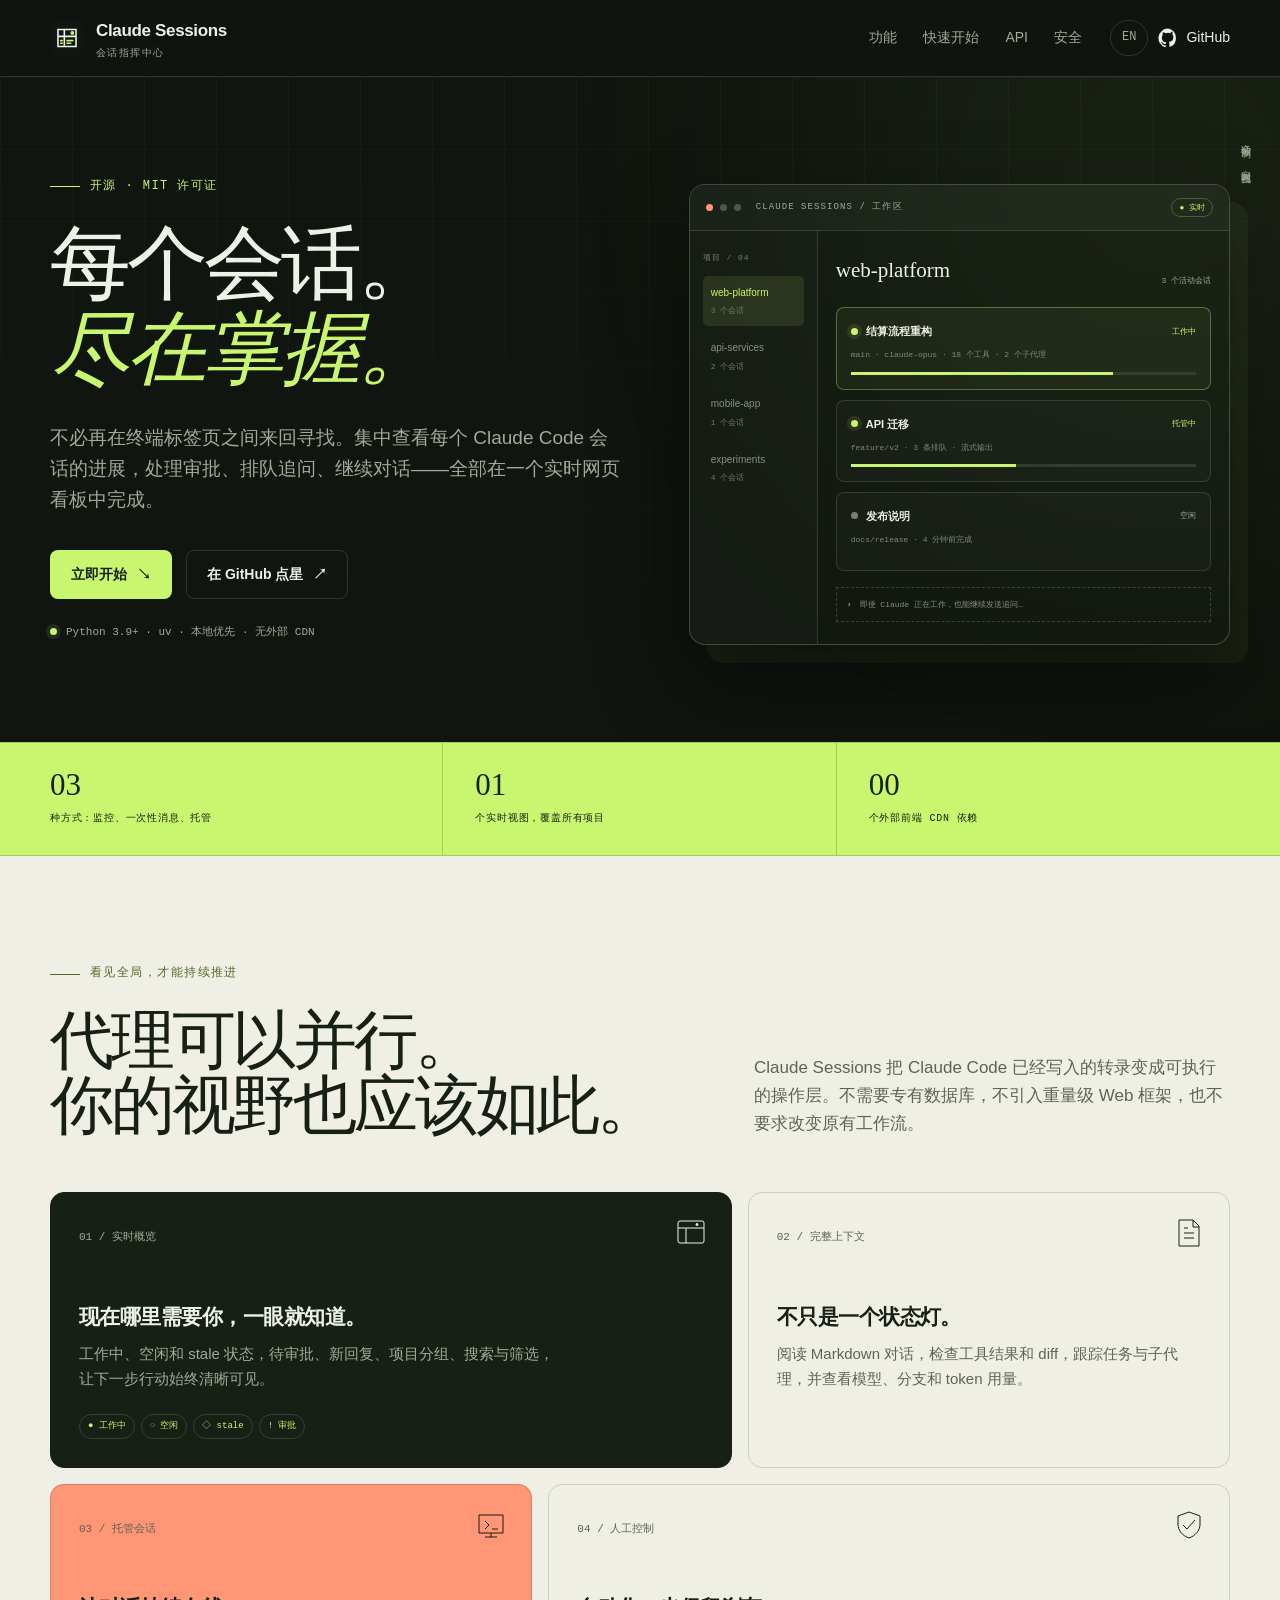
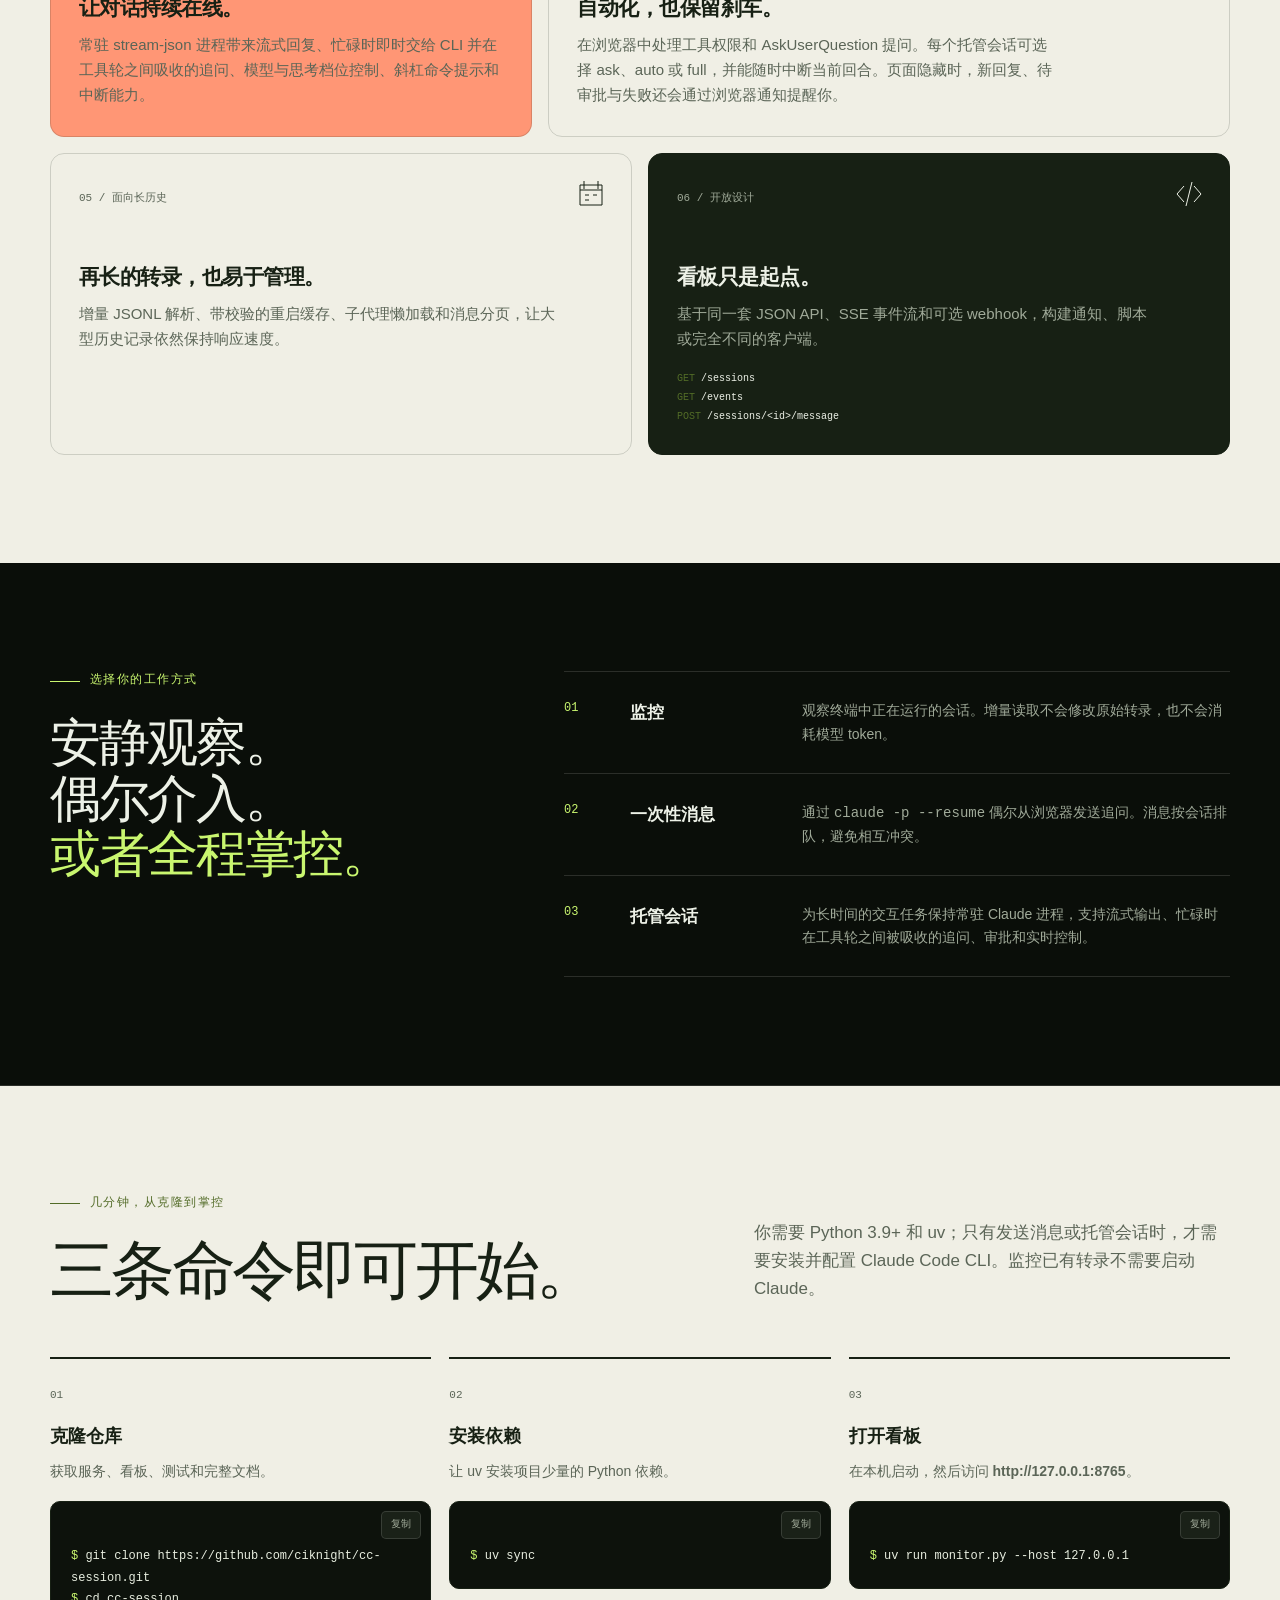
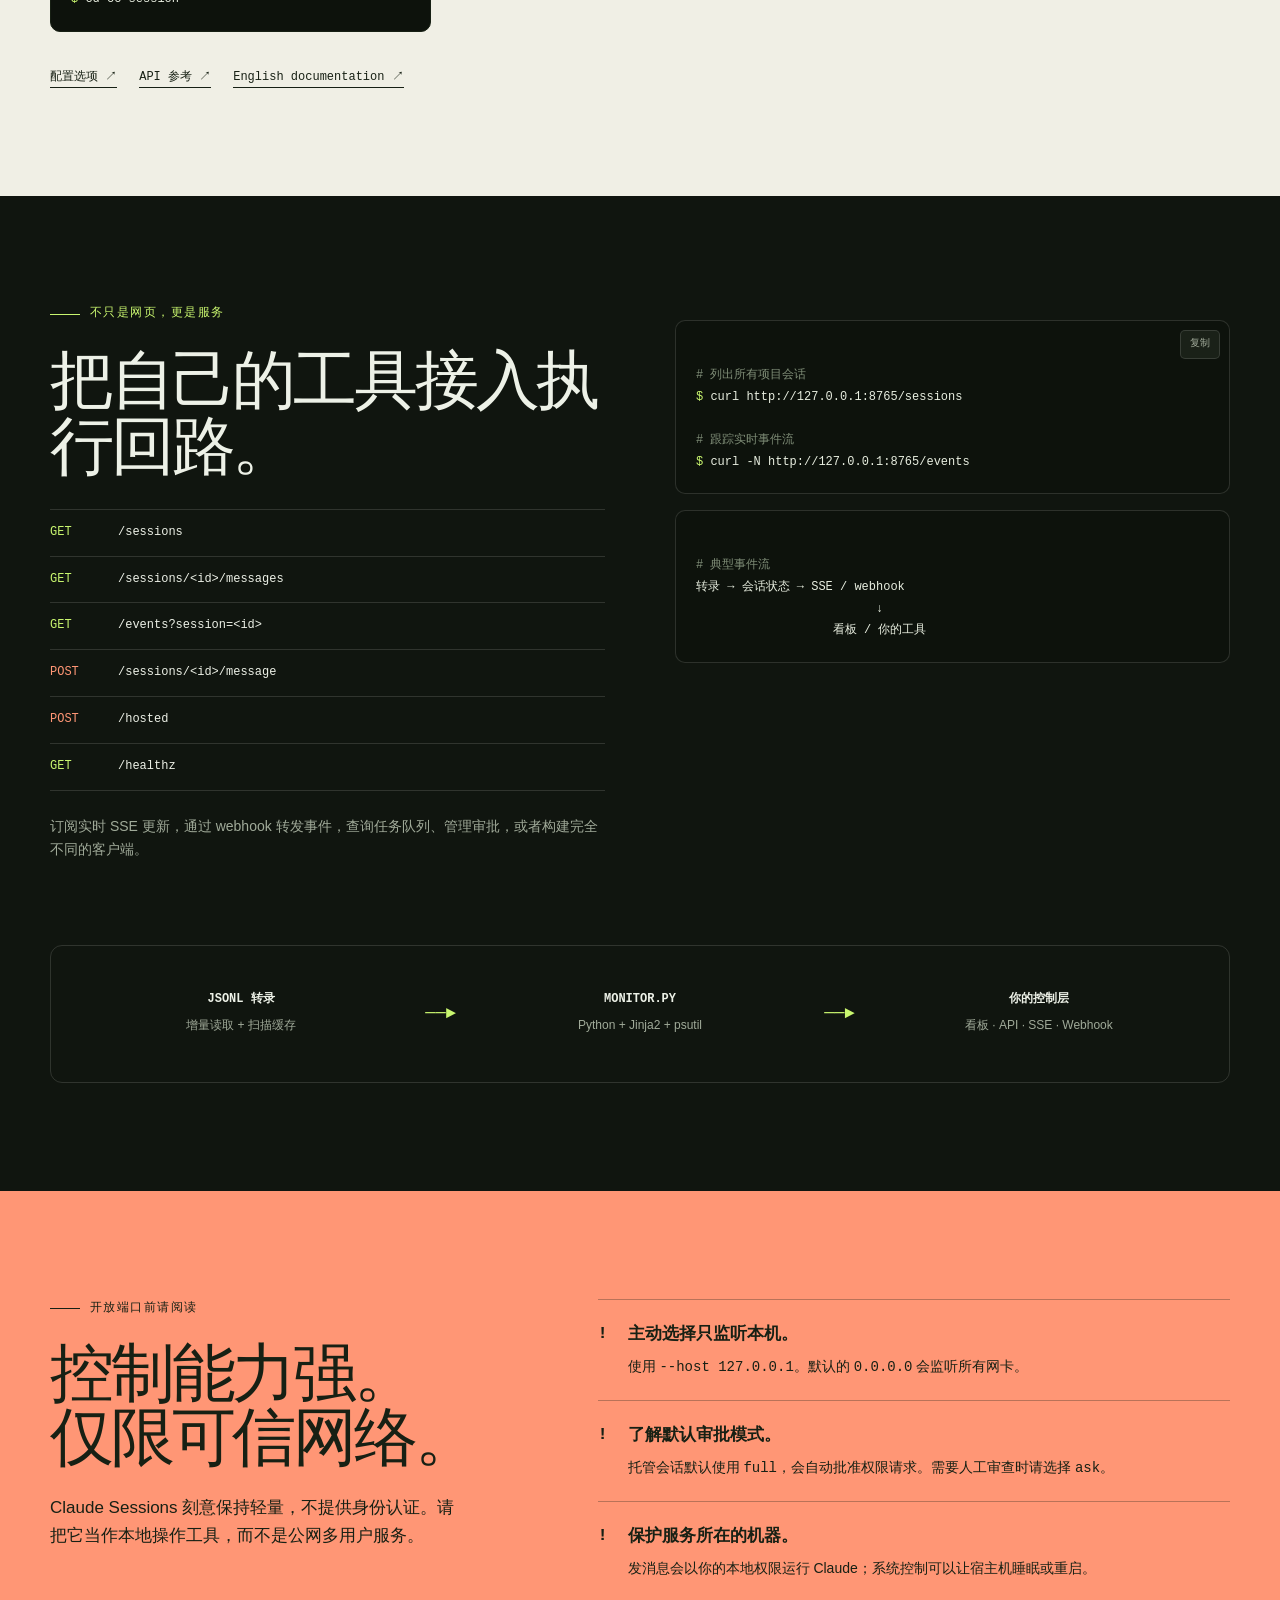
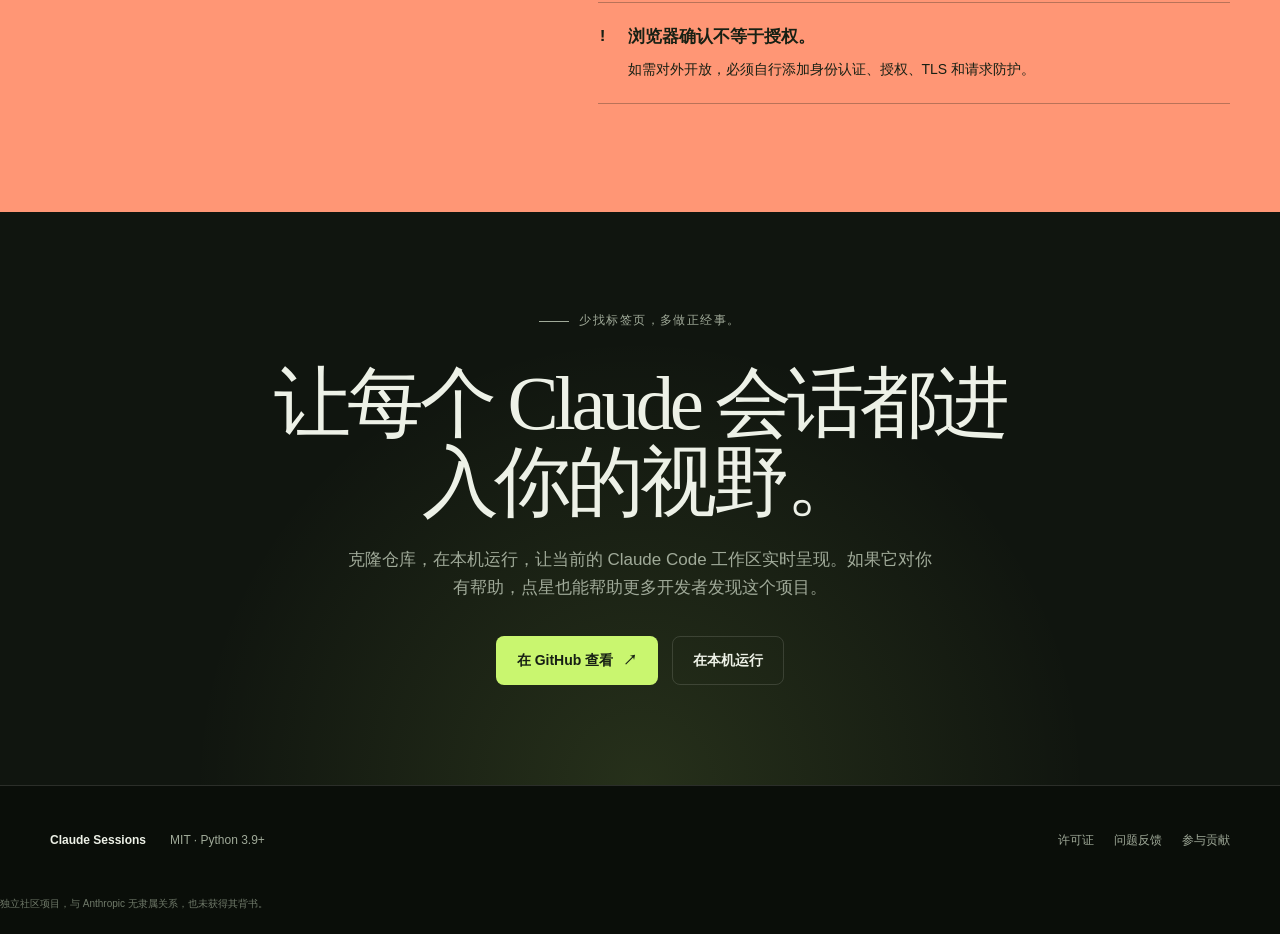
<file: docs/zh-CN.html>
<!doctype html>
<html lang="zh-CN">
<head>
  <meta charset="utf-8">
  <meta name="viewport" content="width=device-width, initial-scale=1">
  <title>Claude Sessions — Claude Code 会话指挥中心</title>
  <meta name="description" content="在一个实时、自托管的网页看板中监控、管理并继续所有 Claude Code 会话。开源、轻量，采用 MIT 许可证。">
  <meta name="theme-color" content="#10150f">
  <meta property="og:type" content="website">
  <meta property="og:title" content="Claude Sessions — 每个会话，尽在掌握">
  <meta property="og:description" content="你的 Claude Code 实时会话指挥中心。">
  <meta property="og:url" content="https://ciknight.github.io/cc-session/zh-CN.html">
  <link rel="canonical" href="https://ciknight.github.io/cc-session/zh-CN.html">
  <link rel="alternate" hreflang="en" href="https://ciknight.github.io/cc-session/">
  <link rel="alternate" hreflang="zh-CN" href="https://ciknight.github.io/cc-session/zh-CN.html">
  <link rel="icon" href="./favicon.svg" type="image/svg+xml">
  <link rel="stylesheet" href="./styles.css">
  <script src="./site.js" defer></script>
</head>
<body>
  <a class="skip-link" href="#main">跳到正文</a>
  <header class="site-header">
    <nav class="nav container" aria-label="主导航">
      <a class="brand" href="./zh-CN.html" aria-label="Claude Sessions 首页">
        <img src="./favicon.svg" alt="" width="34" height="34">
        <span>Claude Sessions<small>会话指挥中心</small></span>
      </a>
      <div class="nav-links">
        <a href="#features">功能</a>
        <a href="#quickstart">快速开始</a>
        <a href="#api">API</a>
        <a href="#security">安全</a>
      </div>
      <div class="nav-actions">
        <a class="language" href="./index.html" lang="en" hreflang="en" aria-label="Read the English version">EN</a>
        <a class="github-link" href="https://github.com/ciknight/cc-session" target="_blank" rel="noopener noreferrer" aria-label="在 GitHub 查看 Claude Sessions">
          <svg viewBox="0 0 24 24" fill="currentColor" aria-hidden="true"><path d="M12 .7a11.5 11.5 0 0 0-3.6 22.4c.6.1.8-.2.8-.5v-2c-3.3.7-4-1.4-4-1.4-.5-1.4-1.3-1.8-1.3-1.8-1.1-.7.1-.7.1-.7 1.2.1 1.8 1.2 1.8 1.2 1.1 1.8 2.8 1.3 3.5 1 .1-.8.4-1.3.8-1.6-2.7-.3-5.5-1.3-5.5-5.9 0-1.3.5-2.4 1.2-3.2-.1-.3-.5-1.5.1-3.2 0 0 1-.3 3.2 1.2a11 11 0 0 1 5.8 0C16.1 4 17.1 4.3 17.1 4.3c.6 1.7.2 2.9.1 3.2.8.8 1.2 1.9 1.2 3.2 0 4.6-2.8 5.6-5.5 5.9.4.4.8 1.1.8 2.2v3.3c0 .3.2.7.8.5A11.5 11.5 0 0 0 12 .7Z"/></svg>
          <span>GitHub</span>
        </a>
      </div>
    </nav>
  </header>

  <main id="main">
    <section class="hero">
      <div class="hero-grid container">
        <div class="hero-copy-wrap">
          <p class="eyebrow">开源 · MIT 许可证</p>
          <h1 class="hero-title">每个会话。<em>尽在掌握。</em></h1>
          <p class="hero-copy">不必再在终端标签页之间来回寻找。集中查看每个 Claude Code 会话的进展，处理审批、排队追问、继续对话——全部在一个实时网页看板中完成。</p>
          <div class="hero-actions">
            <a class="button button-primary" href="#quickstart">立即开始 <span aria-hidden="true">↘</span></a>
            <a class="button button-ghost" href="https://github.com/ciknight/cc-session" target="_blank" rel="noopener noreferrer">在 GitHub 点星 <span aria-hidden="true">↗</span></a>
          </div>
          <p class="hero-note"><span class="status-dot" aria-hidden="true"></span> Python 3.9+ · uv · 本地优先 · 无外部 CDN</p>
        </div>

        <div class="console-wrap">
          <span class="console-index" aria-hidden="true">会话控制 / 实时视图</span>
          <div class="console" role="img" aria-label="Claude Sessions 多项目看板的风格化预览">
            <div class="console-bar" aria-hidden="true">
              <i></i><i></i><i></i>
              <span class="console-title">CLAUDE SESSIONS / 工作区</span>
              <span class="live-pill">● 实时</span>
            </div>
            <div class="console-body" aria-hidden="true">
              <aside class="console-side">
                <p class="console-label">项目 / 04</p>
                <div class="project active">web-platform<span>3 个会话</span></div>
                <div class="project">api-services<span>2 个会话</span></div>
                <div class="project">mobile-app<span>1 个会话</span></div>
                <div class="project">experiments<span>4 个会话</span></div>
              </aside>
              <div class="console-main">
                <div class="console-heading"><strong>web-platform</strong><span>3 个活动会话</span></div>
                <div class="session-card featured">
                  <div class="session-top"><span class="status-dot"></span><strong>结算流程重构</strong><span class="session-state">工作中</span></div>
                  <p class="session-meta">main · claude-opus · 18 个工具 · 2 个子代理</p>
                  <div class="meter"><span style="width: 76%"></span></div>
                </div>
                <div class="session-card">
                  <div class="session-top"><span class="status-dot"></span><strong>API 迁移</strong><span class="session-state">托管中</span></div>
                  <p class="session-meta">feature/v2 · 3 条排队 · 流式输出</p>
                  <div class="meter"><span style="width: 48%"></span></div>
                </div>
                <div class="session-card">
                  <div class="session-top"><span class="status-dot" style="background:#77816f;box-shadow:none"></span><strong>发布说明</strong><span class="session-state idle">空闲</span></div>
                  <p class="session-meta">docs/release · 4 分钟前完成</p>
                </div>
                <div class="console-command"><b>›</b> 即使 Claude 正在工作，也能继续发送追问…</div>
              </div>
            </div>
          </div>
        </div>
      </div>
    </section>

    <div class="signal-strip" aria-label="项目特点">
      <div class="signal-grid container">
        <div class="signal"><strong>03</strong><span>种方式：监控、一次性消息、托管</span></div>
        <div class="signal"><strong>01</strong><span>个实时视图，覆盖所有项目</span></div>
        <div class="signal"><strong>00</strong><span>个外部前端 CDN 依赖</span></div>
      </div>
    </div>

    <section class="section section-paper" id="features">
      <div class="container">
        <div class="section-head">
          <div>
            <p class="eyebrow">看见全局，才能持续推进</p>
            <h2 class="section-title">代理可以并行。<br>你的视野也应该如此。</h2>
          </div>
          <p class="section-copy">Claude Sessions 把 Claude Code 已经写入的转录变成可执行的操作层。不需要专有数据库，不引入重量级 Web 框架，也不要求改变原有工作流。</p>
        </div>

        <div class="feature-grid">
          <article class="feature-card dark">
            <span class="feature-number">01 / 实时概览</span>
            <svg class="feature-icon" viewBox="0 0 32 32" fill="none" stroke="currentColor" aria-hidden="true"><rect x="3" y="4" width="26" height="22" rx="2"/><path d="M3 11h26M11 11v15"/><circle cx="22" cy="7.5" r="1" fill="currentColor"/></svg>
            <h3>现在哪里需要你，一眼就知道。</h3>
            <p>工作中、空闲和 stale 状态，待审批、新回复、项目分组、搜索与筛选，让下一步行动始终清晰可见。</p>
            <div class="mini-events"><span>● 工作中</span><span>◌ 空闲</span><span>◇ stale</span><span>! 审批</span></div>
          </article>

          <article class="feature-card">
            <span class="feature-number">02 / 完整上下文</span>
            <svg class="feature-icon" viewBox="0 0 32 32" fill="none" stroke="currentColor" aria-hidden="true"><path d="M6 3h14l6 6v20H6z"/><path d="M20 3v7h6M11 16h10M11 21h10M11 11h4"/></svg>
            <h3>不只是一个状态灯。</h3>
            <p>阅读 Markdown 对话，检查工具结果和 diff，跟踪任务与子代理，并查看模型、分支和 token 用量。</p>
          </article>

          <article class="feature-card accent">
            <span class="feature-number">03 / 托管会话</span>
            <svg class="feature-icon" viewBox="0 0 32 32" fill="none" stroke="currentColor" aria-hidden="true"><path d="M4 6h24v18H4zM10 28h12M16 24v4"/><path d="m10 12 4 4-4 4M17 20h6"/></svg>
            <h3>让对话持续在线。</h3>
            <p>常驻 stream-json 进程带来流式回复、忙碌时即时交给 CLI 并在工具轮之间吸收的追问、模型与思考档位控制、斜杠命令提示和中断能力。</p>
          </article>

          <article class="feature-card">
            <span class="feature-number">04 / 人工控制</span>
            <svg class="feature-icon" viewBox="0 0 32 32" fill="none" stroke="currentColor" aria-hidden="true"><path d="M16 3 27 7v8c0 7-4.7 11.7-11 14-6.3-2.3-11-7-11-14V7z"/><path d="m10 16 4 4 8-9"/></svg>
            <h3>自动化，也保留刹车。</h3>
            <p>在浏览器中处理工具权限和 AskUserQuestion 提问。每个托管会话可选择 ask、auto 或 full，并能随时中断当前回合。页面隐藏时，新回复、待审批与失败还会通过浏览器通知提醒你。</p>
          </article>

          <article class="feature-card">
            <span class="feature-number">05 / 面向长历史</span>
            <svg class="feature-icon" viewBox="0 0 32 32" fill="none" stroke="currentColor" aria-hidden="true"><path d="M5 7h22v20H5zM9 3v8M23 3v8M5 12h22"/><path d="M10 17h4M18 17h4M10 22h4"/></svg>
            <h3>再长的转录，也易于管理。</h3>
            <p>增量 JSONL 解析、带校验的重启缓存、子代理懒加载和消息分页，让大型历史记录依然保持响应速度。</p>
          </article>

          <article class="feature-card dark">
            <span class="feature-number">06 / 开放设计</span>
            <svg class="feature-icon" viewBox="0 0 32 32" fill="none" stroke="currentColor" aria-hidden="true"><path d="M11 8 4 16l7 8M21 8l7 8-7 8M19 4l-6 24"/></svg>
            <h3>看板只是起点。</h3>
            <p>基于同一套 JSON API、SSE 事件流和可选 webhook，构建通知、脚本或完全不同的客户端。</p>
            <div class="endpoint-lines"><b>GET</b> /sessions<br><b>GET</b> /events<br><b>POST</b> /sessions/&lt;id&gt;/message</div>
          </article>
        </div>
      </div>
    </section>

    <section class="statement" id="workflows">
      <div class="statement-grid container">
        <div>
          <p class="eyebrow">选择你的工作方式</p>
          <h2 class="statement-title">安静观察。<br>偶尔介入。<br><span class="lime">或者全程掌控。</span></h2>
        </div>
        <div class="workflow-list">
          <article class="workflow">
            <span class="workflow-number">01</span>
            <h3>监控</h3>
            <p>观察终端中正在运行的会话。增量读取不会修改原始转录，也不会消耗模型 token。</p>
          </article>
          <article class="workflow">
            <span class="workflow-number">02</span>
            <h3>一次性消息</h3>
            <p>通过 <code>claude -p --resume</code> 偶尔从浏览器发送追问。消息按会话排队，避免相互冲突。</p>
          </article>
          <article class="workflow">
            <span class="workflow-number">03</span>
            <h3>托管会话</h3>
            <p>为长时间的交互任务保持常驻 Claude 进程，支持流式输出、忙碌时在工具轮之间被吸收的追问、审批和实时控制。</p>
          </article>
        </div>
      </div>
    </section>

    <section class="section section-paper" id="quickstart">
      <div class="container">
        <div class="section-head">
          <div>
            <p class="eyebrow">几分钟，从克隆到掌控</p>
            <h2 class="section-title">三条命令即可开始。</h2>
          </div>
          <p class="section-copy">你需要 Python 3.9+ 和 uv；只有发送消息或托管会话时，才需要安装并配置 Claude Code CLI。监控已有转录不需要启动 Claude。</p>
        </div>

        <div class="steps">
          <article class="step">
            <h3>克隆仓库</h3>
            <p>获取服务、看板、测试和完整文档。</p>
            <div class="code-block">
              <button class="copy-button" type="button" data-copy="git clone https://github.com/ciknight/cc-session.git &amp;&amp; cd cc-session" aria-label="复制克隆命令">复制</button>
              <pre><span class="prompt">$</span> git clone https://github.com/ciknight/cc-session.git
<span class="prompt">$</span> cd cc-session</pre>
            </div>
          </article>
          <article class="step">
            <h3>安装依赖</h3>
            <p>让 uv 安装项目少量的 Python 依赖。</p>
            <div class="code-block">
              <button class="copy-button" type="button" data-copy="uv sync" aria-label="复制依赖安装命令">复制</button>
              <pre><span class="prompt">$</span> uv sync</pre>
            </div>
          </article>
          <article class="step">
            <h3>打开看板</h3>
            <p>在本机启动，然后访问 <strong>http://127.0.0.1:8765</strong>。</p>
            <div class="code-block">
              <button class="copy-button" type="button" data-copy="uv run monitor.py --host 127.0.0.1" aria-label="复制服务启动命令">复制</button>
              <pre><span class="prompt">$</span> uv run monitor.py --host 127.0.0.1</pre>
            </div>
          </article>
        </div>
        <div class="quick-links">
          <a class="text-link" href="https://github.com/ciknight/cc-session/blob/main/README.zh-CN.md#配置" target="_blank" rel="noopener noreferrer">配置选项 ↗</a>
          <a class="text-link" href="https://github.com/ciknight/cc-session/blob/main/README.zh-CN.md#json-apisse-与-webhook" target="_blank" rel="noopener noreferrer">API 参考 ↗</a>
          <a class="text-link" href="https://github.com/ciknight/cc-session#quick-start" target="_blank" rel="noopener noreferrer">English documentation ↗</a>
        </div>
      </div>
    </section>

    <section class="section" id="api">
      <div class="container">
        <div class="api-grid">
          <div>
            <p class="eyebrow">不只是网页，更是服务</p>
            <h2 class="section-title">把自己的工具接入执行回路。</h2>
            <ul class="api-list">
              <li><b>GET</b><span>/sessions</span></li>
              <li><b>GET</b><span>/sessions/&lt;id&gt;/messages</span></li>
              <li><b>GET</b><span>/events?session=&lt;id&gt;</span></li>
              <li><b class="post">POST</b><span>/sessions/&lt;id&gt;/message</span></li>
              <li><b class="post">POST</b><span>/hosted</span></li>
              <li><b>GET</b><span>/healthz</span></li>
            </ul>
            <p class="api-note">订阅实时 SSE 更新，通过 webhook 转发事件，查询任务队列、管理审批，或者构建完全不同的客户端。</p>
          </div>
          <div>
            <div class="code-block">
              <button class="copy-button" type="button" data-copy="curl http://127.0.0.1:8765/sessions" aria-label="复制会话 API 示例">复制</button>
              <pre><span class="comment"># 列出所有项目会话</span>
<span class="prompt">$</span> curl http://127.0.0.1:8765/sessions

<span class="comment"># 跟踪实时事件流</span>
<span class="prompt">$</span> curl -N http://127.0.0.1:8765/events</pre>
            </div>
            <div class="code-block">
              <pre><span class="comment"># 典型事件流</span>
转录 → 会话状态 → SSE / webhook
                         ↓
                   看板 / 你的工具</pre>
            </div>
          </div>
        </div>

        <div class="architecture">
          <div class="architecture-flow" aria-label="架构：转录文件进入监控服务，再进入看板和集成工具">
            <div class="arch-node"><strong>JSONL 转录</strong><span>增量读取 + 扫描缓存</span></div>
            <span class="arch-arrow" aria-hidden="true">──►</span>
            <div class="arch-node"><strong>MONITOR.PY</strong><span>Python + Jinja2 + psutil</span></div>
            <span class="arch-arrow" aria-hidden="true">──►</span>
            <div class="arch-node"><strong>你的控制层</strong><span>看板 · API · SSE · Webhook</span></div>
          </div>
        </div>
      </div>
    </section>

    <section class="section security" id="security">
      <div class="security-grid container">
        <div>
          <p class="eyebrow">开放端口前请阅读</p>
          <h2 class="security-title">控制能力强。<br>仅限可信网络。</h2>
          <p class="security-intro">Claude Sessions 刻意保持轻量，不提供身份认证。请把它当作本地操作工具，而不是公网多用户服务。</p>
        </div>
        <ul class="security-list">
          <li><strong>主动选择只监听本机。</strong><span>使用 <code>--host 127.0.0.1</code>。默认的 <code>0.0.0.0</code> 会监听所有网卡。</span></li>
          <li><strong>了解默认审批模式。</strong><span>托管会话默认使用 <code>full</code>，会自动批准权限请求。需要人工审查时请选择 <code>ask</code>。</span></li>
          <li><strong>保护服务所在的机器。</strong><span>发消息会以你的本地权限运行 Claude；系统控制可以让宿主机睡眠或重启。</span></li>
          <li><strong>浏览器确认不等于授权。</strong><span>如需对外开放，必须自行添加身份认证、授权、TLS 和请求防护。</span></li>
        </ul>
      </div>
    </section>

    <section class="closing">
      <div class="closing-inner container">
        <p class="eyebrow" style="justify-content:center">少找标签页，多做正经事。</p>
        <h2 class="closing-title">让每个 Claude 会话都进入你的视野。</h2>
        <p>克隆仓库，在本机运行，让当前的 Claude Code 工作区实时呈现。如果它对你有帮助，点星也能帮助更多开发者发现这个项目。</p>
        <div class="hero-actions">
          <a class="button button-primary" href="https://github.com/ciknight/cc-session" target="_blank" rel="noopener noreferrer">在 GitHub 查看 <span aria-hidden="true">↗</span></a>
          <a class="button button-ghost" href="#quickstart">在本机运行</a>
        </div>
      </div>
    </section>
  </main>

  <footer class="site-footer">
    <div class="footer container">
      <span class="footer-brand">Claude Sessions</span>
      <span>MIT · Python 3.9+</span>
      <div class="footer-links">
        <a href="https://github.com/ciknight/cc-session/blob/main/LICENSE" target="_blank" rel="noopener noreferrer">许可证</a>
        <a href="https://github.com/ciknight/cc-session/issues" target="_blank" rel="noopener noreferrer">问题反馈</a>
        <a href="https://github.com/ciknight/cc-session/blob/main/README.zh-CN.md#贡献" target="_blank" rel="noopener noreferrer">参与贡献</a>
      </div>
    </div>
    <p class="disclaimer container">独立社区项目，与 Anthropic 无隶属关系，也未获得其背书。</p>
  </footer>
  <div id="copy-status" class="sr-only" role="status" aria-live="polite"></div>
</body>
</html>
</file>
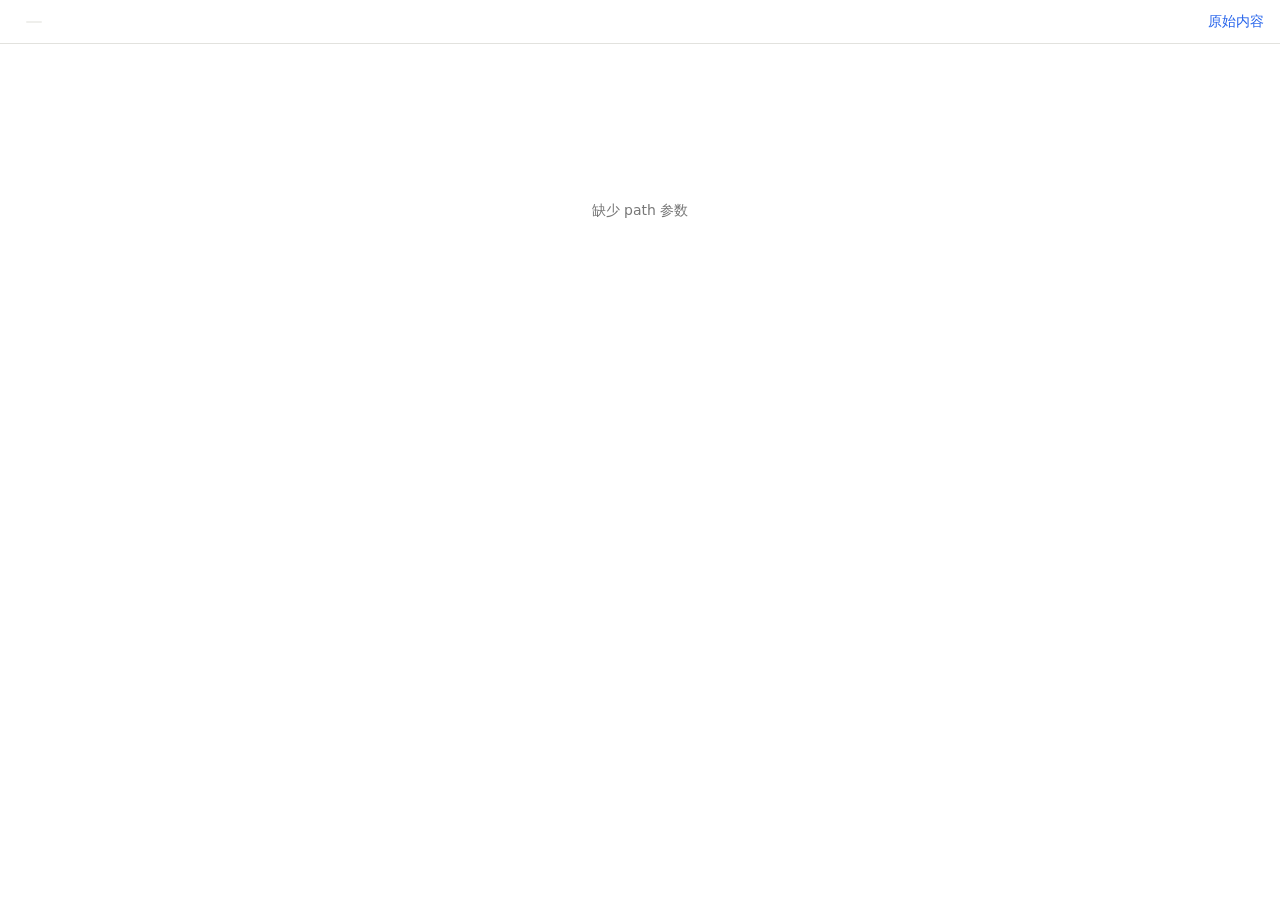
<file: templates/preview.html>
<!doctype html>
<html lang="zh">
<head>
<meta charset="utf-8">
<meta name="viewport" content="width=device-width,initial-scale=1">
<title>文件预览</title>
<script src="/static/marked.min.js"></script>
<script src="/static/purify.min.js"></script>
<style>
:root{--bg:#fff;--fg:#1a1a1a;--card:#f6f6f4;--card2:#efefec;--mut:#777;--bd:#e2e2de;--acc:#2563eb}
@media(prefers-color-scheme:dark){:root{--bg:#1b1b1a;--fg:#eee;--card:#262625;--card2:#2e2d2c;--mut:#999;--bd:#3a3a38;--acc:#60a5fa}}
*{box-sizing:border-box}
body{margin:0;font:14px/1.65 system-ui,sans-serif;background:var(--bg);color:var(--fg)}
header{display:flex;align-items:center;gap:10px;flex-wrap:wrap;padding:10px 16px;
       border-bottom:1px solid var(--bd);position:sticky;top:0;background:var(--bg);z-index:2}
.pv-name{font-weight:600}
.pv-chip{display:inline-block;padding:1px 8px;border-radius:10px;background:var(--card2);
         font-size:12px;color:var(--mut);white-space:nowrap}
.pv-path{color:var(--mut);font-size:12px;word-break:break-all;flex:1;min-width:200px}
.pv-raw{color:var(--acc);text-decoration:none;white-space:nowrap}
main{max-width:860px;margin:0 auto;padding:20px 16px 60px}
a{color:var(--acc)}
pre{background:var(--card);border:1px solid var(--bd);border-radius:8px;padding:12px;margin:0;
    overflow:auto;font:12.5px/1.5 ui-monospace,Consolas,monospace;white-space:pre-wrap;word-break:break-word}
img{max-width:100%;border-radius:8px}
.md h1,.md h2,.md h3,.md h4{line-height:1.3;margin:1.2em 0 .5em}
.md h1{font-size:1.55em}.md h2{font-size:1.3em}.md h3{font-size:1.12em}
.md code{background:var(--card2);padding:1px 5px;border-radius:4px;font:12.5px/1.5 ui-monospace,Consolas,monospace}
.md pre{padding:10px 12px}.md pre code{background:none;padding:0}
.md table{border-collapse:collapse;margin:.6em 0}
.md td,.md th{border:1px solid var(--bd);padding:4px 10px}
.md blockquote{margin:.6em 0;padding:2px 12px;border-left:3px solid var(--bd);color:var(--mut)}
.md hr{border:none;border-top:1px solid var(--bd)}
.pv-err{color:var(--mut);text-align:center;margin-top:15vh}
.pv-bin{border:1px dashed var(--bd);border-radius:8px;padding:20px;text-align:center;color:var(--mut)}
</style>
</head>
<body class="pv-shell">
<header id="pv-head" hidden>
  <span class="pv-name" id="pv-name"></span>
  <span class="pv-chip" id="pv-chip"></span>
  <span class="pv-path" id="pv-path"></span>
  <a class="pv-raw" id="pv-raw" href="#" target="_blank" rel="noopener">原始内容</a>
</header>
<main id="pv-main"><p class="pv-err">加载中…</p></main>
<script>
(function(){
  var qs = new URLSearchParams(location.search);
  var path = qs.get("path") || "";
  var fileUrl = "/file?path=" + encodeURIComponent(path);
  var KIND_ZH = {markdown: "Markdown", text: "文本", image: "图片", binary: "二进制"};
  var main = document.getElementById("pv-main");

  function esc(s){ return String(s).replace(/[&<>"']/g, function(c){
    return {"&":"&amp;","<":"&lt;",">":"&gt;",'"':"&quot;","'":"&#39;"}[c]; }); }
  function human(n){
    if(n >= 1048576) return (n / 1048576).toFixed(1) + " MB";
    if(n >= 1024) return (n / 1024).toFixed(1) + " KB";
    return n + " B";
  }
  function showErr(msg){
    main.innerHTML = '<p class="pv-err">' + esc(msg) + "</p>";
  }

  /* 与主 SPA 的 localPathFromHref 语义一致；预览页独立实现，不引主脚本 */
  function decodeMaybe(s){
    try{ return decodeURIComponent(s); }catch(e){ return s; }
  }
  function normLocalPath(p){
    p = String(p).replace(/\\/g, "/");
    var unc = p.slice(0, 2) === "//";
    var parts = p.split("/"), out = [];
    for(var i = 0; i < parts.length; i++){
      var seg = parts[i];
      if(!seg || seg === ".") continue;
      if(seg === ".."){
        var top = out[out.length - 1];
        if(out.length && top !== ".." && !/^[A-Za-z]:$/.test(top)) out.pop();
        continue;
      }
      out.push(seg);
    }
    return (unc ? "//" : "") + out.join("/");
  }
  function localPathFromHref(href, baseDir){
    if(!href || href.charAt(0) === "#") return null;
    if(/^[a-z]:([\\/]|$)/i.test(href))   // 盘符路径要先于 scheme 判定（F: 会被当成单字母协议）
      return normLocalPath(href);
    var m = /^([a-z][a-z0-9+.-]*):/i.exec(href);
    if(m){
      if(m[1].toLowerCase() !== "file") return null;
      return normLocalPath(decodeMaybe(href.replace(/^file:\/{2,3}/i, "")));
    }
    if(href.slice(0, 2) === "//") return null;
    return normLocalPath(baseDir + "/" + decodeMaybe(href));
  }
  function rewriteLinks(root, baseDir){
    var links = root.querySelectorAll ? root.querySelectorAll("a[href]") : [];
    for(var i = 0; i < links.length; i++){
      var a = links[i], p = localPathFromHref(a.getAttribute("href"), baseDir);
      if(p){
        a.setAttribute("href", "/view?path=" + encodeURIComponent(p));
        a.setAttribute("target", "_blank");
        a.setAttribute("rel", "noopener");
      }
    }
  }

  function renderHead(meta){
    var head = document.getElementById("pv-head");
    head.hidden = false;
    document.title = meta.name + " · 文件预览";
    document.getElementById("pv-name").textContent = meta.name;
    var chip = document.getElementById("pv-chip");
    chip.textContent = (KIND_ZH[meta.kind] || meta.kind) + " · " + human(meta.size);
    document.getElementById("pv-path").textContent = meta.path;
    var raw = document.getElementById("pv-raw");
    raw.href = fileUrl;
    if(meta.kind === "binary") raw.textContent = "下载";
  }

  function render(meta){
    renderHead(meta);
    var baseDir = meta.path.replace(/[\\/][^\\/]*$/, "");
    if(meta.kind === "image"){
      main.innerHTML = '<img alt="' + esc(meta.name) + '" src="' + esc(fileUrl) + '">';
      return;
    }
    if(meta.kind === "binary"){
      main.innerHTML = '<div class="pv-bin">该文件类型暂不支持在线预览（' + human(meta.size)
        + '）。<a href="' + esc(fileUrl) + '" target="_blank" rel="noopener">下载原始文件</a></div>';
      return;
    }
    fetch(fileUrl).then(function(r){
      if(!r.ok) throw Error("HTTP " + r.status);
      return r.text();
    }).then(function(text){
      if(meta.kind === "markdown" && window.marked){
        var html = window.DOMPurify ? DOMPurify.sanitize(marked.parse(text)) : marked.parse(text);
        main.innerHTML = '<div class="md">' + html + "</div>";
        rewriteLinks(main, baseDir);
      }else{
        main.innerHTML = "<pre></pre>";
        main.firstChild.textContent = text;
      }
    }).catch(function(e){ showErr("读取失败：" + e.message); });
  }

  if(!path){
    showErr("缺少 path 参数");
    return;
  }
  fetch(fileUrl + "&meta=1").then(function(r){
    return r.json().then(function(j){ return {ok: r.ok, status: r.status, j: j}; });
  }).then(function(res){
    if(!res.ok || !res.j.ok){ showErr(res.j.error || ("HTTP " + res.status)); return; }
    render(res.j);
  }).catch(function(e){ showErr("连接失败：" + e.message); });
})();
</script>
</body>
</html>
</file>
<file: docs/styles.css>
/* Claude Sessions — editorial mission-control aesthetic, no external assets. */
:root {
  color-scheme: dark;
  --bg: #10150f;
  --bg-deep: #0a0e09;
  --surface: #182017;
  --surface-2: #20291e;
  --paper: #f0efe5;
  --paper-deep: #e5e5d9;
  --ink: #172014;
  --text: #edf1e7;
  --muted: #a0aa99;
  --muted-dark: #5b6557;
  --line: rgba(237, 241, 231, 0.14);
  --line-dark: rgba(23, 32, 20, 0.16);
  --lime: #c9f66f;
  --lime-deep: #a9db4f;
  --coral: #ff9675;
  --mono: "Cascadia Code", "SFMono-Regular", Consolas, monospace;
  --display: "Iowan Old Style", "Palatino Linotype", "Book Antiqua", Georgia, serif;
  --body: "Trebuchet MS", "Aptos", sans-serif;
  --max: 1180px;
  --radius: 22px;
}

* { box-sizing: border-box; }
html { scroll-behavior: smooth; scroll-padding-top: 96px; }
body {
  margin: 0;
  background: var(--bg);
  color: var(--text);
  font-family: var(--body);
  font-size: 17px;
  line-height: 1.65;
  -webkit-font-smoothing: antialiased;
}
html[lang="zh-CN"] body { font-family: "Trebuchet MS", "Microsoft YaHei", sans-serif; }
html[lang="zh-CN"] .hero-title,
html[lang="zh-CN"] .section-title,
html[lang="zh-CN"] .statement-title,
html[lang="zh-CN"] .closing-title {
  font-family: "Songti SC", "Noto Serif CJK SC", "SimSun", serif;
}

a { color: inherit; text-decoration: none; }
button, a { -webkit-tap-highlight-color: transparent; }
button { font: inherit; }
::selection { background: var(--lime); color: var(--ink); }
:focus-visible { outline: 3px solid var(--coral); outline-offset: 4px; }

.skip-link {
  position: fixed;
  top: 10px;
  left: 10px;
  z-index: 100;
  padding: 10px 16px;
  background: var(--lime);
  color: var(--ink);
  transform: translateY(-160%);
}
.skip-link:focus { transform: translateY(0); }
.container { width: min(calc(100% - 48px), var(--max)); margin-inline: auto; }
.mono { font-family: var(--mono); }
.lime { color: var(--lime); }
.coral { color: var(--coral); }
.sr-only {
  position: absolute;
  width: 1px;
  height: 1px;
  padding: 0;
  margin: -1px;
  overflow: hidden;
  clip: rect(0, 0, 0, 0);
  white-space: nowrap;
  border: 0;
}

.site-header {
  position: sticky;
  top: 0;
  z-index: 50;
  border-bottom: 1px solid var(--line);
  background: rgba(16, 21, 15, 0.88);
  backdrop-filter: blur(18px);
}
.nav { min-height: 76px; display: flex; align-items: center; gap: 28px; }
.brand { display: inline-flex; align-items: center; gap: 12px; font-weight: 700; letter-spacing: -0.02em; }
.brand img { width: 34px; height: 34px; }
.brand small { color: var(--muted); font-family: var(--mono); font-size: 10px; font-weight: 400; letter-spacing: 0.14em; display: block; line-height: 1; margin-top: 3px; }
.nav-links { display: flex; align-items: center; gap: 26px; margin-left: auto; }
.nav-links a { color: var(--muted); font-size: 14px; }
.nav-links a:hover { color: var(--lime); }
.nav-actions { display: flex; align-items: center; gap: 10px; margin-left: auto; }
.nav-links + .nav-actions { margin-left: 0; }
.language {
  padding: 7px 11px;
  border: 1px solid var(--line);
  border-radius: 99px;
  color: var(--muted);
  font-family: var(--mono);
  font-size: 12px;
}
.language:hover { border-color: var(--lime); color: var(--lime); }
.github-link { display: inline-flex; align-items: center; gap: 8px; font-size: 14px; }
.github-link svg { width: 20px; height: 20px; }

.hero { position: relative; overflow: hidden; padding: 100px 0 90px; }
.hero::before {
  content: "";
  position: absolute;
  inset: 0;
  pointer-events: none;
  background-image: linear-gradient(var(--line) 1px, transparent 1px), linear-gradient(90deg, var(--line) 1px, transparent 1px);
  background-size: 72px 72px;
  mask-image: linear-gradient(to bottom, black, transparent 88%);
  opacity: 0.24;
}
.hero::after {
  content: "";
  position: absolute;
  width: 580px;
  height: 580px;
  right: -180px;
  top: -200px;
  border-radius: 50%;
  background: var(--lime);
  filter: blur(180px);
  opacity: 0.08;
  pointer-events: none;
}
.hero-grid { position: relative; display: grid; grid-template-columns: minmax(0, 1.03fr) minmax(420px, 0.97fr); gap: 64px; align-items: center; }
.eyebrow { display: flex; align-items: center; gap: 10px; margin: 0 0 24px; color: var(--lime); font-family: var(--mono); font-size: 12px; letter-spacing: 0.12em; text-transform: uppercase; }
.eyebrow::before { content: ""; width: 30px; height: 1px; background: currentColor; }
.hero-title { margin: 0; font-family: var(--display); font-size: clamp(58px, 7vw, 102px); font-weight: 400; letter-spacing: -0.065em; line-height: 0.92; }
.hero-title em { display: block; color: var(--lime); font-weight: 400; }
html[lang="zh-CN"] .hero-title { font-size: clamp(48px, 6.3vw, 86px); letter-spacing: -0.05em; line-height: 1.06; }
.hero-copy { max-width: 610px; margin: 30px 0 0; color: var(--muted); font-size: 19px; line-height: 1.65; }
.hero-actions { display: flex; flex-wrap: wrap; gap: 14px; margin-top: 34px; }
.button { display: inline-flex; align-items: center; justify-content: center; gap: 10px; min-height: 48px; padding: 12px 20px; border: 1px solid transparent; border-radius: 8px; font-size: 14px; font-weight: 700; transition: transform 180ms ease, background 180ms ease, border-color 180ms ease; }
.button:hover { transform: translateY(-2px); }
.button-primary { background: var(--lime); color: var(--ink); }
.button-primary:hover { background: #dcff94; }
.button-ghost { border-color: var(--line); color: var(--text); }
.button-ghost:hover { border-color: var(--muted); background: rgba(255,255,255,0.04); }
.button-dark { background: var(--ink); color: var(--paper); }
.button svg { width: 17px; height: 17px; }
.hero-note { display: flex; align-items: center; gap: 9px; margin-top: 24px; color: var(--muted); font-family: var(--mono); font-size: 11px; }
.status-dot { display: inline-block; flex: 0 0 auto; width: 7px; height: 7px; border-radius: 50%; background: var(--lime); box-shadow: 0 0 0 4px rgba(201, 246, 111, 0.1); }
.hero-copy-wrap { animation: arrive 650ms both; }
.console-wrap { position: relative; animation: arrive 750ms 120ms both; }
.console-index { position: absolute; right: -22px; top: -48px; color: var(--muted); font-family: var(--mono); font-size: 10px; letter-spacing: 0.12em; writing-mode: vertical-rl; }
.console { position: relative; border: 1px solid rgba(237,241,231,0.22); border-radius: 16px; overflow: hidden; background: #121811; box-shadow: 0 36px 90px rgba(0,0,0,0.46), 18px 18px 0 rgba(201,246,111,0.06); }
.console-bar { display: flex; align-items: center; gap: 7px; height: 46px; padding: 0 16px; border-bottom: 1px solid var(--line); background: #1a2119; }
.console-bar i { width: 7px; height: 7px; border-radius: 50%; background: #4c5749; }
.console-bar i:first-child { background: var(--coral); }
.console-title { margin-left: 8px; color: var(--muted); font-family: var(--mono); font-size: 9px; letter-spacing: 0.12em; }
.live-pill { margin-left: auto; padding: 2px 7px; border: 1px solid rgba(201,246,111,0.25); border-radius: 99px; color: var(--lime); font-family: var(--mono); font-size: 8px; }
.console-body { display: grid; grid-template-columns: 128px 1fr; min-height: 390px; }
.console-side { padding: 20px 13px; border-right: 1px solid var(--line); background: rgba(255,255,255,0.015); }
.console-label { margin: 0 0 12px; color: #74806f; font-family: var(--mono); font-size: 8px; letter-spacing: 0.12em; }
.project { padding: 9px 8px; margin-bottom: 5px; border-radius: 5px; color: #84907e; font-size: 10px; }
.project.active { background: rgba(201,246,111,0.1); color: var(--lime); }
.project span { display: block; margin-top: 3px; color: #6f7b69; font-family: var(--mono); font-size: 8px; }
.console-main { padding: 22px 18px; }
.console-heading { display: flex; justify-content: space-between; align-items: end; margin-bottom: 20px; }
.console-heading strong { font-family: var(--display); font-size: 21px; font-weight: 400; }
.console-heading span { color: var(--muted); font-family: var(--mono); font-size: 8px; }
.session-card { padding: 14px; margin-bottom: 10px; border: 1px solid var(--line); border-radius: 8px; background: rgba(255,255,255,0.025); }
.session-card.featured { border-color: rgba(201,246,111,0.34); background: rgba(201,246,111,0.055); }
.session-top { display: flex; align-items: center; gap: 8px; font-size: 11px; }
.session-state { margin-left: auto; color: var(--lime); font-family: var(--mono); font-size: 8px; text-transform: uppercase; }
.session-state.idle { color: #a1aa9c; }
.session-meta { margin: 8px 0 10px; color: #7e8978; font-family: var(--mono); font-size: 8px; }
.meter { height: 3px; background: #30392d; }
.meter span { display: block; height: 100%; background: var(--lime); }
.console-command { display: flex; align-items: center; gap: 8px; margin-top: 16px; padding: 10px; border: 1px dashed #394334; color: #85917d; font-family: var(--mono); font-size: 8px; }
.console-command b { color: var(--lime); font-weight: 400; }

.signal-strip { border-block: 1px solid rgba(23,32,20,0.2); background: var(--lime); color: var(--ink); }
.signal-grid { display: grid; grid-template-columns: repeat(3, 1fr); }
.signal { padding: 25px 32px; border-right: 1px solid rgba(23,32,20,0.2); }
.signal:first-child { padding-left: 0; }
.signal:last-child { border: 0; }
.signal strong { display: block; font-family: var(--display); font-size: 31px; font-weight: 400; line-height: 1.1; }
.signal span { font-family: var(--mono); font-size: 10px; letter-spacing: 0.08em; text-transform: uppercase; }

.section { padding: 108px 0; }
.section-paper { background: var(--paper); color: var(--ink); }
.section-paper .eyebrow { color: #526b27; }
.section-paper .section-copy { color: var(--muted-dark); }
.section-head { display: grid; grid-template-columns: 1.15fr 0.85fr; gap: 60px; align-items: end; margin-bottom: 54px; }
.section-title { margin: 0; font-family: var(--display); font-size: clamp(42px, 5vw, 67px); font-weight: 400; letter-spacing: -0.05em; line-height: 1.02; }
.section-copy { margin: 0; color: var(--muted); }
.feature-grid { display: grid; grid-template-columns: repeat(12, 1fr); gap: 16px; }
.feature-card { position: relative; min-height: 250px; padding: 28px; border: 1px solid var(--line-dark); border-radius: 14px; overflow: hidden; transition: transform 180ms ease, box-shadow 180ms ease; }
.feature-card:hover { transform: translateY(-4px); box-shadow: 0 18px 40px rgba(23,32,20,0.08); }
.feature-card:nth-child(1), .feature-card:nth-child(4) { grid-column: span 7; }
.feature-card:nth-child(2), .feature-card:nth-child(3) { grid-column: span 5; }
.feature-card:nth-child(5), .feature-card:nth-child(6) { grid-column: span 6; }
.feature-card.dark { background: var(--ink); color: var(--text); border-color: var(--ink); }
.feature-card.accent { background: var(--coral); }
.feature-number { color: var(--muted-dark); font-family: var(--mono); font-size: 11px; }
.dark .feature-number { color: var(--muted); }
.feature-icon { position: absolute; right: 24px; top: 24px; width: 32px; height: 32px; }
.feature-card h3 { margin: 54px 0 12px; font-size: 21px; letter-spacing: -0.025em; line-height: 1.25; }
.feature-card p { max-width: 480px; margin: 0; color: var(--muted-dark); font-size: 15px; }
.feature-card.dark p { color: var(--muted); }
.mini-events { display: flex; gap: 6px; margin-top: 23px; }
.mini-events span { padding: 4px 8px; border: 1px solid var(--line); border-radius: 99px; color: var(--lime); font-family: var(--mono); font-size: 9px; }
.endpoint-lines { margin-top: 18px; font-family: var(--mono); font-size: 10px; line-height: 1.9; }
.endpoint-lines b { color: #526b27; font-weight: 400; }

.statement { padding: 108px 0; border-bottom: 1px solid var(--line); background: var(--bg-deep); }
.statement-grid { display: grid; grid-template-columns: 0.8fr 1.2fr; gap: 70px; }
.statement-title { margin: 0; font-family: var(--display); font-size: clamp(39px, 4vw, 58px); font-weight: 400; letter-spacing: -0.045em; line-height: 1.08; }
.workflow-list { border-top: 1px solid var(--line); }
.workflow { display: grid; grid-template-columns: 44px 150px 1fr; gap: 22px; padding: 27px 0; border-bottom: 1px solid var(--line); align-items: start; }
.workflow-number { color: var(--lime); font-family: var(--mono); font-size: 12px; }
.workflow h3 { margin: 0; font-size: 17px; }
.workflow p { margin: 0; color: var(--muted); font-size: 14px; }

.steps { display: grid; grid-template-columns: repeat(3, 1fr); gap: 18px; counter-reset: steps; }
.step { padding-top: 20px; border-top: 2px solid var(--ink); counter-increment: steps; }
.step::before { content: "0" counter(steps); color: var(--muted-dark); font-family: var(--mono); font-size: 11px; }
.step h3 { margin: 15px 0 8px; font-size: 18px; }
.step p { margin: 0 0 18px; color: var(--muted-dark); font-size: 14px; }
.code-block { position: relative; margin: 16px 0 0; border: 1px solid var(--line); border-radius: 10px; background: #0d120c; color: #e8eee0; overflow: hidden; }
.section-paper .code-block { border-color: var(--ink); }
.code-block pre { margin: 0; padding: 44px 20px 20px; overflow-x: auto; font-family: var(--mono); font-size: 12px; line-height: 1.8; white-space: pre-wrap; overflow-wrap: anywhere; }
.code-block .comment { color: #7f8d77; }
.code-block .prompt { color: var(--lime); user-select: none; }
.copy-button { position: absolute; right: 9px; top: 9px; padding: 5px 9px; border: 1px solid var(--line); border-radius: 5px; background: #1a2118; color: var(--muted); cursor: pointer; font-family: var(--mono); font-size: 10px; }
.copy-button:hover { color: var(--lime); border-color: var(--lime); }
.copy-button.copied { color: var(--ink); background: var(--lime); border-color: var(--lime); }
.quick-links { display: flex; flex-wrap: wrap; gap: 22px; margin-top: 36px; font-family: var(--mono); font-size: 12px; }
.text-link { display: inline-flex; align-items: center; gap: 8px; border-bottom: 1px solid currentColor; }
.text-link:hover { color: #4f691f; }

.api-grid { display: grid; grid-template-columns: 1fr 1fr; gap: 70px; align-items: start; }
.api-list { margin: 30px 0 0; padding: 0; list-style: none; border-top: 1px solid var(--line); }
.api-list li { display: grid; grid-template-columns: 54px 1fr; gap: 14px; padding: 13px 0; border-bottom: 1px solid var(--line); font-family: var(--mono); font-size: 12px; }
.api-list b { color: var(--lime); font-weight: 400; }
.api-list .post { color: var(--coral); }
.api-note { margin-top: 24px; color: var(--muted); font-size: 14px; }
.architecture { margin-top: 70px; padding: 26px; border: 1px solid var(--line); border-radius: 12px; }
.architecture-flow { display: grid; grid-template-columns: 1fr auto 1fr auto 1fr; gap: 20px; align-items: center; }
.arch-node { padding: 18px; text-align: center; }
.arch-node strong { display: block; font-family: var(--mono); font-size: 12px; }
.arch-node span { color: var(--muted); font-size: 12px; }
.arch-arrow { color: var(--lime); font-family: var(--mono); }

.security { background: var(--coral); color: var(--ink); }
.security-grid { display: grid; grid-template-columns: 0.85fr 1.15fr; gap: 80px; align-items: start; }
.security .eyebrow { color: var(--ink); }
.security-title { margin: 0; font-family: var(--display); font-size: clamp(46px, 5vw, 70px); font-weight: 400; letter-spacing: -0.05em; line-height: 1; }
.security-intro { margin: 24px 0 0; max-width: 420px; }
.security-list { margin: 0; padding: 0; list-style: none; border-top: 1px solid rgba(23,32,20,0.3); }
.security-list li { position: relative; padding: 20px 0 20px 30px; border-bottom: 1px solid rgba(23,32,20,0.3); }
.security-list li::before { content: "!"; position: absolute; left: 0; top: 20px; font-family: var(--mono); font-weight: 700; }
.security-list strong { display: block; margin-bottom: 4px; }
.security-list span { font-size: 14px; }

.closing { position: relative; overflow: hidden; padding: 100px 0; text-align: center; background: var(--bg); }
.closing::before { content: ""; position: absolute; inset: 0; background: radial-gradient(circle at 50% 100%, rgba(201,246,111,0.12), transparent 52%); pointer-events: none; }
.closing-inner { position: relative; }
.closing-title { max-width: 780px; margin: 0 auto 24px; font-family: var(--display); font-size: clamp(46px, 6vw, 78px); font-weight: 400; letter-spacing: -0.055em; line-height: 1.03; }
.closing p { max-width: 600px; margin: 0 auto 32px; color: var(--muted); }
.closing .hero-actions { justify-content: center; }
.site-footer { border-top: 1px solid var(--line); background: var(--bg-deep); }
.footer { display: flex; align-items: center; gap: 24px; min-height: 110px; color: var(--muted); font-size: 12px; }
.footer-brand { color: var(--text); font-weight: 700; }
.footer-links { display: flex; gap: 20px; margin-left: auto; }
.footer-links a:hover { color: var(--lime); }
.disclaimer { width: 100%; margin: 0; padding-bottom: 22px; color: #6f7969; font-size: 10px; }

@keyframes arrive {
  from { opacity: 0; transform: translateY(18px); }
  to { opacity: 1; transform: translateY(0); }
}

@media (max-width: 980px) {
  .hero { padding-top: 74px; }
  .hero-grid { grid-template-columns: 1fr; gap: 70px; }
  .hero-copy-wrap { max-width: 740px; }
  .console-wrap { width: min(100%, 660px); margin-inline: auto; }
  .section-head, .statement-grid, .security-grid { grid-template-columns: 1fr; gap: 28px; }
  .api-grid { grid-template-columns: 1fr; gap: 44px; }
  .feature-card:nth-child(n) { grid-column: span 6; }
  .steps { grid-template-columns: 1fr; gap: 34px; }
  .step p { max-width: 650px; }
}

@media (max-width: 720px) {
  .container { width: min(calc(100% - 32px), var(--max)); }
  .nav { min-height: 66px; gap: 14px; }
  .nav-links { display: none; }
  .brand small { display: none; }
  .github-link span { display: none; }
  .hero { padding: 62px 0 64px; }
  .hero-title { font-size: clamp(51px, 15vw, 76px); }
  html[lang="zh-CN"] .hero-title { font-size: clamp(42px, 12vw, 64px); }
  .hero-copy { font-size: 17px; }
  .console-index { display: none; }
  .console-body { grid-template-columns: 1fr; min-height: 350px; }
  .console-side { display: none; }
  .signal-grid { grid-template-columns: 1fr; }
  .signal { padding: 18px 0; border-right: 0; border-bottom: 1px solid rgba(23,32,20,0.2); }
  .signal:last-child { border-bottom: 0; }
  .signal strong { display: inline; margin-right: 10px; font-size: 25px; }
  .section, .statement { padding: 76px 0; }
  .section-head { margin-bottom: 36px; }
  .feature-card:nth-child(n) { grid-column: span 12; min-height: 230px; }
  .workflow { grid-template-columns: 34px 1fr; gap: 12px; }
  .workflow p { grid-column: 2; }
  .architecture-flow { grid-template-columns: 1fr; gap: 4px; }
  .arch-arrow { transform: rotate(90deg); text-align: center; }
  .security { padding: 76px 0; }
  .closing { padding: 76px 0; }
  .footer { flex-wrap: wrap; gap: 12px 20px; padding: 26px 0; }
  .footer-links { width: 100%; margin-left: 0; }
}

@media (prefers-reduced-motion: reduce) {
  html { scroll-behavior: auto; }
  *, *::before, *::after { animation-duration: 0.01ms !important; animation-iteration-count: 1 !important; transition-duration: 0.01ms !important; }
}
</file>
